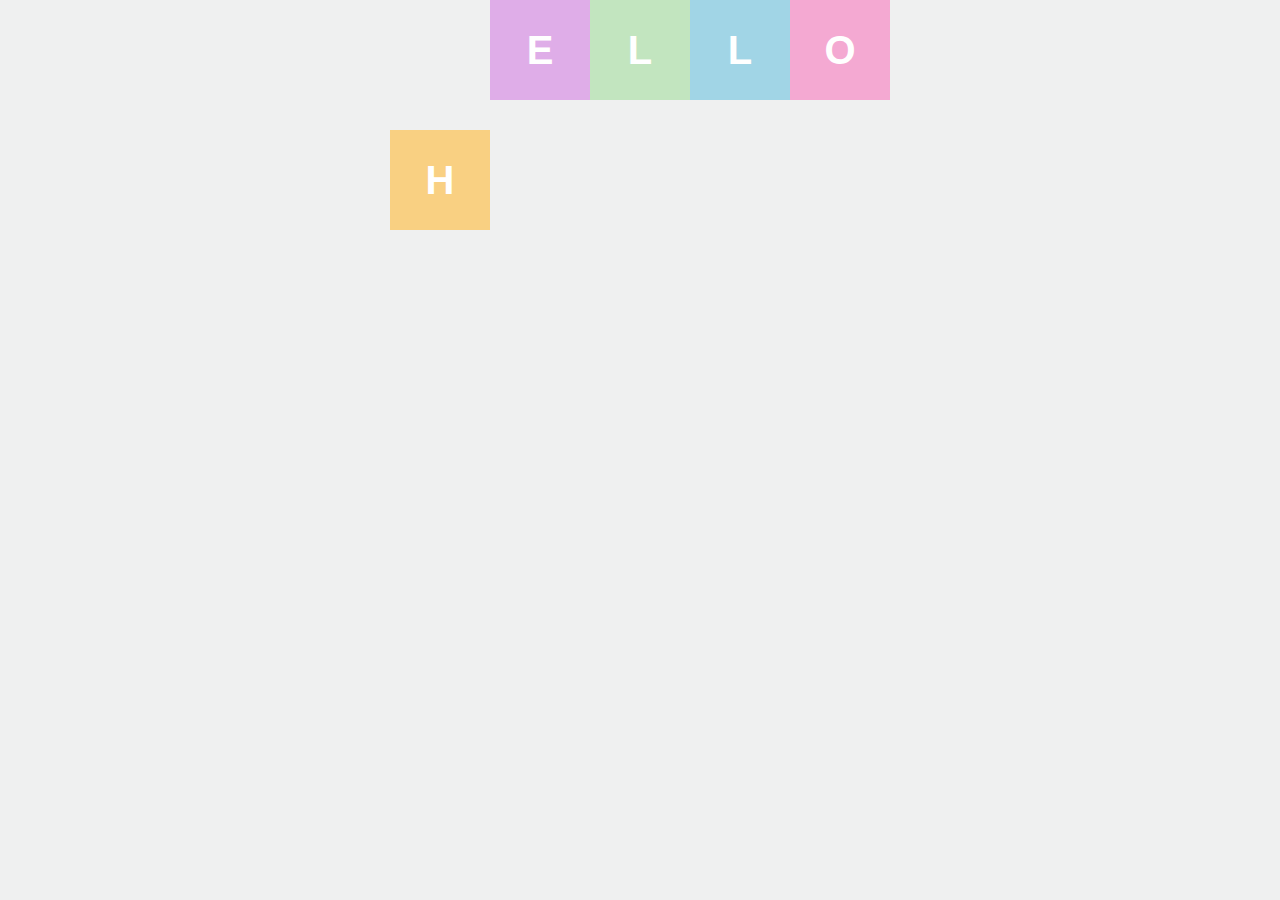
<file: index.html>
<!doctype html>
<html lang="en">
<head>
  <meta charset="UTF-8" />
  <meta name="viewport" content="width=device-width, initial-scale=1.0, user-scalable=no" /><!--禁止缩放-->
  <meta name="apple-mobile-web-app-capable" content="yes" />
  <meta name="apple-mobile-web-app-status-bar-style" content="black" />
  <title>Ym-homepage</title>
  <link rel="shortcut icon" href="images/favicon.ico" />
  <link type="text/css" href="css/reset.css?v20140317" rel="stylesheet" />
  <link type="text/css" href="css/page.css?v20140317" rel="stylesheet" />
  <!-- html5.js for IE less than 9 -->
  <!--[if lt IE 9]>
    <script src="js/html5.js"></script>
  <![endif]-->
  <!--IE9以下不支持媒体查询-->
  <!--[if lt IE 9]>  
      <script src="js/css3-mediaqueries.js"></script> 
  <![endif]-->  
</head>
<body style="height:100%;">
  <div class="loading">
    <p>我在努力加载ing╮(╯▽╰)╭ <img src="images/loading.gif" alt="加载符" height="31" width="31" /></p>
  </div>
  <div class="returnBtn dn"></div><!--返回顶部按钮-->
  
  <!--动画模块-->
  <article class="container dn">
    <span class="animElem1">H</span> <!--动画元素-->
    <span class="animElem2">E</span>
    <span class="animElem3">L</span>
    <span class="animElem4">L</span>
    <span class="animElem5">O</span>

    <section class="hello"> <!--hello 模块-->
      <ul class="clearfix">
        <!--
        <li class="item1">H</li>
        <li class="item2">E</li>
        <li class="item3">L</li>
        <li class="item4">L</li>
        <li class="item5">O</li>-->
      </ul>
      <h3 class="dn">My name is</h3>
      <p class="clearfix"><strong class="hcy dn">岳蒙</strong></p>
      <div class="nextBtn dn"><a href="../about">next</a></div>
    </section>
  </article>

  <footer class="footer dn">
    <p>谢谢浏览~</p>
  </footer>

  <script type="text/javascript" src="js/jquery.js"></script>
  <script type="text/javascript" src="js/index.js?v20140317"></script>   
</body>
</html>
</file>
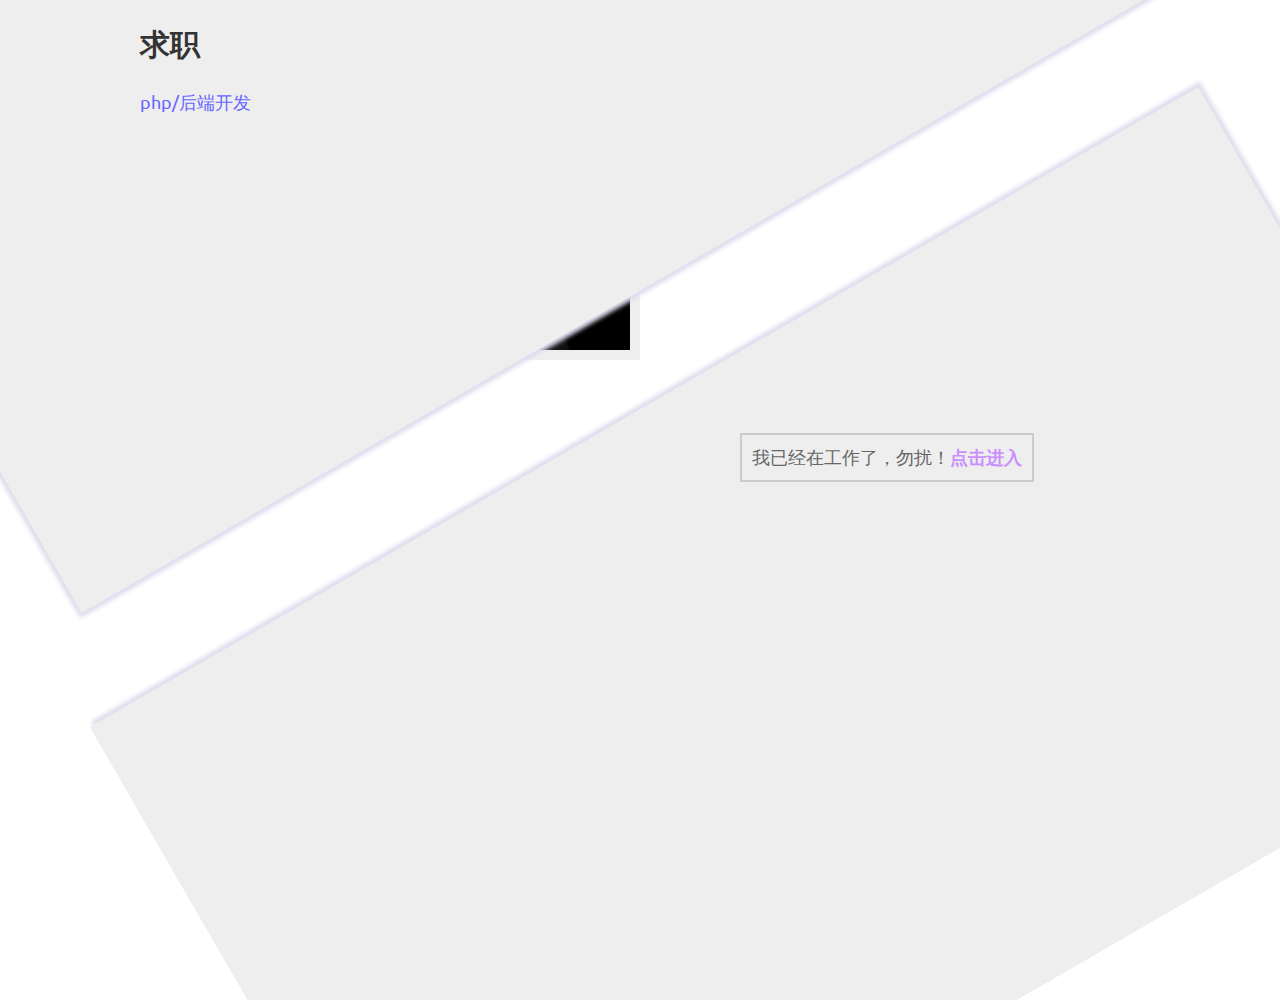
<file: about/index.html>
<!doctype html>
<html lang="en">
<head>
	<meta charset="UTF-8">
	<title>岳蒙的个人简历</title>
	<link href='http://fonts.googleapis.com/css?family=Ubuntu' rel='stylesheet' type='text/css'>
	<link rel="stylesheet" href="./css/main.css">
</head>
<body>
	<nav>
		<ul>
			<li><a href="#home" class="current">H<span>ome</span></a></li>
			<li><a href="#skill">S<span>kill</span></a></li>
			<li><a href="#about">A<span>bout</span></a></li>
			<li><a href="#contact">C<span>ontact</span></a></li>
		</ul>
	</nav>
	<section id="cover">
		<div class="mask" id="mask1"></div>
		<div class="mask" id="mask2"></div>
		<div class="content">
			<h2>求职</h2>
			<p>php/后端开发</p>
			<p id="open">我已经在工作了，勿扰！<b>点击进入</b></p>
		</div>
	</section>
	<section id="home">
		<div class="content">
			<img id="avatar" src="./img/avatar.png" alt="" width="200" height="200">
			<div id="info1">
				<p>来自 江西·南昌</p>
				<p>年龄 25岁（89 年）</p>
				<p>广东科学技术学院 10 级[<b>已毕业</b>]</p>
				<p>工作年限[<b>4年</b>]</p>
				<h2>我开源的项目：</h2>
				<hr>
				<p>微信主动推送消息项目[<b>https://github.com/ym1623/node_wx</b>]</p>
				<p>php自动生成文档项目 [<b>https://github.com/ym1623/codeigniter_apidoc</b>]</p>
			</div>
			<div class="float-clear"></div>
			<div id="info2" class="bg-icon">岳蒙</div>
			<div id="info3">
				<p>软件工程专业</p>
				<p>爱好 Coding、Game、Basketball</p>
				<p>微博 <a href="http://weibo.com/u/2202165957" target="_blank">新浪</a></p>
			</div>
		</div>
	</section>
	<section id="skill">
		<div class="content">
			<p class="page-title">&lt;skill&gt;</p>
			<div class="cols">
				<div class="col1">
					<h2>技能</h2>
				</div>
				<div class="col2">
					<table>
						<tr>
							<th>&nbsp;</th>
							<th>了解</th>
							<th>熟悉</th>
							<th>精通</th>
							<th>神级</th>
						</tr>
						<tr>
							<td>PHP</td>
							<td colspan="4"><div><span style="width:200px; background-color: #666798;"></span></div></td>
						</tr>
						<tr>
							<td>nodejs</td>
							<td colspan="4"><div><span style="width:180px; background-color: #71B75C;"></span></div></td>
						</tr>
						<tr>
							<td>jQuery</td>
							<td colspan="4"><div><span style="width:134px; background-color: #77D0F5;"></span></div></td>
						</tr>
						<tr>
							<td>HTML</td>
							<td colspan="4"><div><span style="width:184px; background-color: #00BBFE;"></span></div></td>
						</tr>
						<tr>
							<td>CSS</td>
							<td colspan="4"><div><span style="width:200px; background-color: #00BD00;"></span></div></td>
						</tr>
						<tr>
							<td>JavaScript</td>
							<td colspan="4"><div><span style="width:114px; background-color: #AAA;"></span></div></td>
						</tr>
						<tr>
							<td>手写代码</td>
							<td colspan="4"><div><span style="width:200px; background-color: #00A9FF;"></span></div></td>
						</tr>
						<tr>
							<td>Linux</td>
							<td colspan="4"><div><span style="width:95px; background-color: #87D03E;"></span></div></td>
						</tr>
					</table>
					<table>
						<tr>
							<th>&nbsp;</th>
							<th>了解</th>
							<th>熟悉</th>
							<th>精通</th>
							<th>神级</th>
						</tr>
						<tr>
							<td>MySQL</td>
							<td colspan="4"><div><span style="width:200px; background-color: #00A9FF;"></span></div></td>
						</tr>
						<tr>
							<td>Mongodb</td>
							<td colspan="4"><div><span style="width:90px; background-color: #87D03E;"></span></div></td>
						</tr>
						<tr>
							<td>Redis</td>
							<td colspan="4"><div><span style="width:112px; background-color: #87D03E;"></span></div></td>
						</tr>
						<tr>
							<td>Memcached</td>
							<td colspan="4"><div><span style="width:132px; background-color: #87D03E;"></span></div></td>
						</tr>
						<tr>
							<td>tokyotrant</td>
							<td colspan="4"><div><span style="width:58px; background-color: #87D03E;"></span></div></td>
						</tr>
					</table>
				</div>
				<div class="col3">
					<section>
						<h3>php后端开发</h3>
						<p>精通PHP基于RestFul API开发</p>
						<p>精通PHP OOP、MV*开发</p>
						<p>有二次开发codeigniter, Shopex, ecmall, drupal经验</p>
						<p>熟悉PHP加速 xcache、eaccelerator、APC </p>
						<p>熟悉memcached、tokyotyrant、varnish等缓存</p>
						<p>熟悉 pyrocms, smarty及相关类库开发</p>
						<p>熟悉  nodejs+Backbone.js+undersorce.js+socket.io </p>
						<p>熟悉Linux命令，熟悉Linux环境下编程</p>
						<p>有大数据采集分析经验，熟悉solr搜索引擎，
							在后台开发过大型API接口（手机端和Web端）</p>
					</section>
					<section>
						<h3>前端掌握技能</h3>
						<p>深入了解过 Bootstrap</p>
						<p>100% 手写代码（正在使用 e+SublimeText2+Vim）</p>
						<p>熟悉 Linux 开发环境和基本应用</p>
						<p>熟悉javascript 框架（Backbone, JQuery）Ajax, xajax,javascript(JQuery,extjs),XML</p>
					</section>
<!-- 					<section>
						<h3>近期目标</h3>
						<p>学习分布式部署及应用</p>
						<p>深入学习python, shell</p>
						<p>学习Larveal</p>
					</section> -->
				</div>
				<div class="float-clear"></div>
			</div>
			<p class="page-title">&lt;skill/&gt;</p>
		</div>
	</section>
	<section id="about">
		<div class="content">
			<p class="page-title">&lt;about&gt;</p>
			<div class="rows">
				<div class="row1">
					<h2>个人</h2>
					<section>
						<h3>经历</h3>
						<p>历任：</p>
						<p>软件工程师</p>
						<p>进行相关高尔夫运营管理软件，练习场系统，餐饮系统及各类网站的开发，数据挖掘，基于restful api标准的接口开发,solr搜索引擎部署，电子商务（B2C,O2O,C2C）二次开发</p>
						<p>出差去过辽宁（沈阳，大连，营口），北京，广西桂林进行培训工作</p>
						<p>带领过3人小团队进行协作开发</p>
					</section>
					<section>
						<h3>经验</h3>
						<p>亿威集团珠海赢众有限公司[<b>2010-07-28 至 2011-01-10</b>]</p>
						<p>进行相关高尔夫运营管理软件，练习场系统，餐饮系统及各类网站的开发</p>
						<p>珠海易研科技有限公司[<b>2011-04-01 至 2013-04-01</b>]</p>
						<p>负责后台api开发及采集程序开发.
采集：（视频，新闻，报刊，杂志，论坛，博客，Facebook, 微博，海外中文媒体及其他专题采集等等）
</p>
						<p>后台API: Nodejs+express+oauth2 RestFul Api</p>
						<p>广东爱婴岛儿童百货有限公司[<b>2013-04-28 至 2014-11-01</b>]</p>
						<p>电子商务O2O(对shopex后台进行二次开发，对商城前台进行改版.) www.baby.com.cn</p>
						<p>电子商务C2C Ecmall二次开发(七彩高原网)  http://www.7cgy.com</p>
						<p>CRM客户关系管理系统 http://crm.7cgy.com</p>
					</section>
					<section>
						<h3>其他开发项目：</h3>
						<p>http://www.dpmacao.org[<b>商議式民意調查</b>]</p>
						<p>http://202.175.189.115/ers_survey/home/public/#survey[<b>ERS调查系统</b>]</p>
						<p>http://apira2012.macaointernetproject.net[<b>亚太地区互联网研究联盟</b>]</p>
						<p>http://ecjob.e-research-solutions.com[<b>Ecjob调查人员考勤系统</b>]</p>
						<p>http://www.e-research-solutions.com[<b>易研方案官网</b>]</p>
						<p>http://kpop.e-research-solutions.com[<b>KPOP信息平台</b>]</p>
						<p>http://www.macaointernetproject.net[<b>澳门互联网计划</b>]</p>
						<p>http://im.e-research-solutions.com[<b>澳门大学图书室</b>]</p>
						<p>http://ecomm.e-research-solutions.com[<b>易研传播平台</b>]</p>
						<p>http://eaccount.e-research-solutions.com[<b>用户管理系统</b>]</p>
					</section>
					<section>
						<h3>自我评价</h3>
						<p>喜欢geek. 对待同事和工作总结的一句话：互动，分享，承担</p>
						<p>爱学习，经常探索新的技术和工具</p>
						<p>喜欢交流和分享（常用名 ym1623)</p>
						<p>github地址: https://github.com/ym1623</p>
						<p>nodejs中文社区 地址：http://cnodejs.org/user/ym1623</p>
					</section>
					<div class="float-clear"></div>
				</div>
				<div class="row2">
					<section>
						<h3>期望公司</h3>
						<p>php后端开发工程师</p>
						<p>php技术/项目经理</p>
					</section>
					<div class="float-clear"></div>
				</div>
			</div>
			<p class="page-title">&lt;about/&gt;</p>
		</div>
	</section>
	<section id="contact">
		<h3>Contact me</h3>
		<ul>
			<li class="bg-icon weibo"><a href="http://weibo.com/ym1623" target="_blank">ym1623</a></li>
			<li class="bg-icon github"><a href="https://github.com/ym1623" target="_blank">ym1623</a></li>
			<li class="bg-icon email">i removed it</li>
			<li class="bg-icon phone">i removed it</li>
		</ul>
	</section>
	<script src="./js/h.js"></script>
	<script src="./js/main.js"></script>
	<script>
	  (function(i,s,o,g,r,a,m){i['GoogleAnalyticsObject']=r;i[r]=i[r]||function(){
	  (i[r].q=i[r].q||[]).push(arguments)},i[r].l=1*new Date();a=s.createElement(o),
	  m=s.getElementsByTagName(o)[0];a.async=1;a.src=g;m.parentNode.insertBefore(a,m)
	  })(window,document,'script','//www.google-analytics.com/analytics.js','ga');

	  ga('create', 'UA-34091460-1', 'ym1623.github.io');
	  ga('send', 'pageview');

	</script>
</body>
</html>
</file>
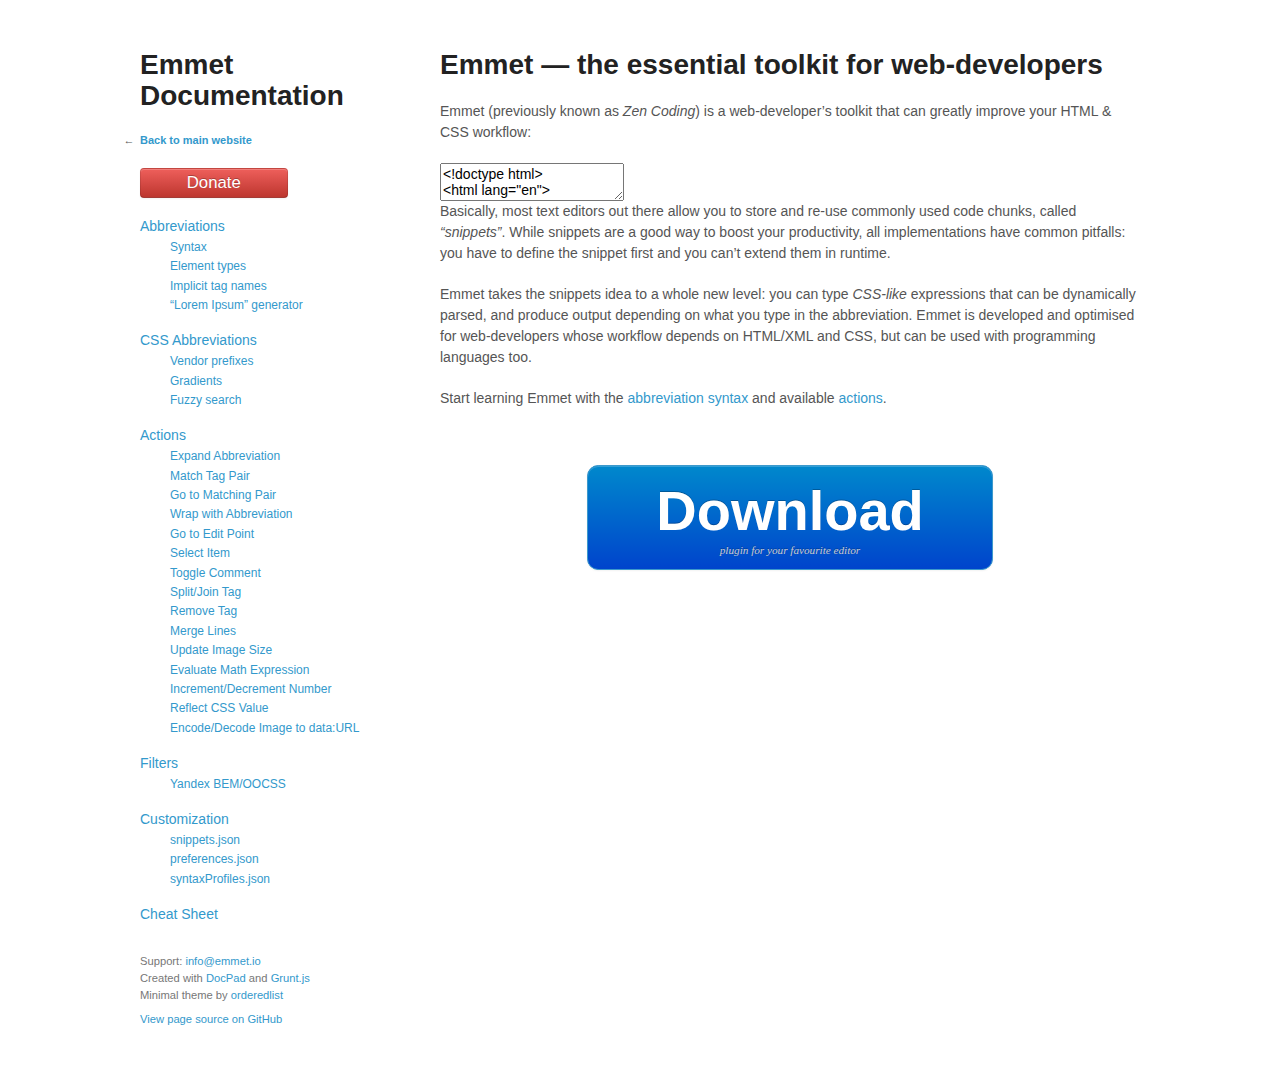
<file: docs.emmet.io/index.html>
<!doctype html>
<!--[if lt IE 7]>      <html class="no-js lt-ie10 lt-ie9 lt-ie8 lt-ie7"> <![endif]-->
<!--[if IE 7]>         <html class="no-js lt-ie10 lt-ie9 lt-ie8"> <![endif]-->
<!--[if IE 8]>         <html class="no-js lt-ie10 lt-ie9"> <![endif]-->
<!--[if IE 9]>         <html class="no-js lt-ie10"> <![endif]-->
<!--[if gt IE 8]><!--> <html class="no-js"> <!--<![endif]-->
<head>
<meta charset="utf-8" />
<meta http-equiv="X-UA-Compatible" content="chrome=1" />
<title>Emmet Documentation</title>
<link rel="shortcut icon" href="favicon.ico" />

<link rel="stylesheet" href="20130511182733/c/main.css" />

<script>document.write('<script src="http://docs.emmet.io/j/'&#32;+&#32;('__proto__'&#32;in&#32;{}&#32;?&#32;'zepto.min'&#32;:&#32;'jquery-1.8.2.min')&#32;+&#32;'.js"><\/script>')</script>

<script src="20130428175712/j/movie.js"></script>

<script src="20130428175712/j/main.js"></script>

<meta name="viewport" content="width=device-width, initial-scale=1, user-scalable=no" />
<!--[if lt IE 9]>
<script src="//html5shiv.googlecode.com/svn/trunk/html5.js"></script>
<![endif]-->
</head>
<body>
	<div class="wrapper">
		<header class="page-header">
			<h1 class="site-title">
			
				Emmet Documentation
			
			</h1>
			<p class="back-to-main"><a href="http://emmet.io">Back to main website</a></p>
			<p class="donate"><a href="http://emmet.io/donate/" class="btn btn-danger">Donate</a></p>
			<nav>
				

<ul class="nav">
	
		<li class="nav__item">
			
				<a href="abbreviations/index.html">Abbreviations</a>
			
			
				
<ul class="nav">
	
		<li class="nav__item">
			
				<a href="abbreviations/syntax/index.html">Syntax</a>
			
			
		</li>
	
		<li class="nav__item">
			
				<a href="abbreviations/types/index.html">Element types</a>
			
			
		</li>
	
		<li class="nav__item">
			
				<a href="abbreviations/implicit-names/index.html">Implicit tag names</a>
			
			
		</li>
	
		<li class="nav__item">
			
				<a href="abbreviations/lorem-ipsum/index.html">“Lorem Ipsum” generator</a>
			
			
		</li>
	
</ul>	

			
		</li>
	
		<li class="nav__item">
			
				<a href="css-abbreviations/index.html">CSS Abbreviations</a>
			
			
				
<ul class="nav">
	
		<li class="nav__item">
			
				<a href="css-abbreviations/vendor-prefixes/index.html">Vendor prefixes</a>
			
			
		</li>
	
		<li class="nav__item">
			
				<a href="css-abbreviations/gradients/index.html">Gradients</a>
			
			
		</li>
	
		<li class="nav__item">
			
				<a href="css-abbreviations/fuzzy-search/index.html">Fuzzy search</a>
			
			
		</li>
	
</ul>	

			
		</li>
	
		<li class="nav__item">
			
				<a href="actions/index.html">Actions</a>
			
			
				
<ul class="nav">
	
		<li class="nav__item">
			
				<a href="actions/expand-abbreviation/index.html">Expand Abbreviation</a>
			
			
		</li>
	
		<li class="nav__item">
			
				<a href="actions/match-pair/index.html">Match Tag Pair</a>
			
			
		</li>
	
		<li class="nav__item">
			
				<a href="actions/go-to-pair/index.html">Go to Matching Pair</a>
			
			
		</li>
	
		<li class="nav__item">
			
				<a href="actions/wrap-with-abbreviation/index.html">Wrap with Abbreviation</a>
			
			
		</li>
	
		<li class="nav__item">
			
				<a href="actions/go-to-edit-point/index.html">Go to Edit Point</a>
			
			
		</li>
	
		<li class="nav__item">
			
				<a href="actions/select-item/index.html">Select Item</a>
			
			
		</li>
	
		<li class="nav__item">
			
				<a href="actions/toggle-comment/index.html">Toggle Comment</a>
			
			
		</li>
	
		<li class="nav__item">
			
				<a href="actions/split-join-tag/index.html">Split/Join Tag</a>
			
			
		</li>
	
		<li class="nav__item">
			
				<a href="actions/remove-tag/index.html">Remove Tag</a>
			
			
		</li>
	
		<li class="nav__item">
			
				<a href="actions/merge-lines/index.html">Merge Lines</a>
			
			
		</li>
	
		<li class="nav__item">
			
				<a href="actions/update-image-size/index.html">Update Image Size</a>
			
			
		</li>
	
		<li class="nav__item">
			
				<a href="actions/evaluate-math/index.html">Evaluate Math Expression</a>
			
			
		</li>
	
		<li class="nav__item">
			
				<a href="actions/inc-dec-number/index.html">Increment/Decrement Number</a>
			
			
		</li>
	
		<li class="nav__item">
			
				<a href="actions/reflect-css-value/index.html">Reflect CSS Value</a>
			
			
		</li>
	
		<li class="nav__item">
			
				<a href="actions/base64/index.html">Encode/Decode Image to data:URL</a>
			
			
		</li>
	
</ul>	

			
		</li>
	
		<li class="nav__item">
			
				<a href="filters/index.html">Filters</a>
			
			
				
<ul class="nav">
	
		<li class="nav__item">
			
				<a href="filters/bem/index.html">Yandex BEM/OOCSS</a>
			
			
		</li>
	
</ul>	

			
		</li>
	
		<li class="nav__item">
			
				<a href="customization/index.html">Customization</a>
			
			
				
<ul class="nav">
	
		<li class="nav__item">
			
				<a href="customization/snippets/index.html">snippets.json</a>
			
			
		</li>
	
		<li class="nav__item">
			
				<a href="customization/preferences/index.html">preferences.json</a>
			
			
		</li>
	
		<li class="nav__item">
			
				<a href="customization/syntax-profiles/index.html">syntaxProfiles.json</a>
			
			
		</li>
	
</ul>	

			
		</li>
	
		<li class="nav__item">
			
				<a href="cheat-sheet/index.html">Cheat Sheet</a>
			
			
		</li>
	
</ul>	

			</nav>
		</header>
		<section class="page-content">
			<h1><a name="emmet--the-essential-toolkit-for-web-developers" href="index.html#emmet--the-essential-toolkit-for-web-developers" class="anchor"></a>Emmet — the essential toolkit for web-developers</h1>
<p>Emmet (previously known as <em>Zen Coding</em>) is a web-developer’s toolkit that can greatly improve your HTML &amp; CSS workflow:</p>
<textarea class="movie-def">
&lt;!doctype html&gt;
&lt;html lang=&quot;en&quot;&gt;
&lt;head&gt;
    &lt;title&gt;Demo&lt;/title&gt;
&lt;/head&gt;
&lt;body&gt;
    |
&lt;/body&gt;
&lt;/html&gt;
~~~
tooltip: Type CSS-like abbreviation
type: ul#nav&gt;li.item$*4&gt;a{Item $}
wait: 1000
tooltip: Run “Expand Abbreviation” action to expand it into HTML ::: “Expand Abbreviation” (Tab key)
wait: 600
run: emmet.expand_abbreviation
wait: 1000
tooltip: Traverse between important code points with “Next/Previous Edit Point” action ::: “Next Edit Point” (Ctrl-Alt-→) <br> “Previous Edit Point” (Ctrl-Alt-←)
wait: 1000
run: {command: &#39;emmet.next_edit_point&#39;, times: 7}
wait: 1000
tooltip: Select tags with “Match Tag Pair” action ::: “Match Pair” (Cmd-D)
run: {command: &#39;emmet.match_pair_outward&#39;, times: 3}
wait: 1000
moveTo: 102
tooltip: Select important parts with “Select Next/Previous Item” action ::: “Select Next Item” (Shift-Cmd-.) <br> “Select Previous Item” (Shift-Cmd-,)
run: {command: &#39;emmet.select_next_item&#39;, times: 7, beforeDelay: 300}
wait: 2000
moveTo: 95
wait: 1000
tooltip: Quickly comment full tag with “Toggle Comment” action ::: “Toggle Comment” (Cmd-/)
run: {command: &#39;emmet.toggle_comment&#39;, times: 2, beforeDelay: 1000}
</textarea>

<p>Basically, most text editors out there allow you to store and re-use commonly used code chunks, called <em>“snippets”</em>. While snippets are a good way to boost your productivity, all implementations have common pitfalls: you have to define the snippet first and you can’t extend them in runtime.</p>
<p>Emmet takes the snippets idea to a whole new level: you can type <em>CSS-like</em> expressions that can be dynamically parsed, and produce output depending on what you type in the abbreviation. Emmet is developed and optimised for web-developers whose workflow depends on HTML/XML and CSS, but can be used with programming languages too. </p>
<p>Start learning Emmet with the <a href="abbreviations/index.html">abbreviation syntax</a> and available <a href="actions/index.html">actions</a>.</p>
<p><a href="http://emmet.io/download/" class="btn btn-primary download-main">Download <span class="download-main__comment">plugin for your favourite editor</span></a></p>

		</section>
		<div class="clear"></div>
		<footer class="page-footer">
			<p class="small-text">Support: <a href="mailto:info@emmet.io">info@emmet.io</a><br />Created with <a href="https://github.com/bevry/docpad">DocPad</a> and <a href="http://gruntjs.com">Grunt.js</a><br />Minimal theme by <a href="https://github.com/orderedlist/minimal">orderedlist</a></p>
			<p class="small-text"><a href="https://github.com/emmetio/emmet-docs/tree/master/src/documents/index.html.md">View page source on GitHub</a></p>
		</footer>
	</div>
	
<script>
  var _gaq = _gaq || [];
  _gaq.push(['_setAccount', 'UA-4523560-5']);
  _gaq.push(['_trackPageview']);

  (function() {
    var ga = document.createElement('script'); ga.type = 'text/javascript'; ga.async = true;
    ga.src = ('https:' == document.location.protocol ? 'https://ssl' : 'http://www') + '.google-analytics.com/ga.js';
    var s = document.getElementsByTagName('script')[0]; s.parentNode.insertBefore(ga, s);
  })();
</script>
</body>
</html>
</file>
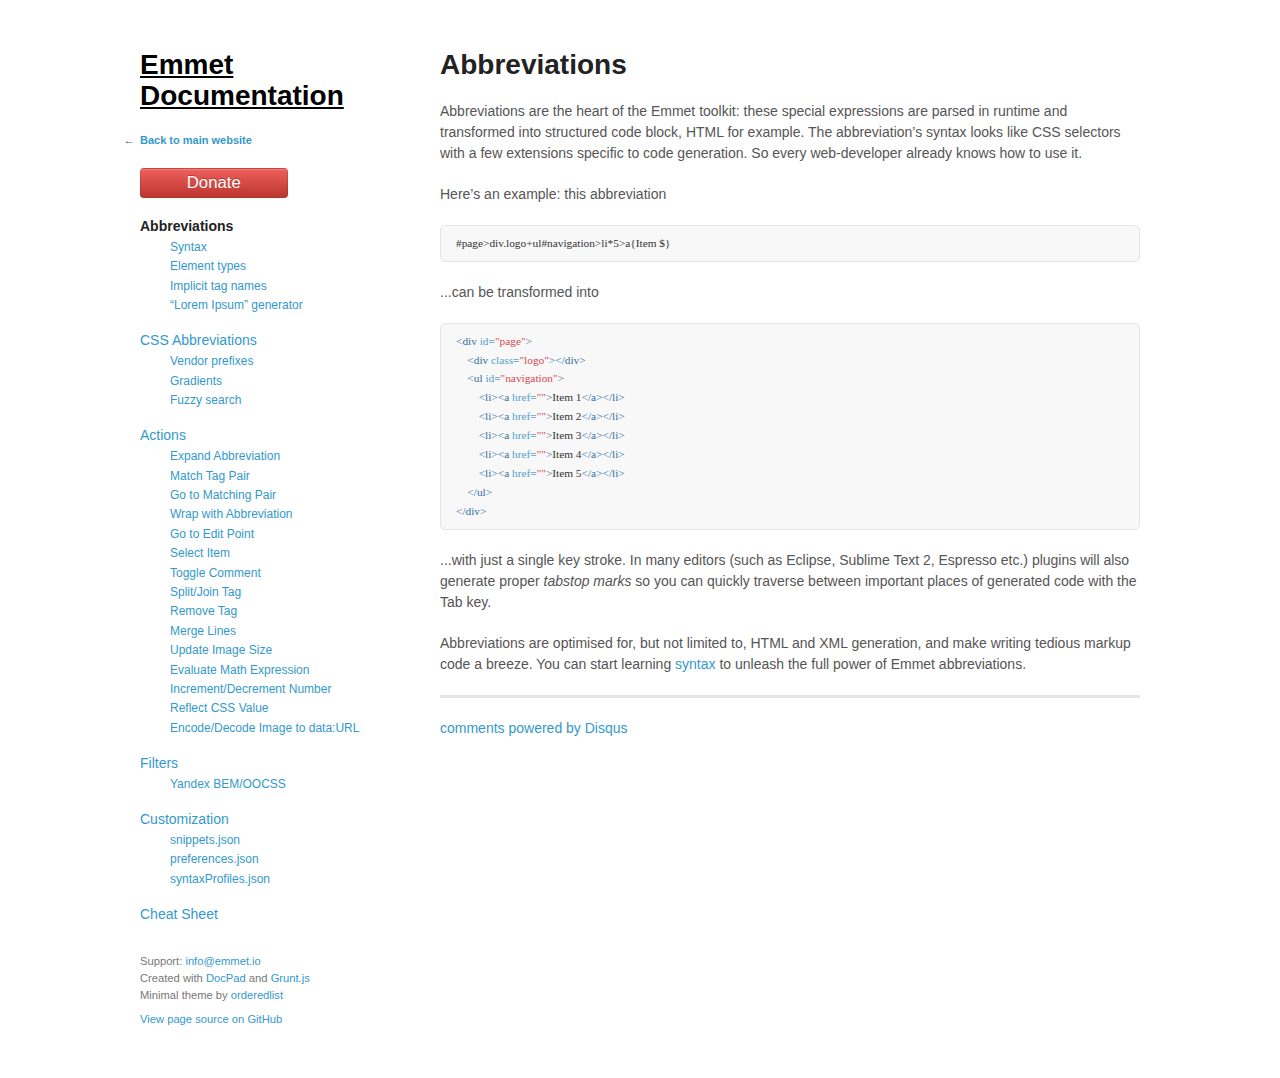
<file: docs.emmet.io/abbreviations/index.html>
<!doctype html>
<!--[if lt IE 7]>      <html class="no-js lt-ie10 lt-ie9 lt-ie8 lt-ie7"> <![endif]-->
<!--[if IE 7]>         <html class="no-js lt-ie10 lt-ie9 lt-ie8"> <![endif]-->
<!--[if IE 8]>         <html class="no-js lt-ie10 lt-ie9"> <![endif]-->
<!--[if IE 9]>         <html class="no-js lt-ie10"> <![endif]-->
<!--[if gt IE 8]><!--> <html class="no-js"> <!--<![endif]-->
<head>
<meta charset="utf-8" />
<meta http-equiv="X-UA-Compatible" content="chrome=1" />
<title>Abbreviations</title>
<link rel="shortcut icon" href="../favicon.ico" />

<link rel="stylesheet" href="../20130511182733/c/main.css" />

<script>document.write('<script src="http://docs.emmet.io/j/'&#32;+&#32;('__proto__'&#32;in&#32;{}&#32;?&#32;'zepto.min'&#32;:&#32;'jquery-1.8.2.min')&#32;+&#32;'.js"><\/script>')</script>

<script src="../20130428175712/j/movie.js"></script>

<script src="../20130428175712/j/main.js"></script>

<meta name="viewport" content="width=device-width, initial-scale=1, user-scalable=no" />
<!--[if lt IE 9]>
<script src="//html5shiv.googlecode.com/svn/trunk/html5.js"></script>
<![endif]-->
</head>
<body>
	<div class="wrapper">
		<header class="page-header">
			<h1 class="site-title">
				
				<a href="../index.html">Emmet Documentation</a>
			
			</h1>
			<p class="back-to-main"><a href="http://emmet.io">Back to main website</a></p>
			<p class="donate"><a href="http://emmet.io/donate/" class="btn btn-danger">Donate</a></p>
			<nav>
				

<ul class="nav">
	
		<li class="nav__item nav__item_selected">
			
				<strong>Abbreviations</strong>
			
			
				
<ul class="nav">
	
		<li class="nav__item">
			
				<a href="syntax/index.html">Syntax</a>
			
			
		</li>
	
		<li class="nav__item">
			
				<a href="types/index.html">Element types</a>
			
			
		</li>
	
		<li class="nav__item">
			
				<a href="implicit-names/index.html">Implicit tag names</a>
			
			
		</li>
	
		<li class="nav__item">
			
				<a href="lorem-ipsum/index.html">“Lorem Ipsum” generator</a>
			
			
		</li>
	
</ul>	

			
		</li>
	
		<li class="nav__item">
			
				<a href="../css-abbreviations/index.html">CSS Abbreviations</a>
			
			
				
<ul class="nav">
	
		<li class="nav__item">
			
				<a href="../css-abbreviations/vendor-prefixes/index.html">Vendor prefixes</a>
			
			
		</li>
	
		<li class="nav__item">
			
				<a href="../css-abbreviations/gradients/index.html">Gradients</a>
			
			
		</li>
	
		<li class="nav__item">
			
				<a href="../css-abbreviations/fuzzy-search/index.html">Fuzzy search</a>
			
			
		</li>
	
</ul>	

			
		</li>
	
		<li class="nav__item">
			
				<a href="../actions/index.html">Actions</a>
			
			
				
<ul class="nav">
	
		<li class="nav__item">
			
				<a href="../actions/expand-abbreviation/index.html">Expand Abbreviation</a>
			
			
		</li>
	
		<li class="nav__item">
			
				<a href="../actions/match-pair/index.html">Match Tag Pair</a>
			
			
		</li>
	
		<li class="nav__item">
			
				<a href="../actions/go-to-pair/index.html">Go to Matching Pair</a>
			
			
		</li>
	
		<li class="nav__item">
			
				<a href="../actions/wrap-with-abbreviation/index.html">Wrap with Abbreviation</a>
			
			
		</li>
	
		<li class="nav__item">
			
				<a href="../actions/go-to-edit-point/index.html">Go to Edit Point</a>
			
			
		</li>
	
		<li class="nav__item">
			
				<a href="../actions/select-item/index.html">Select Item</a>
			
			
		</li>
	
		<li class="nav__item">
			
				<a href="../actions/toggle-comment/index.html">Toggle Comment</a>
			
			
		</li>
	
		<li class="nav__item">
			
				<a href="../actions/split-join-tag/index.html">Split/Join Tag</a>
			
			
		</li>
	
		<li class="nav__item">
			
				<a href="../actions/remove-tag/index.html">Remove Tag</a>
			
			
		</li>
	
		<li class="nav__item">
			
				<a href="../actions/merge-lines/index.html">Merge Lines</a>
			
			
		</li>
	
		<li class="nav__item">
			
				<a href="../actions/update-image-size/index.html">Update Image Size</a>
			
			
		</li>
	
		<li class="nav__item">
			
				<a href="../actions/evaluate-math/index.html">Evaluate Math Expression</a>
			
			
		</li>
	
		<li class="nav__item">
			
				<a href="../actions/inc-dec-number/index.html">Increment/Decrement Number</a>
			
			
		</li>
	
		<li class="nav__item">
			
				<a href="../actions/reflect-css-value/index.html">Reflect CSS Value</a>
			
			
		</li>
	
		<li class="nav__item">
			
				<a href="../actions/base64/index.html">Encode/Decode Image to data:URL</a>
			
			
		</li>
	
</ul>	

			
		</li>
	
		<li class="nav__item">
			
				<a href="../filters/index.html">Filters</a>
			
			
				
<ul class="nav">
	
		<li class="nav__item">
			
				<a href="../filters/bem/index.html">Yandex BEM/OOCSS</a>
			
			
		</li>
	
</ul>	

			
		</li>
	
		<li class="nav__item">
			
				<a href="../customization/index.html">Customization</a>
			
			
				
<ul class="nav">
	
		<li class="nav__item">
			
				<a href="../customization/snippets/index.html">snippets.json</a>
			
			
		</li>
	
		<li class="nav__item">
			
				<a href="../customization/preferences/index.html">preferences.json</a>
			
			
		</li>
	
		<li class="nav__item">
			
				<a href="../customization/syntax-profiles/index.html">syntaxProfiles.json</a>
			
			
		</li>
	
</ul>	

			
		</li>
	
		<li class="nav__item">
			
				<a href="../cheat-sheet/index.html">Cheat Sheet</a>
			
			
		</li>
	
</ul>	

			</nav>
		</header>
		<section class="page-content">
			<h1><a name="abbreviations" href="index.html#abbreviations" class="anchor"></a>Abbreviations</h1>
<p>Abbreviations are the heart of the Emmet toolkit: these special expressions are parsed in runtime and transformed into structured code block, HTML for example. The abbreviation’s syntax looks like CSS selectors with a few extensions specific to code generation. So every web-developer already knows how to use it. </p>
<p>Here’s an example: this abbreviation</p>
<pre><code><span class="smalltalk"><span class="symbol">#page</span>>div.logo+ul<span class="symbol">#navigation</span>>li*<span class="number">5</span>>a{<span class="class">Item</span> <span class="char">$}</span></span></code></pre>
<p>...can be transformed into</p>
<pre><code><span class="xml"><span class="tag">&lt;<span class="title">div</span> <span class="attribute">id</span>=<span class="value">"page"</span>></span>
    <span class="tag">&lt;<span class="title">div</span> <span class="attribute">class</span>=<span class="value">"logo"</span>></span><span class="tag">&lt;/<span class="title">div</span>></span>
    <span class="tag">&lt;<span class="title">ul</span> <span class="attribute">id</span>=<span class="value">"navigation"</span>></span>
        <span class="tag">&lt;<span class="title">li</span>></span><span class="tag">&lt;<span class="title">a</span> <span class="attribute">href</span>=<span class="value">""</span>></span>Item 1<span class="tag">&lt;/<span class="title">a</span>></span><span class="tag">&lt;/<span class="title">li</span>></span>
        <span class="tag">&lt;<span class="title">li</span>></span><span class="tag">&lt;<span class="title">a</span> <span class="attribute">href</span>=<span class="value">""</span>></span>Item 2<span class="tag">&lt;/<span class="title">a</span>></span><span class="tag">&lt;/<span class="title">li</span>></span>
        <span class="tag">&lt;<span class="title">li</span>></span><span class="tag">&lt;<span class="title">a</span> <span class="attribute">href</span>=<span class="value">""</span>></span>Item 3<span class="tag">&lt;/<span class="title">a</span>></span><span class="tag">&lt;/<span class="title">li</span>></span>
        <span class="tag">&lt;<span class="title">li</span>></span><span class="tag">&lt;<span class="title">a</span> <span class="attribute">href</span>=<span class="value">""</span>></span>Item 4<span class="tag">&lt;/<span class="title">a</span>></span><span class="tag">&lt;/<span class="title">li</span>></span>
        <span class="tag">&lt;<span class="title">li</span>></span><span class="tag">&lt;<span class="title">a</span> <span class="attribute">href</span>=<span class="value">""</span>></span>Item 5<span class="tag">&lt;/<span class="title">a</span>></span><span class="tag">&lt;/<span class="title">li</span>></span>
    <span class="tag">&lt;/<span class="title">ul</span>></span>
<span class="tag">&lt;/<span class="title">div</span>></span></span></code></pre>
<p>...with    just a single key stroke. In many editors (such as Eclipse, Sublime Text 2, Espresso etc.) plugins will also generate proper <em>tabstop marks</em> so you can quickly traverse between important places of generated code with the Tab key.</p>
<p>Abbreviations are optimised for, but not limited to, HTML and XML generation, and make writing tedious markup code a breeze. You can start learning <a href="syntax/index.html">syntax</a> to unleash the full power of Emmet abbreviations.</p>

<div id="disqus_thread"></div>
<script>
var disqus_shortname = 'emmetdocs';
(function() {
    var dsq = document.createElement('script'); dsq.type = 'text/javascript'; dsq.async = true;
    dsq.src = 'http://' + disqus_shortname + '.disqus.com/embed.js';
    (document.getElementsByTagName('head')[0] || document.getElementsByTagName('body')[0]).appendChild(dsq);
})();
</script>
<noscript>Please enable JavaScript to view the <a href="http://disqus.com/?ref_noscript">comments powered by Disqus.</a></noscript>
<a href="http://disqus.com" class="dsq-brlink">comments powered by <span class="logo-disqus">Disqus</span></a>
		</section>
		<div class="clear"></div>
		<footer class="page-footer">
			<p class="small-text">Support: <a href="mailto:info@emmet.io">info@emmet.io</a><br />Created with <a href="https://github.com/bevry/docpad">DocPad</a> and <a href="http://gruntjs.com">Grunt.js</a><br />Minimal theme by <a href="https://github.com/orderedlist/minimal">orderedlist</a></p>
			<p class="small-text"><a href="https://github.com/emmetio/emmet-docs/tree/master/src/documents/abbreviations/index.html.md">View page source on GitHub</a></p>
		</footer>
	</div>
	
<script>
  var _gaq = _gaq || [];
  _gaq.push(['_setAccount', 'UA-4523560-5']);
  _gaq.push(['_trackPageview']);

  (function() {
    var ga = document.createElement('script'); ga.type = 'text/javascript'; ga.async = true;
    ga.src = ('https:' == document.location.protocol ? 'https://ssl' : 'http://www') + '.google-analytics.com/ga.js';
    var s = document.getElementsByTagName('script')[0]; s.parentNode.insertBefore(ga, s);
  })();
</script>
</body>
</html>
</file>
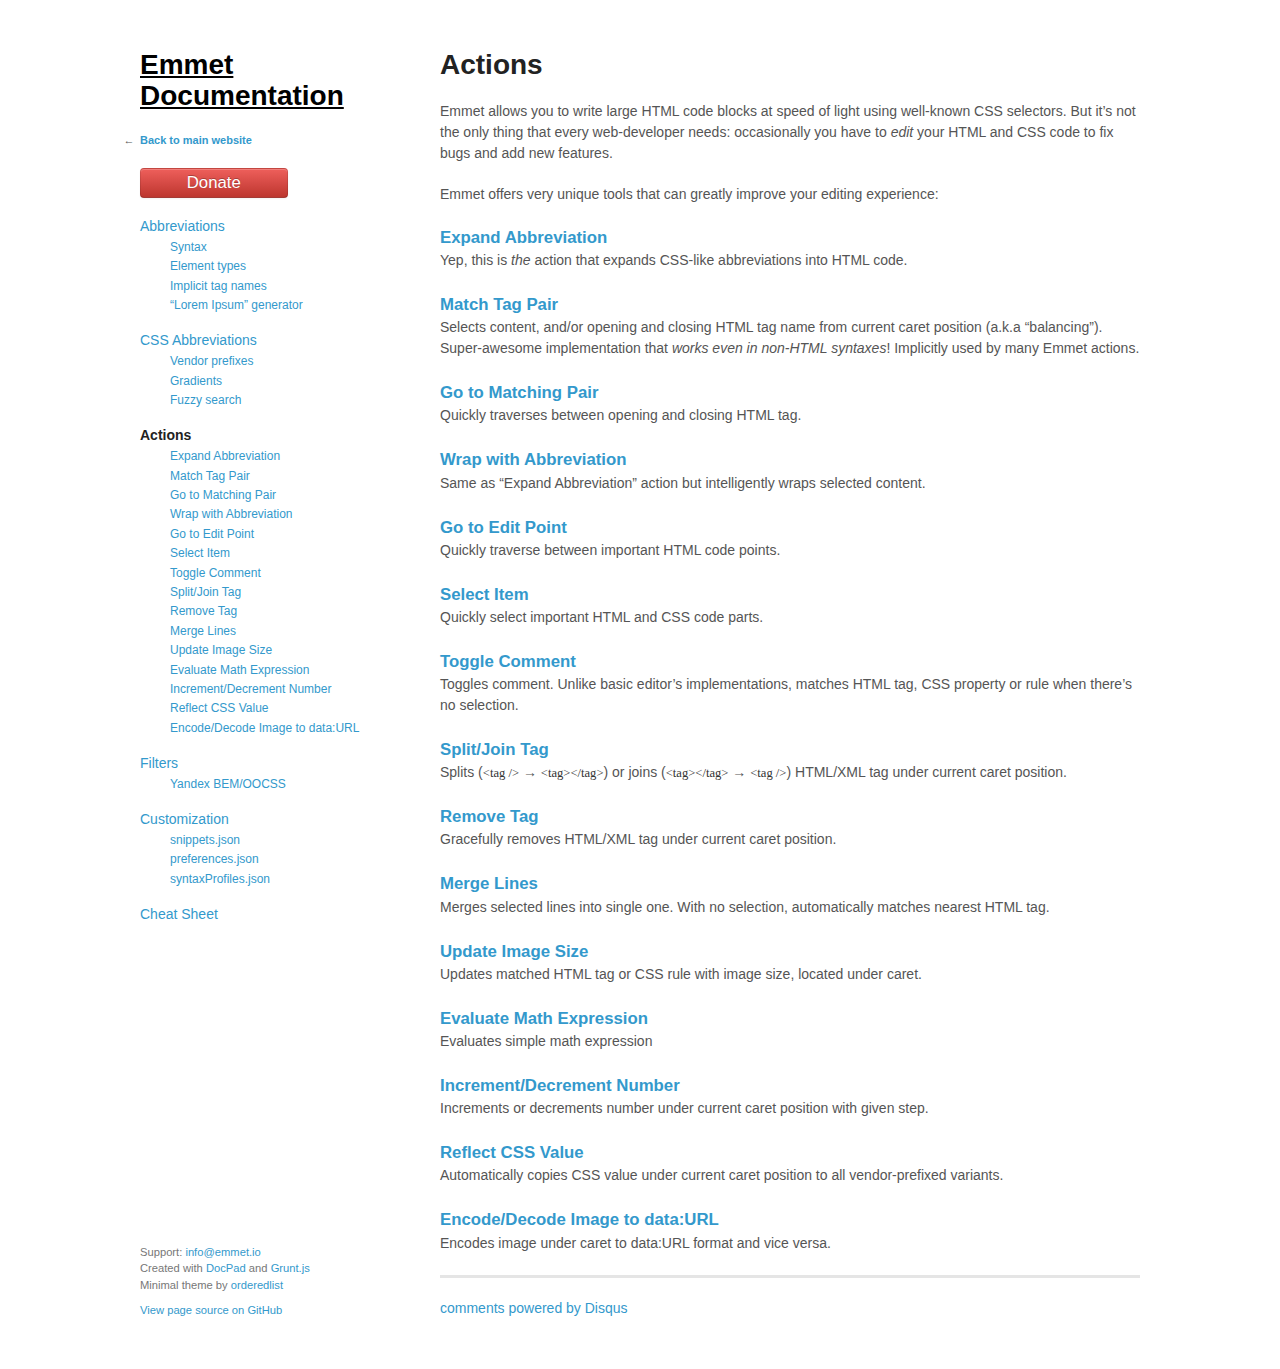
<file: docs.emmet.io/actions/index.html>
<!doctype html>
<!--[if lt IE 7]>      <html class="no-js lt-ie10 lt-ie9 lt-ie8 lt-ie7"> <![endif]-->
<!--[if IE 7]>         <html class="no-js lt-ie10 lt-ie9 lt-ie8"> <![endif]-->
<!--[if IE 8]>         <html class="no-js lt-ie10 lt-ie9"> <![endif]-->
<!--[if IE 9]>         <html class="no-js lt-ie10"> <![endif]-->
<!--[if gt IE 8]><!--> <html class="no-js"> <!--<![endif]-->
<head>
<meta charset="utf-8" />
<meta http-equiv="X-UA-Compatible" content="chrome=1" />
<title>Actions</title>
<link rel="shortcut icon" href="../favicon.ico" />

<link rel="stylesheet" href="../20130511182733/c/main.css" />

<script>document.write('<script src="http://docs.emmet.io/j/'&#32;+&#32;('__proto__'&#32;in&#32;{}&#32;?&#32;'zepto.min'&#32;:&#32;'jquery-1.8.2.min')&#32;+&#32;'.js"><\/script>')</script>

<script src="../20130428175712/j/movie.js"></script>

<script src="../20130428175712/j/main.js"></script>

<meta name="viewport" content="width=device-width, initial-scale=1, user-scalable=no" />
<!--[if lt IE 9]>
<script src="//html5shiv.googlecode.com/svn/trunk/html5.js"></script>
<![endif]-->
</head>
<body>
	<div class="wrapper">
		<header class="page-header">
			<h1 class="site-title">
				
				<a href="../index.html">Emmet Documentation</a>
			
			</h1>
			<p class="back-to-main"><a href="http://emmet.io">Back to main website</a></p>
			<p class="donate"><a href="http://emmet.io/donate/" class="btn btn-danger">Donate</a></p>
			<nav>
				

<ul class="nav">
	
		<li class="nav__item">
			
				<a href="../abbreviations/index.html">Abbreviations</a>
			
			
				
<ul class="nav">
	
		<li class="nav__item">
			
				<a href="../abbreviations/syntax/index.html">Syntax</a>
			
			
		</li>
	
		<li class="nav__item">
			
				<a href="../abbreviations/types/index.html">Element types</a>
			
			
		</li>
	
		<li class="nav__item">
			
				<a href="../abbreviations/implicit-names/index.html">Implicit tag names</a>
			
			
		</li>
	
		<li class="nav__item">
			
				<a href="../abbreviations/lorem-ipsum/index.html">“Lorem Ipsum” generator</a>
			
			
		</li>
	
</ul>	

			
		</li>
	
		<li class="nav__item">
			
				<a href="../css-abbreviations/index.html">CSS Abbreviations</a>
			
			
				
<ul class="nav">
	
		<li class="nav__item">
			
				<a href="../css-abbreviations/vendor-prefixes/index.html">Vendor prefixes</a>
			
			
		</li>
	
		<li class="nav__item">
			
				<a href="../css-abbreviations/gradients/index.html">Gradients</a>
			
			
		</li>
	
		<li class="nav__item">
			
				<a href="../css-abbreviations/fuzzy-search/index.html">Fuzzy search</a>
			
			
		</li>
	
</ul>	

			
		</li>
	
		<li class="nav__item nav__item_selected">
			
				<strong>Actions</strong>
			
			
				
<ul class="nav">
	
		<li class="nav__item">
			
				<a href="expand-abbreviation/index.html">Expand Abbreviation</a>
			
			
		</li>
	
		<li class="nav__item">
			
				<a href="match-pair/index.html">Match Tag Pair</a>
			
			
		</li>
	
		<li class="nav__item">
			
				<a href="go-to-pair/index.html">Go to Matching Pair</a>
			
			
		</li>
	
		<li class="nav__item">
			
				<a href="wrap-with-abbreviation/index.html">Wrap with Abbreviation</a>
			
			
		</li>
	
		<li class="nav__item">
			
				<a href="go-to-edit-point/index.html">Go to Edit Point</a>
			
			
		</li>
	
		<li class="nav__item">
			
				<a href="select-item/index.html">Select Item</a>
			
			
		</li>
	
		<li class="nav__item">
			
				<a href="toggle-comment/index.html">Toggle Comment</a>
			
			
		</li>
	
		<li class="nav__item">
			
				<a href="split-join-tag/index.html">Split/Join Tag</a>
			
			
		</li>
	
		<li class="nav__item">
			
				<a href="remove-tag/index.html">Remove Tag</a>
			
			
		</li>
	
		<li class="nav__item">
			
				<a href="merge-lines/index.html">Merge Lines</a>
			
			
		</li>
	
		<li class="nav__item">
			
				<a href="update-image-size/index.html">Update Image Size</a>
			
			
		</li>
	
		<li class="nav__item">
			
				<a href="evaluate-math/index.html">Evaluate Math Expression</a>
			
			
		</li>
	
		<li class="nav__item">
			
				<a href="inc-dec-number/index.html">Increment/Decrement Number</a>
			
			
		</li>
	
		<li class="nav__item">
			
				<a href="reflect-css-value/index.html">Reflect CSS Value</a>
			
			
		</li>
	
		<li class="nav__item">
			
				<a href="base64/index.html">Encode/Decode Image to data:URL</a>
			
			
		</li>
	
</ul>	

			
		</li>
	
		<li class="nav__item">
			
				<a href="../filters/index.html">Filters</a>
			
			
				
<ul class="nav">
	
		<li class="nav__item">
			
				<a href="../filters/bem/index.html">Yandex BEM/OOCSS</a>
			
			
		</li>
	
</ul>	

			
		</li>
	
		<li class="nav__item">
			
				<a href="../customization/index.html">Customization</a>
			
			
				
<ul class="nav">
	
		<li class="nav__item">
			
				<a href="../customization/snippets/index.html">snippets.json</a>
			
			
		</li>
	
		<li class="nav__item">
			
				<a href="../customization/preferences/index.html">preferences.json</a>
			
			
		</li>
	
		<li class="nav__item">
			
				<a href="../customization/syntax-profiles/index.html">syntaxProfiles.json</a>
			
			
		</li>
	
</ul>	

			
		</li>
	
		<li class="nav__item">
			
				<a href="../cheat-sheet/index.html">Cheat Sheet</a>
			
			
		</li>
	
</ul>	

			</nav>
		</header>
		<section class="page-content">
			<h1><a name="actions" href="index.html#actions" class="anchor"></a>Actions</h1>
<p>Emmet allows you to write large HTML code blocks at speed of light using well-known CSS selectors. But it’s not the only thing that every web-developer needs: occasionally you have to <em>edit</em> your HTML and CSS code to fix bugs and add new features.</p>
<p>Emmet offers very unique tools that can greatly improve your editing experience:</p>
<dl>
<dt><a href="expand-abbreviation/index.html">Expand Abbreviation</a></dt>
<dd>Yep, this is <em>the</em> action that expands CSS-like abbreviations into HTML code.</dd>

<dt><a href="match-pair/index.html">Match Tag Pair</a></dt>
<dd>Selects content, and/or opening and closing HTML tag name from current caret position (a.k.a “balancing”). Super-awesome implementation that <em>works even in non-HTML syntaxes</em>! Implicitly used by many Emmet actions.</dd>

<dt><a href="go-to-pair/index.html">Go to Matching Pair</a></dt>
<dd>Quickly traverses between opening and closing HTML tag.</dd>

<dt><a href="wrap-with-abbreviation/index.html">Wrap with Abbreviation</a></dt>
<dd>Same as “Expand Abbreviation” action but intelligently wraps selected content.</dd>

<dt><a href="go-to-edit-point/index.html">Go to Edit Point</a></dt>
<dd>Quickly traverse between important HTML code points.</dd>

<dt><a href="select-item/index.html">Select Item</a></dt>
<dd>Quickly select important HTML and CSS code parts.</dd>

<dt><a href="toggle-comment/index.html">Toggle Comment</a></dt>
<dd>Toggles comment. Unlike basic editor’s implementations, matches HTML tag, CSS property or rule when there’s no selection.</dd>

<dt><a href="split-join-tag/index.html">Split/Join Tag</a></dt>
<dd>Splits (<code>&lt;tag /&gt;</code> → <code>&lt;tag&gt;&lt;/tag&gt;</code>) or joins (<code>&lt;tag&gt;&lt;/tag&gt;</code> → <code>&lt;tag /&gt;</code>) HTML/XML tag under current caret position.</dd>

<dt><a href="remove-tag/index.html">Remove Tag</a></dt>
<dd>Gracefully removes HTML/XML tag under current caret position.</dd>

<dt><a href="merge-lines/index.html">Merge Lines</a></dt>
<dd>Merges selected lines into single one. With no selection, automatically matches nearest HTML tag.</dd>

<dt><a href="update-image-size/index.html">Update Image Size</a></dt>
<dd>Updates matched HTML tag or CSS rule with image size, located under caret.</dd>

<dt><a href="evaluate-math/index.html">Evaluate Math Expression</a></dt>
<dd>Evaluates simple math expression</dd>

<dt><a href="inc-dec-number/index.html">Increment/Decrement Number</a></dt>
<dd>Increments or decrements number under current caret position with given step.</dd>

<dt><a href="reflect-css-value/index.html">Reflect CSS Value</a></dt>
<dd>Automatically copies CSS value under current caret position to all vendor-prefixed variants.</dd>

<dt><a href="base64/index.html">Encode/Decode Image to data:URL</a></dt>
<dd>Encodes image under caret to data:URL format and vice versa.</dd>

</dl>
<div id="disqus_thread"></div>
<script>
var disqus_shortname = 'emmetdocs';
(function() {
    var dsq = document.createElement('script'); dsq.type = 'text/javascript'; dsq.async = true;
    dsq.src = 'http://' + disqus_shortname + '.disqus.com/embed.js';
    (document.getElementsByTagName('head')[0] || document.getElementsByTagName('body')[0]).appendChild(dsq);
})();
</script>
<noscript>Please enable JavaScript to view the <a href="http://disqus.com/?ref_noscript">comments powered by Disqus.</a></noscript>
<a href="http://disqus.com" class="dsq-brlink">comments powered by <span class="logo-disqus">Disqus</span></a>
		</section>
		<div class="clear"></div>
		<footer class="page-footer">
			<p class="small-text">Support: <a href="mailto:info@emmet.io">info@emmet.io</a><br />Created with <a href="https://github.com/bevry/docpad">DocPad</a> and <a href="http://gruntjs.com">Grunt.js</a><br />Minimal theme by <a href="https://github.com/orderedlist/minimal">orderedlist</a></p>
			<p class="small-text"><a href="https://github.com/emmetio/emmet-docs/tree/master/src/documents/actions/index.html.md">View page source on GitHub</a></p>
		</footer>
	</div>
	
<script>
  var _gaq = _gaq || [];
  _gaq.push(['_setAccount', 'UA-4523560-5']);
  _gaq.push(['_trackPageview']);

  (function() {
    var ga = document.createElement('script'); ga.type = 'text/javascript'; ga.async = true;
    ga.src = ('https:' == document.location.protocol ? 'https://ssl' : 'http://www') + '.google-analytics.com/ga.js';
    var s = document.getElementsByTagName('script')[0]; s.parentNode.insertBefore(ga, s);
  })();
</script>
</body>
</html>
</file>
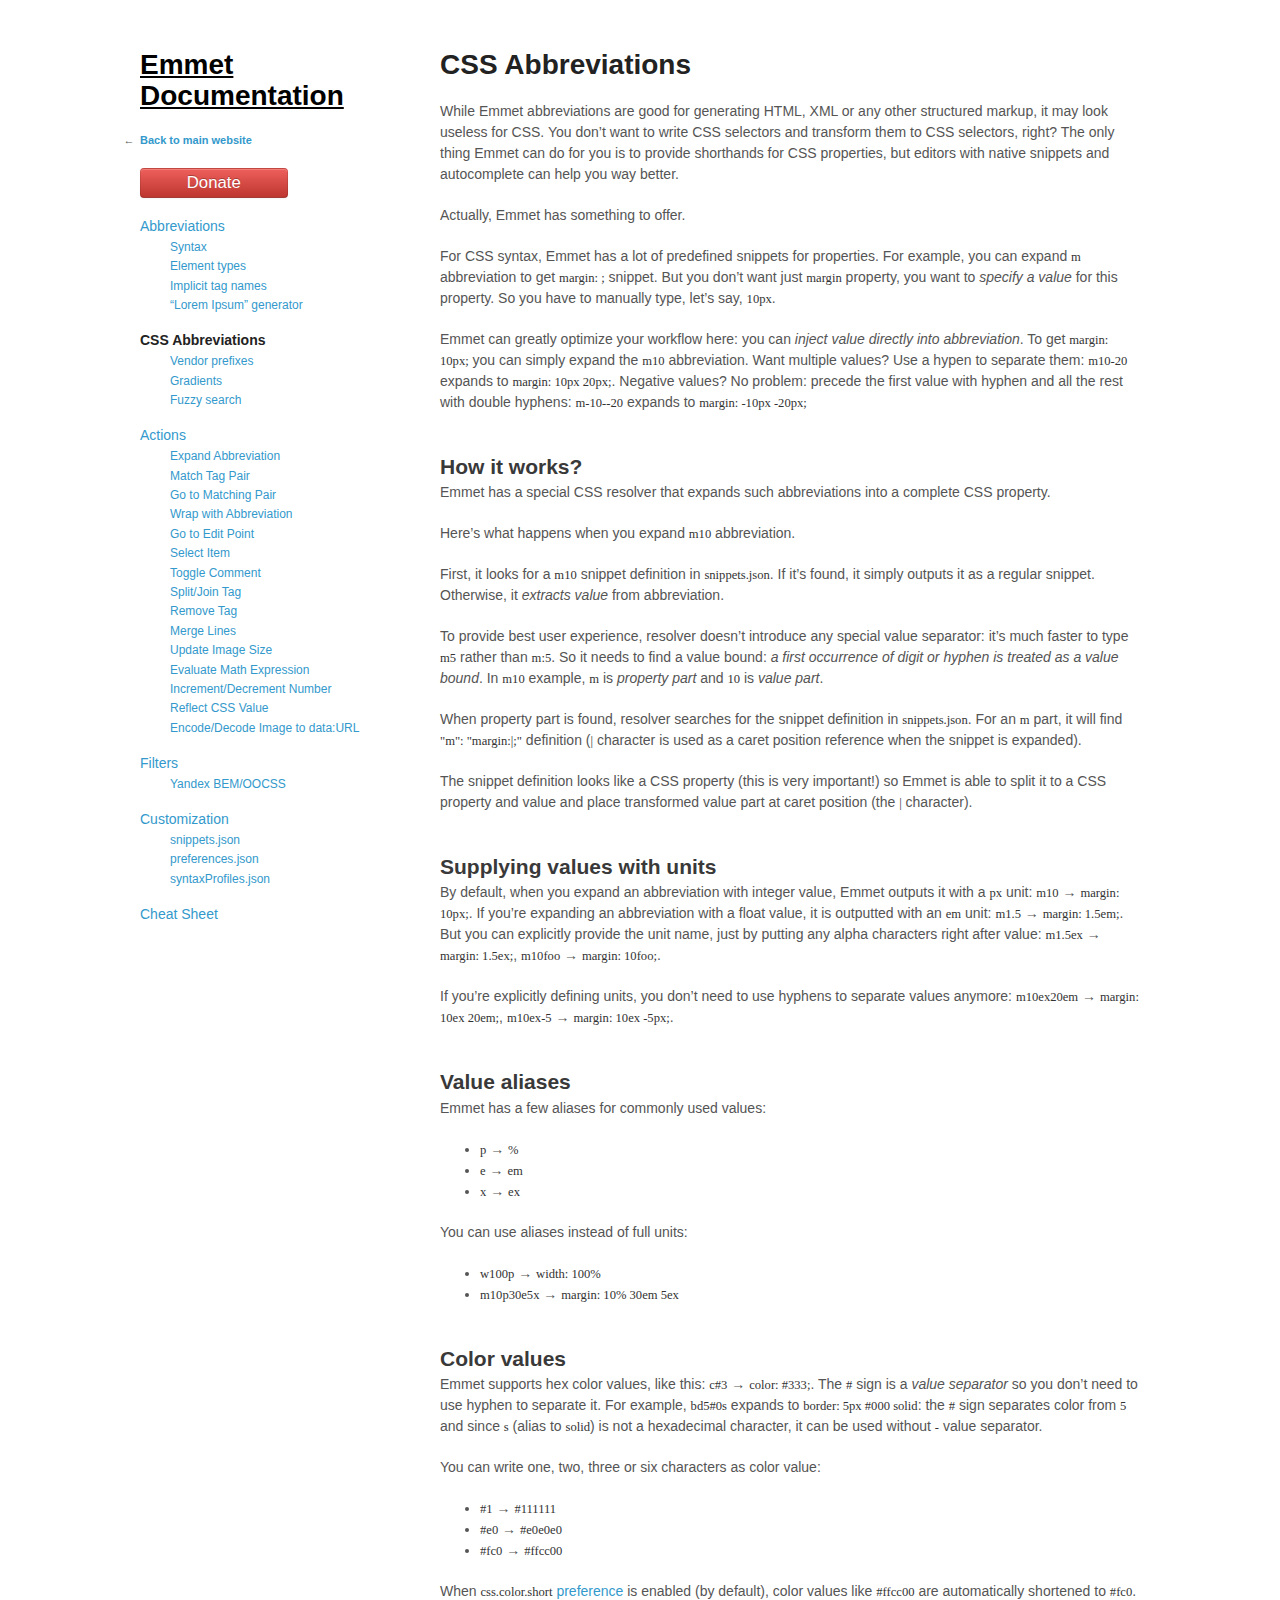
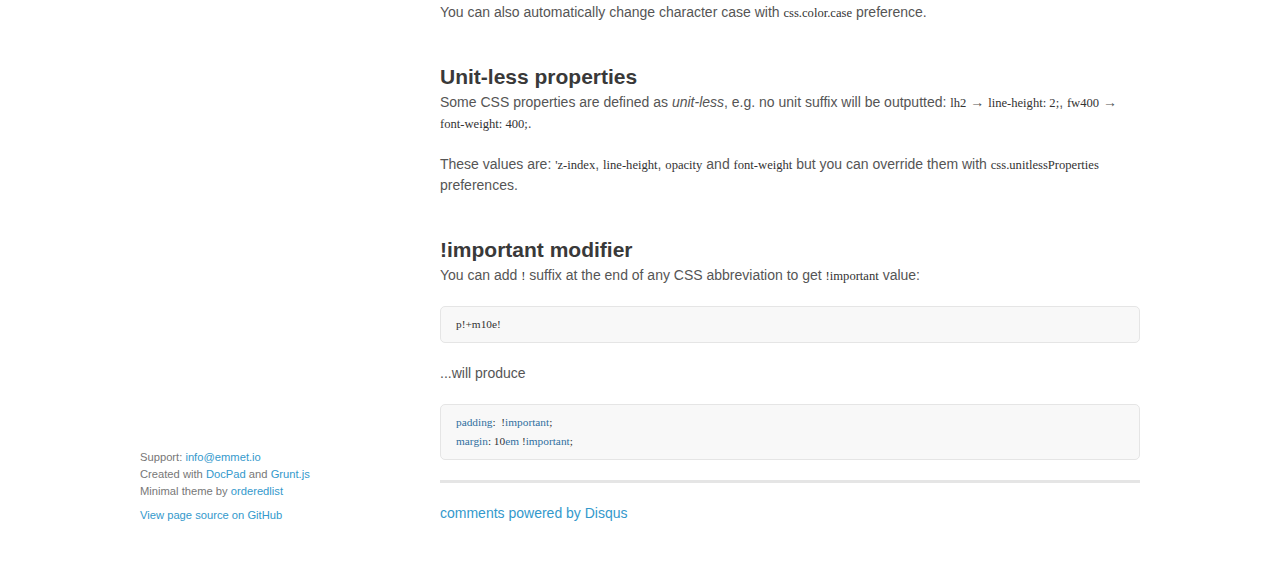
<file: docs.emmet.io/css-abbreviations/index.html>
<!doctype html>
<!--[if lt IE 7]>      <html class="no-js lt-ie10 lt-ie9 lt-ie8 lt-ie7"> <![endif]-->
<!--[if IE 7]>         <html class="no-js lt-ie10 lt-ie9 lt-ie8"> <![endif]-->
<!--[if IE 8]>         <html class="no-js lt-ie10 lt-ie9"> <![endif]-->
<!--[if IE 9]>         <html class="no-js lt-ie10"> <![endif]-->
<!--[if gt IE 8]><!--> <html class="no-js"> <!--<![endif]-->
<head>
<meta charset="utf-8" />
<meta http-equiv="X-UA-Compatible" content="chrome=1" />
<title>CSS Abbreviations</title>
<link rel="shortcut icon" href="../favicon.ico" />

<link rel="stylesheet" href="../20130511182733/c/main.css" />

<script>document.write('<script src="http://docs.emmet.io/j/'&#32;+&#32;('__proto__'&#32;in&#32;{}&#32;?&#32;'zepto.min'&#32;:&#32;'jquery-1.8.2.min')&#32;+&#32;'.js"><\/script>')</script>

<script src="../20130428175712/j/movie.js"></script>

<script src="../20130428175712/j/main.js"></script>

<meta name="viewport" content="width=device-width, initial-scale=1, user-scalable=no" />
<!--[if lt IE 9]>
<script src="//html5shiv.googlecode.com/svn/trunk/html5.js"></script>
<![endif]-->
</head>
<body>
	<div class="wrapper">
		<header class="page-header">
			<h1 class="site-title">
				
				<a href="../index.html">Emmet Documentation</a>
			
			</h1>
			<p class="back-to-main"><a href="http://emmet.io">Back to main website</a></p>
			<p class="donate"><a href="http://emmet.io/donate/" class="btn btn-danger">Donate</a></p>
			<nav>
				

<ul class="nav">
	
		<li class="nav__item">
			
				<a href="../abbreviations/index.html">Abbreviations</a>
			
			
				
<ul class="nav">
	
		<li class="nav__item">
			
				<a href="../abbreviations/syntax/index.html">Syntax</a>
			
			
		</li>
	
		<li class="nav__item">
			
				<a href="../abbreviations/types/index.html">Element types</a>
			
			
		</li>
	
		<li class="nav__item">
			
				<a href="../abbreviations/implicit-names/index.html">Implicit tag names</a>
			
			
		</li>
	
		<li class="nav__item">
			
				<a href="../abbreviations/lorem-ipsum/index.html">“Lorem Ipsum” generator</a>
			
			
		</li>
	
</ul>	

			
		</li>
	
		<li class="nav__item nav__item_selected">
			
				<strong>CSS Abbreviations</strong>
			
			
				
<ul class="nav">
	
		<li class="nav__item">
			
				<a href="vendor-prefixes/index.html">Vendor prefixes</a>
			
			
		</li>
	
		<li class="nav__item">
			
				<a href="gradients/index.html">Gradients</a>
			
			
		</li>
	
		<li class="nav__item">
			
				<a href="fuzzy-search/index.html">Fuzzy search</a>
			
			
		</li>
	
</ul>	

			
		</li>
	
		<li class="nav__item">
			
				<a href="../actions/index.html">Actions</a>
			
			
				
<ul class="nav">
	
		<li class="nav__item">
			
				<a href="../actions/expand-abbreviation/index.html">Expand Abbreviation</a>
			
			
		</li>
	
		<li class="nav__item">
			
				<a href="../actions/match-pair/index.html">Match Tag Pair</a>
			
			
		</li>
	
		<li class="nav__item">
			
				<a href="../actions/go-to-pair/index.html">Go to Matching Pair</a>
			
			
		</li>
	
		<li class="nav__item">
			
				<a href="../actions/wrap-with-abbreviation/index.html">Wrap with Abbreviation</a>
			
			
		</li>
	
		<li class="nav__item">
			
				<a href="../actions/go-to-edit-point/index.html">Go to Edit Point</a>
			
			
		</li>
	
		<li class="nav__item">
			
				<a href="../actions/select-item/index.html">Select Item</a>
			
			
		</li>
	
		<li class="nav__item">
			
				<a href="../actions/toggle-comment/index.html">Toggle Comment</a>
			
			
		</li>
	
		<li class="nav__item">
			
				<a href="../actions/split-join-tag/index.html">Split/Join Tag</a>
			
			
		</li>
	
		<li class="nav__item">
			
				<a href="../actions/remove-tag/index.html">Remove Tag</a>
			
			
		</li>
	
		<li class="nav__item">
			
				<a href="../actions/merge-lines/index.html">Merge Lines</a>
			
			
		</li>
	
		<li class="nav__item">
			
				<a href="../actions/update-image-size/index.html">Update Image Size</a>
			
			
		</li>
	
		<li class="nav__item">
			
				<a href="../actions/evaluate-math/index.html">Evaluate Math Expression</a>
			
			
		</li>
	
		<li class="nav__item">
			
				<a href="../actions/inc-dec-number/index.html">Increment/Decrement Number</a>
			
			
		</li>
	
		<li class="nav__item">
			
				<a href="../actions/reflect-css-value/index.html">Reflect CSS Value</a>
			
			
		</li>
	
		<li class="nav__item">
			
				<a href="../actions/base64/index.html">Encode/Decode Image to data:URL</a>
			
			
		</li>
	
</ul>	

			
		</li>
	
		<li class="nav__item">
			
				<a href="../filters/index.html">Filters</a>
			
			
				
<ul class="nav">
	
		<li class="nav__item">
			
				<a href="../filters/bem/index.html">Yandex BEM/OOCSS</a>
			
			
		</li>
	
</ul>	

			
		</li>
	
		<li class="nav__item">
			
				<a href="../customization/index.html">Customization</a>
			
			
				
<ul class="nav">
	
		<li class="nav__item">
			
				<a href="../customization/snippets/index.html">snippets.json</a>
			
			
		</li>
	
		<li class="nav__item">
			
				<a href="../customization/preferences/index.html">preferences.json</a>
			
			
		</li>
	
		<li class="nav__item">
			
				<a href="../customization/syntax-profiles/index.html">syntaxProfiles.json</a>
			
			
		</li>
	
</ul>	

			
		</li>
	
		<li class="nav__item">
			
				<a href="../cheat-sheet/index.html">Cheat Sheet</a>
			
			
		</li>
	
</ul>	

			</nav>
		</header>
		<section class="page-content">
			<h1><a name="css-abbreviations" href="index.html#css-abbreviations" class="anchor"></a>CSS Abbreviations</h1>
<p>While Emmet abbreviations are good for generating HTML, XML or any other structured markup, it may look useless for CSS. You don’t want to write CSS selectors and transform them to CSS selectors, right? The only thing Emmet can do for you is to provide shorthands for CSS properties, but editors with native snippets and autocomplete can help you way better.</p>
<p>Actually, Emmet has something to offer.</p>
<p>For CSS syntax, Emmet has a lot of predefined snippets for properties. For example, you can expand <code>m</code> abbreviation to get <code>margin: ;</code> snippet. But you don’t want just <code>margin</code> property, you want to <em>specify a value</em> for this property. So you have to manually type, let’s say, <code>10px</code>.</p>
<p>Emmet can greatly optimize your workflow here: you can <em>inject value directly into abbreviation</em>. To get <code>margin: 10px;</code> you can simply expand the <code>m10</code> abbreviation. Want multiple values? Use a hypen to separate them: <code>m10-20</code> expands to <code>margin: 10px 20px;</code>. Negative values? No problem: precede the first value with hyphen and all the rest with double hyphens: <code>m-10--20</code> expands to <code>margin: -10px -20px;</code></p>
<h2><a name="how-it-works" href="index.html#how-it-works" class="anchor"></a>How it works?</h2>
<p>Emmet has a special CSS resolver that expands such abbreviations into a complete CSS property.</p>
<p>Here’s what happens when you expand <code>m10</code> abbreviation.</p>
<p>First, it looks for a <code>m10</code> snippet definition in <code>snippets.json</code>. If it’s found, it simply outputs it as a regular snippet. Otherwise, it <em>extracts value</em> from abbreviation.</p>
<p>To provide best user experience, resolver doesn’t introduce any special value separator: it’s much faster to type <code>m5</code> rather than <code>m:5</code>. So it needs to find a value bound: <em>a first occurrence of digit or hyphen is treated as a value bound</em>. In <code>m10</code> example, <code>m</code> is <em>property part</em> and <code>10</code> is <em>value part</em>. </p>
<p>When property part is found, resolver searches for the snippet definition in <code>snippets.json</code>. For an <code>m</code> part, it will find <code>&quot;m&quot;: &quot;margin:|;&quot;</code> definition (<code>|</code> character is used as a caret position reference when the snippet is expanded).</p>
<p>The snippet definition looks like a CSS property (this is very important!) so Emmet is able to split it to a CSS property and value and place transformed value part at caret position (the <code>|</code> character).</p>
<h2><a name="supplying-values-with-units" href="index.html#supplying-values-with-units" class="anchor"></a>Supplying values with units</h2>
<p>By default, when you expand an abbreviation with integer value, Emmet outputs it with a <code>px</code> unit: <code>m10</code> → <code>margin: 10px;</code>. If you’re expanding an abbreviation with a float value, it is outputted with an <code>em</code> unit: <code>m1.5</code> → <code>margin: 1.5em;</code>. But you can explicitly provide the unit name, just by putting any alpha characters right after value: <code>m1.5ex</code> → <code>margin: 1.5ex;</code>, <code>m10foo</code> → <code>margin: 10foo;</code>.</p>
<p>If you’re explicitly defining units, you don’t need to use hyphens to separate values anymore: <code>m10ex20em</code> → <code>margin: 10ex 20em;</code>, <code>m10ex-5</code> → <code>margin: 10ex -5px;</code>.</p>
<h2><a name="value-aliases" href="index.html#value-aliases" class="anchor"></a>Value aliases</h2>
<p>Emmet has a few aliases for commonly used values:</p>
<ul>
<li><code>p</code> → <code>%</code></li>
<li><code>e</code> → <code>em</code></li>
<li><code>x</code> → <code>ex</code></li>
</ul>
<p>You can use aliases instead of full units:</p>
<ul>
<li><code>w100p</code> → <code>width: 100%</code></li>
<li><code>m10p30e5x</code> → <code>margin: 10% 30em 5ex</code></li>
</ul>
<h2><a name="color-values" href="index.html#color-values" class="anchor"></a>Color values</h2>
<p>Emmet supports hex color values, like this: <code>c#3</code> → <code>color: #333;</code>. The <code>#</code> sign is a <em>value separator</em> so you don’t need to use hyphen to separate it. For example, <code>bd5#0s</code> expands to <code>border: 5px #000 solid</code>: the <code>#</code> sign separates color from <code>5</code> and since <code>s</code> (alias to <code>solid</code>) is not a hexadecimal character, it can be used without <code>-</code> value separator.</p>
<p>You can write one, two, three or six characters as color value:</p>
<ul>
<li><code>#1</code> → <code>#111111</code></li>
<li><code>#e0</code> → <code>#e0e0e0</code></li>
<li><code>#fc0</code> → <code>#ffcc00</code></li>
</ul>
<p>When <code>css.color.short</code> <a href="../customization/preferences/index.html">preference</a> is enabled (by default), color values like <code>#ffcc00</code> are automatically shortened to <code>#fc0</code>. You can also automatically change character case with <code>css.color.case</code> preference.</p>
<h2><a name="unit-less-properties" href="index.html#unit-less-properties" class="anchor"></a>Unit-less properties</h2>
<p>Some CSS properties are defined as <em>unit-less</em>, e.g. no unit suffix will be outputted: <code>lh2</code> → <code>line-height: 2;</code>, <code>fw400</code> → <code>font-weight: 400;</code>.</p>
<p>These values are: <code>&#39;z-index</code>, <code>line-height</code>, <code>opacity</code> and <code>font-weight</code> but you can override them with <code>css.unitlessProperties</code> preferences.</p>
<h2><a name="important-modifier" href="index.html#important-modifier" class="anchor"></a>!important modifier</h2>
<p>You can add <code>!</code> suffix at the end of any CSS abbreviation to get <code>!important</code> value:</p>
<pre><code><span class="erlang-repl"><span class="function_or_atom">p</span><span class="exclamation_mark">!</span>+<span class="function_or_atom">m10e</span><span class="exclamation_mark">!</span></span></code></pre>
<p>...will produce</p>
<pre><code class="lang-css"><span class="css"><span class="tag">padding</span>:  !<span class="tag">important</span>;
<span class="tag">margin</span>: 10<span class="tag">em</span> !<span class="tag">important</span>;</span></code></pre>

<div id="disqus_thread"></div>
<script>
var disqus_shortname = 'emmetdocs';
(function() {
    var dsq = document.createElement('script'); dsq.type = 'text/javascript'; dsq.async = true;
    dsq.src = 'http://' + disqus_shortname + '.disqus.com/embed.js';
    (document.getElementsByTagName('head')[0] || document.getElementsByTagName('body')[0]).appendChild(dsq);
})();
</script>
<noscript>Please enable JavaScript to view the <a href="http://disqus.com/?ref_noscript">comments powered by Disqus.</a></noscript>
<a href="http://disqus.com" class="dsq-brlink">comments powered by <span class="logo-disqus">Disqus</span></a>
		</section>
		<div class="clear"></div>
		<footer class="page-footer">
			<p class="small-text">Support: <a href="mailto:info@emmet.io">info@emmet.io</a><br />Created with <a href="https://github.com/bevry/docpad">DocPad</a> and <a href="http://gruntjs.com">Grunt.js</a><br />Minimal theme by <a href="https://github.com/orderedlist/minimal">orderedlist</a></p>
			<p class="small-text"><a href="https://github.com/emmetio/emmet-docs/tree/master/src/documents/css-abbreviations/index.html.md">View page source on GitHub</a></p>
		</footer>
	</div>
	
<script>
  var _gaq = _gaq || [];
  _gaq.push(['_setAccount', 'UA-4523560-5']);
  _gaq.push(['_trackPageview']);

  (function() {
    var ga = document.createElement('script'); ga.type = 'text/javascript'; ga.async = true;
    ga.src = ('https:' == document.location.protocol ? 'https://ssl' : 'http://www') + '.google-analytics.com/ga.js';
    var s = document.getElementsByTagName('script')[0]; s.parentNode.insertBefore(ga, s);
  })();
</script>
</body>
</html>
</file>
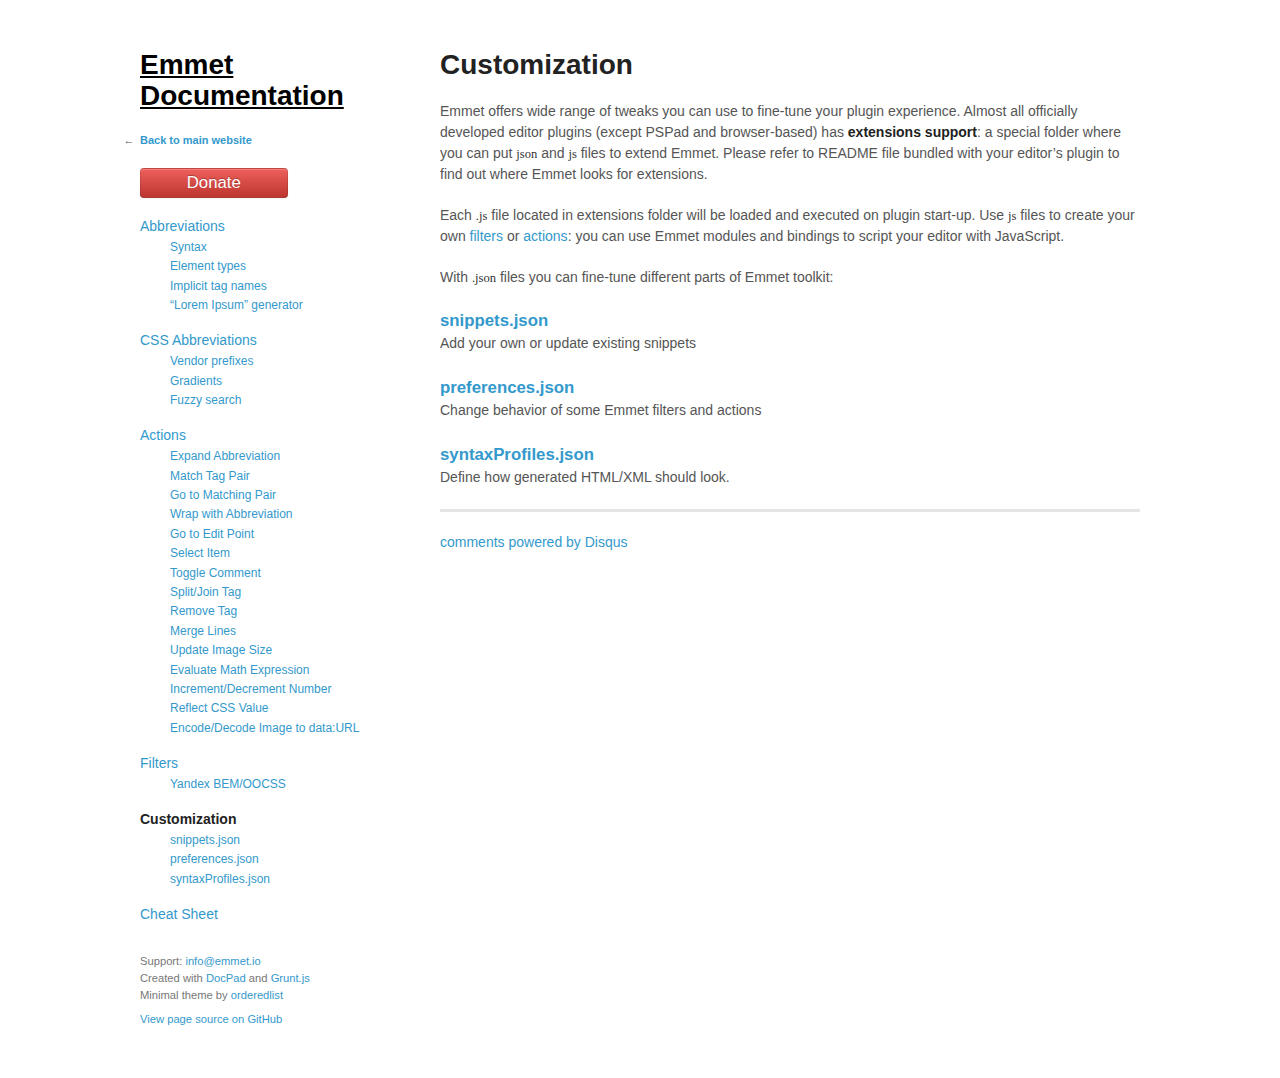
<file: docs.emmet.io/customization/index.html>
<!doctype html>
<!--[if lt IE 7]>      <html class="no-js lt-ie10 lt-ie9 lt-ie8 lt-ie7"> <![endif]-->
<!--[if IE 7]>         <html class="no-js lt-ie10 lt-ie9 lt-ie8"> <![endif]-->
<!--[if IE 8]>         <html class="no-js lt-ie10 lt-ie9"> <![endif]-->
<!--[if IE 9]>         <html class="no-js lt-ie10"> <![endif]-->
<!--[if gt IE 8]><!--> <html class="no-js"> <!--<![endif]-->
<head>
<meta charset="utf-8" />
<meta http-equiv="X-UA-Compatible" content="chrome=1" />
<title>Customization</title>
<link rel="shortcut icon" href="../favicon.ico" />

<link rel="stylesheet" href="../20130511182733/c/main.css" />

<script>document.write('<script src="http://docs.emmet.io/j/'&#32;+&#32;('__proto__'&#32;in&#32;{}&#32;?&#32;'zepto.min'&#32;:&#32;'jquery-1.8.2.min')&#32;+&#32;'.js"><\/script>')</script>

<script src="../20130428175712/j/movie.js"></script>

<script src="../20130428175712/j/main.js"></script>

<meta name="viewport" content="width=device-width, initial-scale=1, user-scalable=no" />
<!--[if lt IE 9]>
<script src="//html5shiv.googlecode.com/svn/trunk/html5.js"></script>
<![endif]-->
</head>
<body>
	<div class="wrapper">
		<header class="page-header">
			<h1 class="site-title">
				
				<a href="../index.html">Emmet Documentation</a>
			
			</h1>
			<p class="back-to-main"><a href="http://emmet.io">Back to main website</a></p>
			<p class="donate"><a href="http://emmet.io/donate/" class="btn btn-danger">Donate</a></p>
			<nav>
				

<ul class="nav">
	
		<li class="nav__item">
			
				<a href="../abbreviations/index.html">Abbreviations</a>
			
			
				
<ul class="nav">
	
		<li class="nav__item">
			
				<a href="../abbreviations/syntax/index.html">Syntax</a>
			
			
		</li>
	
		<li class="nav__item">
			
				<a href="../abbreviations/types/index.html">Element types</a>
			
			
		</li>
	
		<li class="nav__item">
			
				<a href="../abbreviations/implicit-names/index.html">Implicit tag names</a>
			
			
		</li>
	
		<li class="nav__item">
			
				<a href="../abbreviations/lorem-ipsum/index.html">“Lorem Ipsum” generator</a>
			
			
		</li>
	
</ul>	

			
		</li>
	
		<li class="nav__item">
			
				<a href="../css-abbreviations/index.html">CSS Abbreviations</a>
			
			
				
<ul class="nav">
	
		<li class="nav__item">
			
				<a href="../css-abbreviations/vendor-prefixes/index.html">Vendor prefixes</a>
			
			
		</li>
	
		<li class="nav__item">
			
				<a href="../css-abbreviations/gradients/index.html">Gradients</a>
			
			
		</li>
	
		<li class="nav__item">
			
				<a href="../css-abbreviations/fuzzy-search/index.html">Fuzzy search</a>
			
			
		</li>
	
</ul>	

			
		</li>
	
		<li class="nav__item">
			
				<a href="../actions/index.html">Actions</a>
			
			
				
<ul class="nav">
	
		<li class="nav__item">
			
				<a href="../actions/expand-abbreviation/index.html">Expand Abbreviation</a>
			
			
		</li>
	
		<li class="nav__item">
			
				<a href="../actions/match-pair/index.html">Match Tag Pair</a>
			
			
		</li>
	
		<li class="nav__item">
			
				<a href="../actions/go-to-pair/index.html">Go to Matching Pair</a>
			
			
		</li>
	
		<li class="nav__item">
			
				<a href="../actions/wrap-with-abbreviation/index.html">Wrap with Abbreviation</a>
			
			
		</li>
	
		<li class="nav__item">
			
				<a href="../actions/go-to-edit-point/index.html">Go to Edit Point</a>
			
			
		</li>
	
		<li class="nav__item">
			
				<a href="../actions/select-item/index.html">Select Item</a>
			
			
		</li>
	
		<li class="nav__item">
			
				<a href="../actions/toggle-comment/index.html">Toggle Comment</a>
			
			
		</li>
	
		<li class="nav__item">
			
				<a href="../actions/split-join-tag/index.html">Split/Join Tag</a>
			
			
		</li>
	
		<li class="nav__item">
			
				<a href="../actions/remove-tag/index.html">Remove Tag</a>
			
			
		</li>
	
		<li class="nav__item">
			
				<a href="../actions/merge-lines/index.html">Merge Lines</a>
			
			
		</li>
	
		<li class="nav__item">
			
				<a href="../actions/update-image-size/index.html">Update Image Size</a>
			
			
		</li>
	
		<li class="nav__item">
			
				<a href="../actions/evaluate-math/index.html">Evaluate Math Expression</a>
			
			
		</li>
	
		<li class="nav__item">
			
				<a href="../actions/inc-dec-number/index.html">Increment/Decrement Number</a>
			
			
		</li>
	
		<li class="nav__item">
			
				<a href="../actions/reflect-css-value/index.html">Reflect CSS Value</a>
			
			
		</li>
	
		<li class="nav__item">
			
				<a href="../actions/base64/index.html">Encode/Decode Image to data:URL</a>
			
			
		</li>
	
</ul>	

			
		</li>
	
		<li class="nav__item">
			
				<a href="../filters/index.html">Filters</a>
			
			
				
<ul class="nav">
	
		<li class="nav__item">
			
				<a href="../filters/bem/index.html">Yandex BEM/OOCSS</a>
			
			
		</li>
	
</ul>	

			
		</li>
	
		<li class="nav__item nav__item_selected">
			
				<strong>Customization</strong>
			
			
				
<ul class="nav">
	
		<li class="nav__item">
			
				<a href="snippets/index.html">snippets.json</a>
			
			
		</li>
	
		<li class="nav__item">
			
				<a href="preferences/index.html">preferences.json</a>
			
			
		</li>
	
		<li class="nav__item">
			
				<a href="syntax-profiles/index.html">syntaxProfiles.json</a>
			
			
		</li>
	
</ul>	

			
		</li>
	
		<li class="nav__item">
			
				<a href="../cheat-sheet/index.html">Cheat Sheet</a>
			
			
		</li>
	
</ul>	

			</nav>
		</header>
		<section class="page-content">
			<h1><a name="customization" href="index.html#customization" class="anchor"></a>Customization</h1>
<p>Emmet offers wide range of tweaks you can use to fine-tune your plugin experience. Almost all officially developed editor plugins (except PSPad and browser-based) has <strong>extensions support</strong>: a special folder where you can put <code>json</code> and <code>js</code> files to extend Emmet. Please refer to README file bundled with your editor’s plugin to find out where Emmet looks for extensions.</p>
<p>Each <code>.js</code> file located in extensions folder will be loaded and executed on plugin start-up. Use <code>js</code> files to create your own <a href="../filters/index.html">filters</a> or <a href="../actions/index.html">actions</a>: you can use Emmet modules and bindings to script your editor with JavaScript.</p>
<p>With <code>.json</code> files you can fine-tune different parts of Emmet toolkit:</p>
<dl>
    <dt><a href="snippets/index.html">snippets.json</a></dt>
    <dd>Add your own or update existing snippets</dd>
    <dt><a href="preferences/index.html">preferences.json</a></dt>
    <dd>Change behavior of some Emmet filters and actions</dd>
    <dt><a href="syntax-profiles/index.html">syntaxProfiles.json</a></dt>
    <dd>Define how generated HTML/XML should look.</dd>
</dl>
<div id="disqus_thread"></div>
<script>
var disqus_shortname = 'emmetdocs';
(function() {
    var dsq = document.createElement('script'); dsq.type = 'text/javascript'; dsq.async = true;
    dsq.src = 'http://' + disqus_shortname + '.disqus.com/embed.js';
    (document.getElementsByTagName('head')[0] || document.getElementsByTagName('body')[0]).appendChild(dsq);
})();
</script>
<noscript>Please enable JavaScript to view the <a href="http://disqus.com/?ref_noscript">comments powered by Disqus.</a></noscript>
<a href="http://disqus.com" class="dsq-brlink">comments powered by <span class="logo-disqus">Disqus</span></a>
		</section>
		<div class="clear"></div>
		<footer class="page-footer">
			<p class="small-text">Support: <a href="mailto:info@emmet.io">info@emmet.io</a><br />Created with <a href="https://github.com/bevry/docpad">DocPad</a> and <a href="http://gruntjs.com">Grunt.js</a><br />Minimal theme by <a href="https://github.com/orderedlist/minimal">orderedlist</a></p>
			<p class="small-text"><a href="https://github.com/emmetio/emmet-docs/tree/master/src/documents/customization/index.html.md">View page source on GitHub</a></p>
		</footer>
	</div>
	
<script>
  var _gaq = _gaq || [];
  _gaq.push(['_setAccount', 'UA-4523560-5']);
  _gaq.push(['_trackPageview']);

  (function() {
    var ga = document.createElement('script'); ga.type = 'text/javascript'; ga.async = true;
    ga.src = ('https:' == document.location.protocol ? 'https://ssl' : 'http://www') + '.google-analytics.com/ga.js';
    var s = document.getElementsByTagName('script')[0]; s.parentNode.insertBefore(ga, s);
  })();
</script>
</body>
</html>
</file>
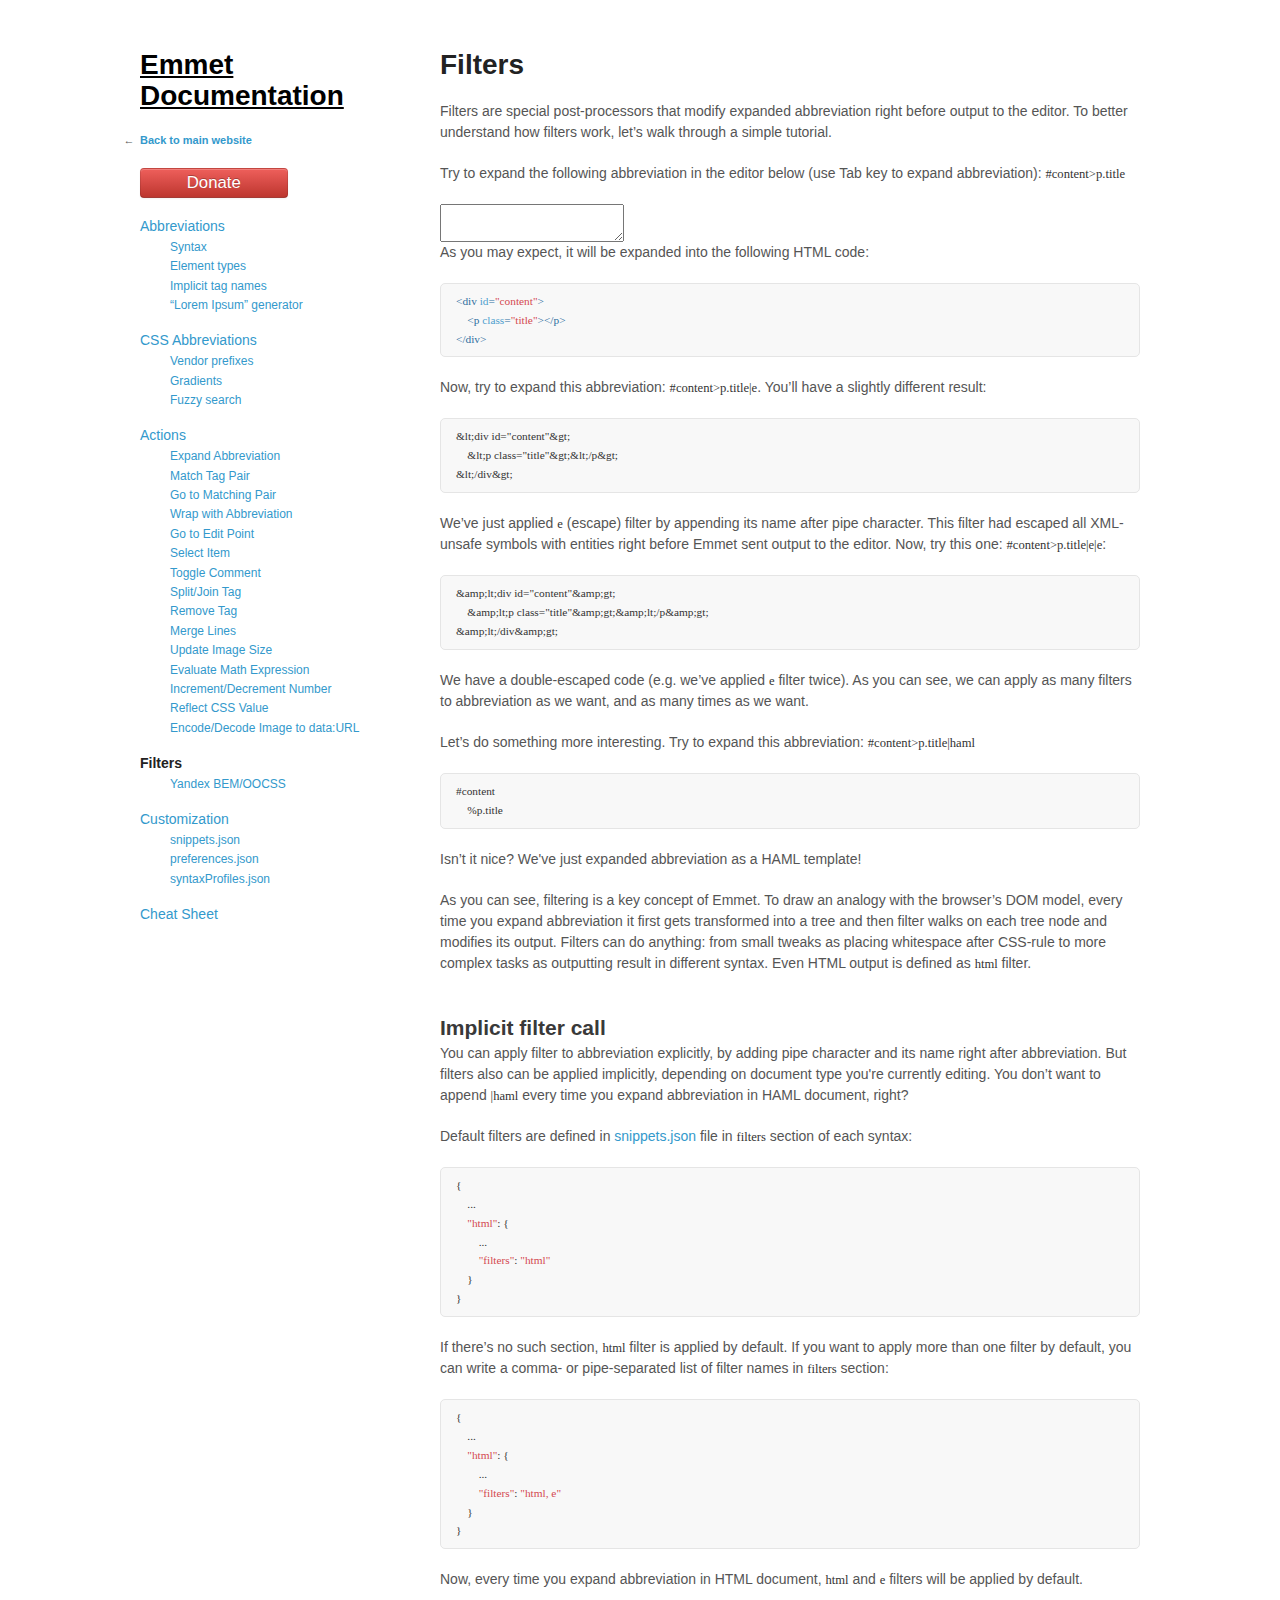
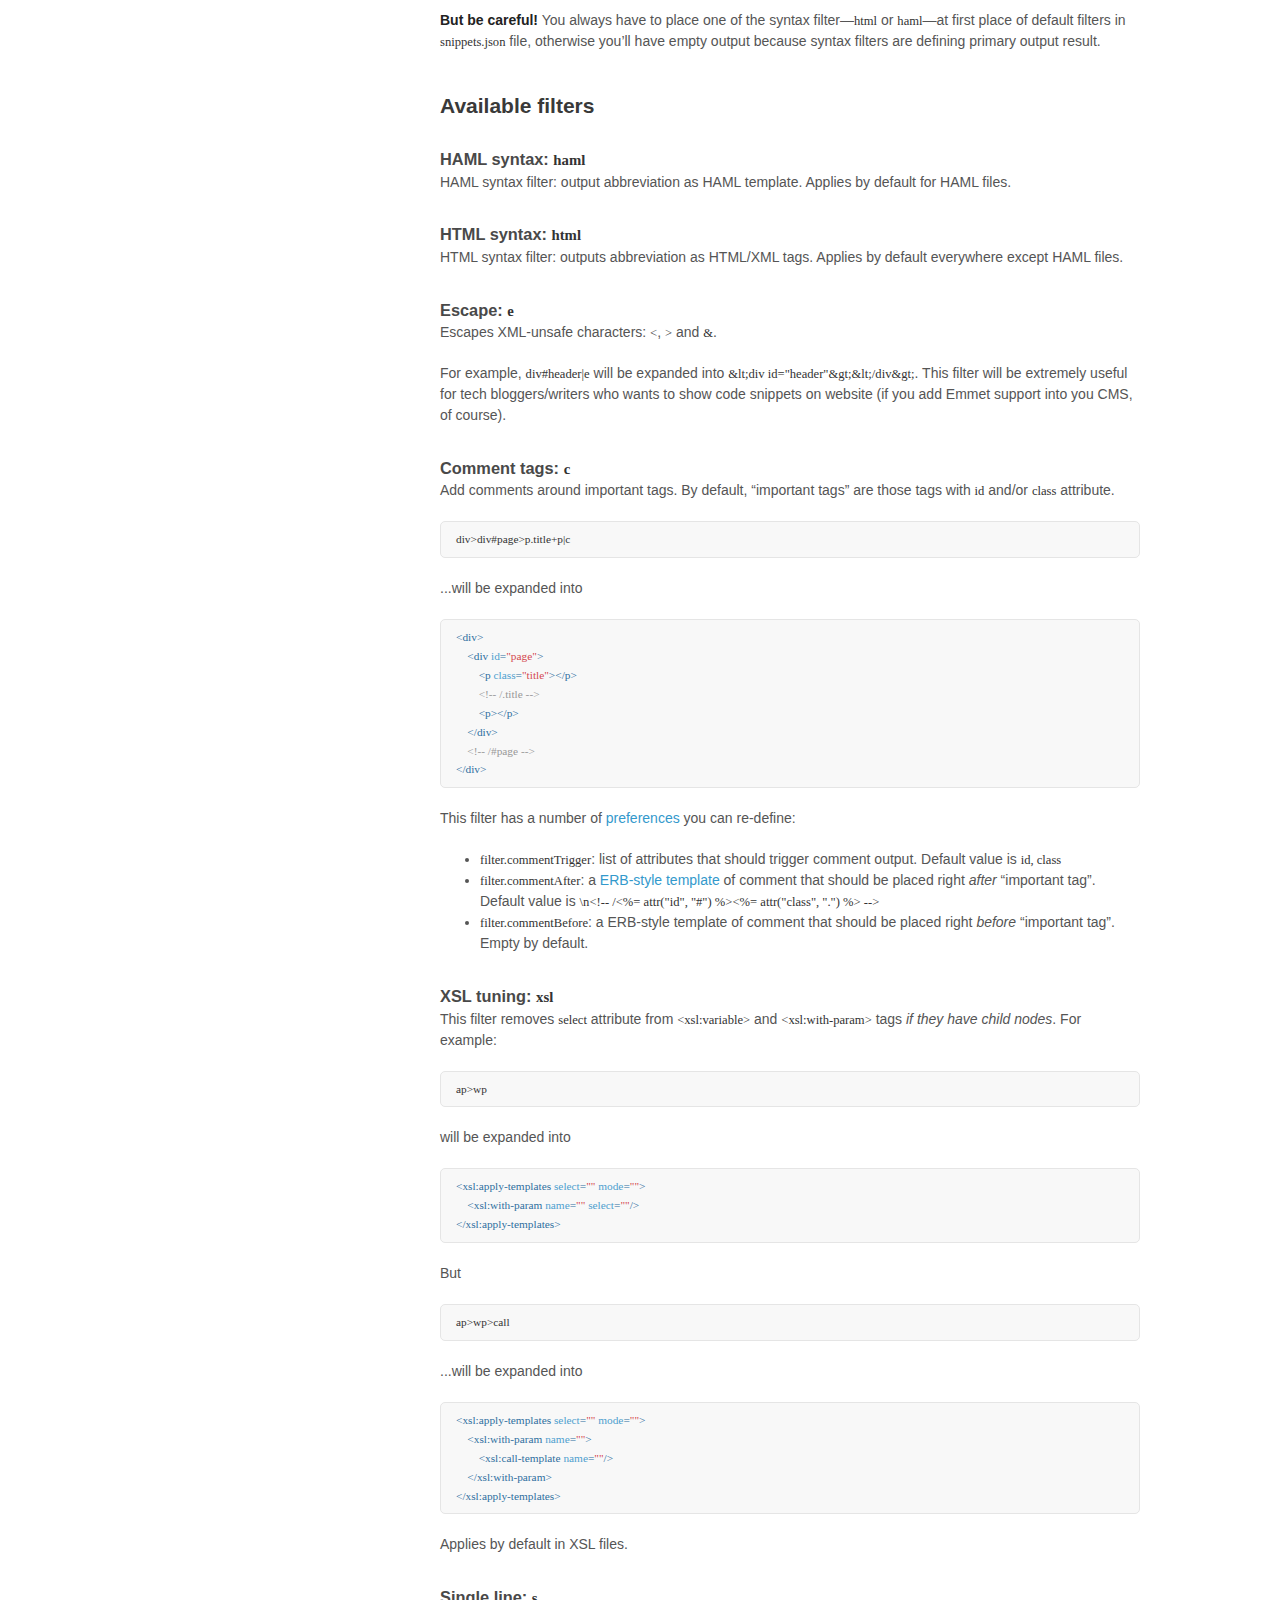
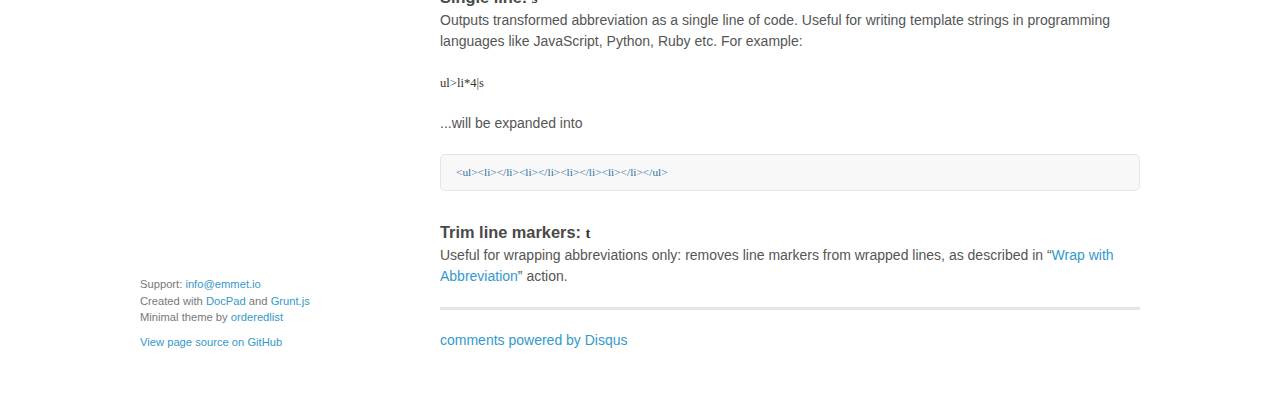
<file: docs.emmet.io/filters/index.html>
<!doctype html>
<!--[if lt IE 7]>      <html class="no-js lt-ie10 lt-ie9 lt-ie8 lt-ie7"> <![endif]-->
<!--[if IE 7]>         <html class="no-js lt-ie10 lt-ie9 lt-ie8"> <![endif]-->
<!--[if IE 8]>         <html class="no-js lt-ie10 lt-ie9"> <![endif]-->
<!--[if IE 9]>         <html class="no-js lt-ie10"> <![endif]-->
<!--[if gt IE 8]><!--> <html class="no-js"> <!--<![endif]-->
<head>
<meta charset="utf-8" />
<meta http-equiv="X-UA-Compatible" content="chrome=1" />
<title>Filters</title>
<link rel="shortcut icon" href="../favicon.ico" />

<link rel="stylesheet" href="../20130511182733/c/main.css" />

<script>document.write('<script src="http://docs.emmet.io/j/'&#32;+&#32;('__proto__'&#32;in&#32;{}&#32;?&#32;'zepto.min'&#32;:&#32;'jquery-1.8.2.min')&#32;+&#32;'.js"><\/script>')</script>

<script src="../20130428175712/j/movie.js"></script>

<script src="../20130428175712/j/main.js"></script>

<meta name="viewport" content="width=device-width, initial-scale=1, user-scalable=no" />
<!--[if lt IE 9]>
<script src="//html5shiv.googlecode.com/svn/trunk/html5.js"></script>
<![endif]-->
</head>
<body>
	<div class="wrapper">
		<header class="page-header">
			<h1 class="site-title">
				
				<a href="../index.html">Emmet Documentation</a>
			
			</h1>
			<p class="back-to-main"><a href="http://emmet.io">Back to main website</a></p>
			<p class="donate"><a href="http://emmet.io/donate/" class="btn btn-danger">Donate</a></p>
			<nav>
				

<ul class="nav">
	
		<li class="nav__item">
			
				<a href="../abbreviations/index.html">Abbreviations</a>
			
			
				
<ul class="nav">
	
		<li class="nav__item">
			
				<a href="../abbreviations/syntax/index.html">Syntax</a>
			
			
		</li>
	
		<li class="nav__item">
			
				<a href="../abbreviations/types/index.html">Element types</a>
			
			
		</li>
	
		<li class="nav__item">
			
				<a href="../abbreviations/implicit-names/index.html">Implicit tag names</a>
			
			
		</li>
	
		<li class="nav__item">
			
				<a href="../abbreviations/lorem-ipsum/index.html">“Lorem Ipsum” generator</a>
			
			
		</li>
	
</ul>	

			
		</li>
	
		<li class="nav__item">
			
				<a href="../css-abbreviations/index.html">CSS Abbreviations</a>
			
			
				
<ul class="nav">
	
		<li class="nav__item">
			
				<a href="../css-abbreviations/vendor-prefixes/index.html">Vendor prefixes</a>
			
			
		</li>
	
		<li class="nav__item">
			
				<a href="../css-abbreviations/gradients/index.html">Gradients</a>
			
			
		</li>
	
		<li class="nav__item">
			
				<a href="../css-abbreviations/fuzzy-search/index.html">Fuzzy search</a>
			
			
		</li>
	
</ul>	

			
		</li>
	
		<li class="nav__item">
			
				<a href="../actions/index.html">Actions</a>
			
			
				
<ul class="nav">
	
		<li class="nav__item">
			
				<a href="../actions/expand-abbreviation/index.html">Expand Abbreviation</a>
			
			
		</li>
	
		<li class="nav__item">
			
				<a href="../actions/match-pair/index.html">Match Tag Pair</a>
			
			
		</li>
	
		<li class="nav__item">
			
				<a href="../actions/go-to-pair/index.html">Go to Matching Pair</a>
			
			
		</li>
	
		<li class="nav__item">
			
				<a href="../actions/wrap-with-abbreviation/index.html">Wrap with Abbreviation</a>
			
			
		</li>
	
		<li class="nav__item">
			
				<a href="../actions/go-to-edit-point/index.html">Go to Edit Point</a>
			
			
		</li>
	
		<li class="nav__item">
			
				<a href="../actions/select-item/index.html">Select Item</a>
			
			
		</li>
	
		<li class="nav__item">
			
				<a href="../actions/toggle-comment/index.html">Toggle Comment</a>
			
			
		</li>
	
		<li class="nav__item">
			
				<a href="../actions/split-join-tag/index.html">Split/Join Tag</a>
			
			
		</li>
	
		<li class="nav__item">
			
				<a href="../actions/remove-tag/index.html">Remove Tag</a>
			
			
		</li>
	
		<li class="nav__item">
			
				<a href="../actions/merge-lines/index.html">Merge Lines</a>
			
			
		</li>
	
		<li class="nav__item">
			
				<a href="../actions/update-image-size/index.html">Update Image Size</a>
			
			
		</li>
	
		<li class="nav__item">
			
				<a href="../actions/evaluate-math/index.html">Evaluate Math Expression</a>
			
			
		</li>
	
		<li class="nav__item">
			
				<a href="../actions/inc-dec-number/index.html">Increment/Decrement Number</a>
			
			
		</li>
	
		<li class="nav__item">
			
				<a href="../actions/reflect-css-value/index.html">Reflect CSS Value</a>
			
			
		</li>
	
		<li class="nav__item">
			
				<a href="../actions/base64/index.html">Encode/Decode Image to data:URL</a>
			
			
		</li>
	
</ul>	

			
		</li>
	
		<li class="nav__item nav__item_selected">
			
				<strong>Filters</strong>
			
			
				
<ul class="nav">
	
		<li class="nav__item">
			
				<a href="bem/index.html">Yandex BEM/OOCSS</a>
			
			
		</li>
	
</ul>	

			
		</li>
	
		<li class="nav__item">
			
				<a href="../customization/index.html">Customization</a>
			
			
				
<ul class="nav">
	
		<li class="nav__item">
			
				<a href="../customization/snippets/index.html">snippets.json</a>
			
			
		</li>
	
		<li class="nav__item">
			
				<a href="../customization/preferences/index.html">preferences.json</a>
			
			
		</li>
	
		<li class="nav__item">
			
				<a href="../customization/syntax-profiles/index.html">syntaxProfiles.json</a>
			
			
		</li>
	
</ul>	

			
		</li>
	
		<li class="nav__item">
			
				<a href="../cheat-sheet/index.html">Cheat Sheet</a>
			
			
		</li>
	
</ul>	

			</nav>
		</header>
		<section class="page-content">
			<h1><a name="filters" href="index.html#filters" class="anchor"></a>Filters</h1>
<p>Filters are special post-processors that modify expanded abbreviation right before output to the editor. To better understand how filters work, let’s walk through a simple tutorial.</p>
<p>Try to expand the following abbreviation in the editor below (use Tab key to expand abbreviation): <code>#content&gt;p.title</code></p>
<textarea class="cm-box" data-height="150"></textarea>

<p>As you may expect, it will be expanded into the following HTML code:</p>
<pre><code><span class="xml"><span class="tag">&lt;<span class="title">div</span> <span class="attribute">id</span>=<span class="value">"content"</span>></span>
    <span class="tag">&lt;<span class="title">p</span> <span class="attribute">class</span>=<span class="value">"title"</span>></span><span class="tag">&lt;/<span class="title">p</span>></span>
<span class="tag">&lt;/<span class="title">div</span>></span></span></code></pre>
<p>Now, try to expand this abbreviation: <code>#content&gt;p.title|e</code>. You’ll have a slightly different result:</p>
<pre><code class="lang-xml"><span class="xml">&amp;lt;div id="content"&amp;gt;
    &amp;lt;p class="title"&amp;gt;&amp;lt;/p&amp;gt;
&amp;lt;/div&amp;gt;</span></code></pre>
<p>We’ve just applied <code>e</code> (escape) filter by appending its name after pipe character. This filter had escaped all XML-unsafe symbols with entities right before Emmet sent output to the editor. Now, try this one:  <code>#content&gt;p.title|e|e</code>:</p>
<pre><code class="lang-xml"><span class="xml">&amp;amp;lt;div id="content"&amp;amp;gt;
    &amp;amp;lt;p class="title"&amp;amp;gt;&amp;amp;lt;/p&amp;amp;gt;
&amp;amp;lt;/div&amp;amp;gt;</span></code></pre>
<p>We have a double-escaped code (e.g. we’ve applied <code>e</code> filter twice). As you can see, we can apply as many filters to abbreviation as we want, and as many times as we want.</p>
<p>Let’s do something more interesting. Try to expand this abbreviation: <code>#content&gt;p.title|haml</code></p>
<pre><code><span class="vala"><span class="preprocessor">#content</span>
    %p.title</span></code></pre>
<p>Isn’t it nice? We&#39;ve just expanded abbreviation as a HAML template!</p>
<p>As you can see, filtering is a key concept of Emmet. To draw an analogy with the browser’s DOM model, every time you expand abbreviation it first gets transformed into a tree and then filter walks on each tree node and modifies its output. Filters can do anything: from small tweaks as placing whitespace after CSS-rule to more complex tasks as outputting result in different syntax. Even HTML output is defined as <code>html</code> filter.</p>
<h2><a name="implicit-filter-call" href="index.html#implicit-filter-call" class="anchor"></a>Implicit filter call</h2>
<p>You can apply filter to abbreviation explicitly, by adding pipe character and its name right after abbreviation. But filters also can be applied implicitly, depending on document type you&#39;re currently editing. You don’t want to append <code>|haml</code> every time you expand abbreviation in HAML document, right?</p>
<p>Default filters are defined in <a href="https://github.com/emmetio/emmet/blob/master/snippets.json">snippets.json</a> file in <code>filters</code> section of each syntax:</p>
<pre><code><span class="r">{
    <span class="keyword">...</span>
    <span class="string">"html"</span>: {
        <span class="keyword">...</span>
        <span class="string">"filters"</span>: <span class="string">"html"</span>
    }
}</span></code></pre>
<p>If there’s no such section, <code>html</code> filter is applied by default. If you want to apply more than one filter by default, you can write a comma- or pipe-separated list of filter names in <code>filters</code> section:</p>
<pre><code><span class="r">{
    <span class="keyword">...</span>
    <span class="string">"html"</span>: {
        <span class="keyword">...</span>
        <span class="string">"filters"</span>: <span class="string">"html, e"</span>
    }
}</span></code></pre>
<p>Now, every time you expand abbreviation in HTML document, <code>html</code> and <code>e</code> filters will be applied by default.</p>
<p><strong>But be careful!</strong> You always have to place one of the syntax filter—<code>html</code> or <code>haml</code>—at first place of default filters in <code>snippets.json</code> file, otherwise you’ll have empty output because syntax filters are defining primary output result.</p>
<h2><a name="available-filters" href="index.html#available-filters" class="anchor"></a>Available filters</h2>
<h3><a name="haml-syntax-haml" href="index.html#haml-syntax-haml" class="anchor"></a>HAML syntax: <code>haml</code></h3>
<p>HAML syntax filter: output abbreviation as HAML template. Applies by default for HAML files.</p>
<h3><a name="html-syntax-html" href="index.html#html-syntax-html" class="anchor"></a>HTML syntax: <code>html</code></h3>
<p>HTML syntax filter: outputs abbreviation as HTML/XML tags. Applies by default everywhere except HAML files.</p>
<h3><a name="escape-e" href="index.html#escape-e" class="anchor"></a>Escape: <code>e</code></h3>
<p>Escapes XML-unsafe characters: <code>&lt;</code>, <code>&gt;</code> and <code>&amp;</code>. </p>
<p>For example, <code>div#header|e</code> will be expanded into <code>&amp;lt;div id=&quot;header&quot;&amp;gt;&amp;lt;/div&amp;gt;</code>. This filter will be extremely useful for tech bloggers/writers who wants to show code snippets on website (if you add Emmet support into you CMS, of course).</p>
<h3><a name="comment-tags-c" href="index.html#comment-tags-c" class="anchor"></a>Comment tags: <code>c</code></h3>
<p>Add comments around important tags. By default, “important tags” are those tags with <code>id</code> and/or <code>class</code> attribute.</p>
<pre><code><span class="axapta"><span class="keyword">div</span>><span class="keyword">div</span><span class="preprocessor">#page>p.title+p|c</span></span></code></pre>
<p>...will be expanded into</p>
<pre><code><span class="xml"><span class="tag">&lt;<span class="title">div</span>></span>
    <span class="tag">&lt;<span class="title">div</span> <span class="attribute">id</span>=<span class="value">"page"</span>></span>
        <span class="tag">&lt;<span class="title">p</span> <span class="attribute">class</span>=<span class="value">"title"</span>></span><span class="tag">&lt;/<span class="title">p</span>></span>
        <span class="comment">&lt;!-- /.title --></span>
        <span class="tag">&lt;<span class="title">p</span>></span><span class="tag">&lt;/<span class="title">p</span>></span>
    <span class="tag">&lt;/<span class="title">div</span>></span>
    <span class="comment">&lt;!-- /#page --></span>
<span class="tag">&lt;/<span class="title">div</span>></span></span></code></pre>
<p>This filter has a number of <a href="../customization/preferences/index.html">preferences</a> you can re-define:</p>
<ul>
<li><code>filter.commentTrigger</code>: list of attributes that should trigger comment output. Default value is <code>id, class</code></li>
<li><code>filter.commentAfter</code>: a <a href="http://underscorejs.org/#template">ERB-style template</a> of comment that should be placed right <em>after</em> “important tag”. Default value is <code>\n&lt;!-- /&lt;%= attr(&quot;id&quot;, &quot;#&quot;) %&gt;&lt;%= attr(&quot;class&quot;, &quot;.&quot;) %&gt; --&gt;</code></li>
<li><code>filter.commentBefore</code>: a ERB-style template of comment that should be placed right <em>before</em> “important tag”. Empty by default.</li>
</ul>
<h3><a name="xsl-tuning-xsl" href="index.html#xsl-tuning-xsl" class="anchor"></a>XSL tuning: <code>xsl</code></h3>
<p>This filter removes <code>select</code> attribute from <code>&lt;xsl:variable&gt;</code> and <code>&lt;xsl:with-param&gt;</code> tags <em>if they have child nodes</em>. For example:</p>
<pre><code><span class="http"><span class="attribute">ap>wp </span></code></pre>
<p>will be expanded into </p>
<pre><code><span class="xml"><span class="tag">&lt;<span class="title">xsl:apply-templates</span> <span class="attribute">select</span>=<span class="value">""</span> <span class="attribute">mode</span>=<span class="value">""</span>></span>
    <span class="tag">&lt;<span class="title">xsl:with-param</span> <span class="attribute">name</span>=<span class="value">""</span> <span class="attribute">select</span>=<span class="value">""</span>/></span>
<span class="tag">&lt;/<span class="title">xsl:apply-templates</span>></span></span></code></pre>
<p>But</p>
<pre><code><span class="http"><span class="attribute">ap>wp>call</span></code></pre>
<p>...will be expanded into</p>
<pre><code><span class="xml"><span class="tag">&lt;<span class="title">xsl:apply-templates</span> <span class="attribute">select</span>=<span class="value">""</span> <span class="attribute">mode</span>=<span class="value">""</span>></span>
    <span class="tag">&lt;<span class="title">xsl:with-param</span> <span class="attribute">name</span>=<span class="value">""</span>></span>
        <span class="tag">&lt;<span class="title">xsl:call-template</span> <span class="attribute">name</span>=<span class="value">""</span>/></span>
    <span class="tag">&lt;/<span class="title">xsl:with-param</span>></span>
<span class="tag">&lt;/<span class="title">xsl:apply-templates</span>></span></span></code></pre>
<p>Applies by default in XSL files.</p>
<h3><a name="single-line-s" href="index.html#single-line-s" class="anchor"></a>Single line: <code>s</code></h3>
<p>Outputs transformed abbreviation as a single line of code. Useful for writing template strings in programming languages like JavaScript, Python, Ruby etc. For example:</p>
<p><code>ul&gt;li*4|s</code></p>
<p>...will be expanded into</p>
<pre><code><span class="xml"><span class="tag">&lt;<span class="title">ul</span>></span><span class="tag">&lt;<span class="title">li</span>></span><span class="tag">&lt;/<span class="title">li</span>></span><span class="tag">&lt;<span class="title">li</span>></span><span class="tag">&lt;/<span class="title">li</span>></span><span class="tag">&lt;<span class="title">li</span>></span><span class="tag">&lt;/<span class="title">li</span>></span><span class="tag">&lt;<span class="title">li</span>></span><span class="tag">&lt;/<span class="title">li</span>></span><span class="tag">&lt;/<span class="title">ul</span>></span></span></code></pre>
<h3><a name="trim-line-markers-t" href="index.html#trim-line-markers-t" class="anchor"></a>Trim line markers: <code>t</code></h3>
<p>Useful for wrapping abbreviations only: removes line markers from wrapped lines, as described in “<a href="../actions/wrap-with-abbreviation/index.html">Wrap with Abbreviation</a>” action.</p>

<div id="disqus_thread"></div>
<script>
var disqus_shortname = 'emmetdocs';
(function() {
    var dsq = document.createElement('script'); dsq.type = 'text/javascript'; dsq.async = true;
    dsq.src = 'http://' + disqus_shortname + '.disqus.com/embed.js';
    (document.getElementsByTagName('head')[0] || document.getElementsByTagName('body')[0]).appendChild(dsq);
})();
</script>
<noscript>Please enable JavaScript to view the <a href="http://disqus.com/?ref_noscript">comments powered by Disqus.</a></noscript>
<a href="http://disqus.com" class="dsq-brlink">comments powered by <span class="logo-disqus">Disqus</span></a>
		</section>
		<div class="clear"></div>
		<footer class="page-footer">
			<p class="small-text">Support: <a href="mailto:info@emmet.io">info@emmet.io</a><br />Created with <a href="https://github.com/bevry/docpad">DocPad</a> and <a href="http://gruntjs.com">Grunt.js</a><br />Minimal theme by <a href="https://github.com/orderedlist/minimal">orderedlist</a></p>
			<p class="small-text"><a href="https://github.com/emmetio/emmet-docs/tree/master/src/documents/filters/index.html.md">View page source on GitHub</a></p>
		</footer>
	</div>
	
<script>
  var _gaq = _gaq || [];
  _gaq.push(['_setAccount', 'UA-4523560-5']);
  _gaq.push(['_trackPageview']);

  (function() {
    var ga = document.createElement('script'); ga.type = 'text/javascript'; ga.async = true;
    ga.src = ('https:' == document.location.protocol ? 'https://ssl' : 'http://www') + '.google-analytics.com/ga.js';
    var s = document.getElementsByTagName('script')[0]; s.parentNode.insertBefore(ga, s);
  })();
</script>
</body>
</html>
</file>
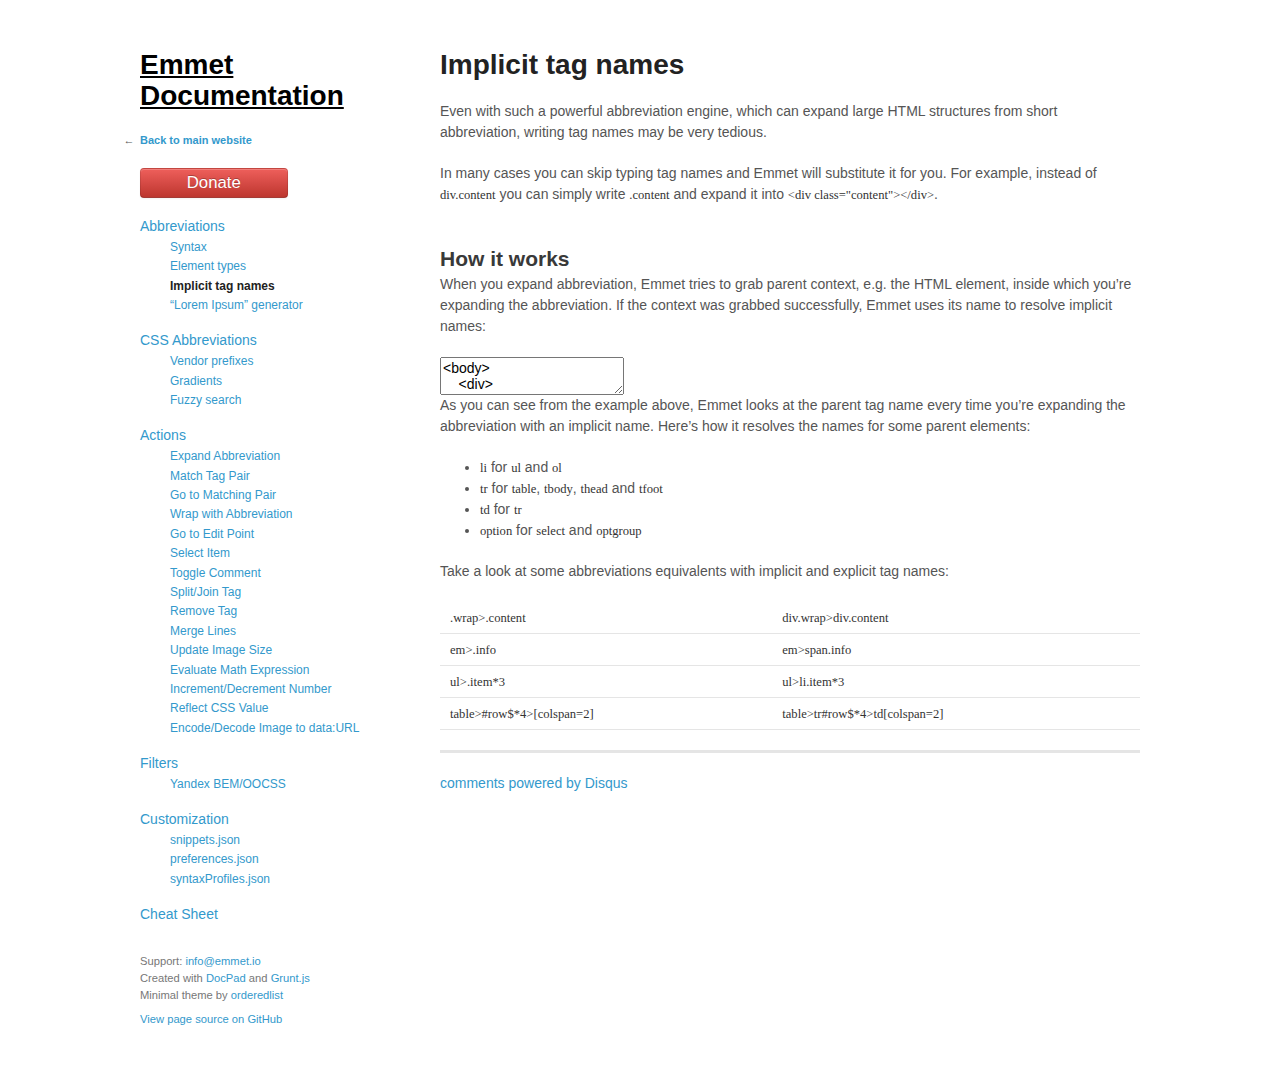
<file: docs.emmet.io/abbreviations/implicit-names/index.html>
<!doctype html>
<!--[if lt IE 7]>      <html class="no-js lt-ie10 lt-ie9 lt-ie8 lt-ie7"> <![endif]-->
<!--[if IE 7]>         <html class="no-js lt-ie10 lt-ie9 lt-ie8"> <![endif]-->
<!--[if IE 8]>         <html class="no-js lt-ie10 lt-ie9"> <![endif]-->
<!--[if IE 9]>         <html class="no-js lt-ie10"> <![endif]-->
<!--[if gt IE 8]><!--> <html class="no-js"> <!--<![endif]-->
<head>
<meta charset="utf-8" />
<meta http-equiv="X-UA-Compatible" content="chrome=1" />
<title>Implicit tag names</title>
<link rel="shortcut icon" href="../../favicon.ico" />

<link rel="stylesheet" href="../../20130511182733/c/main.css" />

<script>document.write('<script src="http://docs.emmet.io/j/'&#32;+&#32;('__proto__'&#32;in&#32;{}&#32;?&#32;'zepto.min'&#32;:&#32;'jquery-1.8.2.min')&#32;+&#32;'.js"><\/script>')</script>

<script src="../../20130428175712/j/movie.js"></script>

<script src="../../20130428175712/j/main.js"></script>

<meta name="viewport" content="width=device-width, initial-scale=1, user-scalable=no" />
<!--[if lt IE 9]>
<script src="//html5shiv.googlecode.com/svn/trunk/html5.js"></script>
<![endif]-->
</head>
<body>
	<div class="wrapper">
		<header class="page-header">
			<h1 class="site-title">
				
				<a href="../../index.html">Emmet Documentation</a>
			
			</h1>
			<p class="back-to-main"><a href="http://emmet.io">Back to main website</a></p>
			<p class="donate"><a href="http://emmet.io/donate/" class="btn btn-danger">Donate</a></p>
			<nav>
				

<ul class="nav">
	
		<li class="nav__item nav__item_selected">
			
				<a href="../index.html">Abbreviations</a>
			
			
				
<ul class="nav">
	
		<li class="nav__item">
			
				<a href="../syntax/index.html">Syntax</a>
			
			
		</li>
	
		<li class="nav__item">
			
				<a href="../types/index.html">Element types</a>
			
			
		</li>
	
		<li class="nav__item nav__item_selected">
			
				<strong>Implicit tag names</strong>
			
			
		</li>
	
		<li class="nav__item">
			
				<a href="../lorem-ipsum/index.html">“Lorem Ipsum” generator</a>
			
			
		</li>
	
</ul>	

			
		</li>
	
		<li class="nav__item">
			
				<a href="../../css-abbreviations/index.html">CSS Abbreviations</a>
			
			
				
<ul class="nav">
	
		<li class="nav__item">
			
				<a href="../../css-abbreviations/vendor-prefixes/index.html">Vendor prefixes</a>
			
			
		</li>
	
		<li class="nav__item">
			
				<a href="../../css-abbreviations/gradients/index.html">Gradients</a>
			
			
		</li>
	
		<li class="nav__item">
			
				<a href="../../css-abbreviations/fuzzy-search/index.html">Fuzzy search</a>
			
			
		</li>
	
</ul>	

			
		</li>
	
		<li class="nav__item">
			
				<a href="../../actions/index.html">Actions</a>
			
			
				
<ul class="nav">
	
		<li class="nav__item">
			
				<a href="../../actions/expand-abbreviation/index.html">Expand Abbreviation</a>
			
			
		</li>
	
		<li class="nav__item">
			
				<a href="../../actions/match-pair/index.html">Match Tag Pair</a>
			
			
		</li>
	
		<li class="nav__item">
			
				<a href="../../actions/go-to-pair/index.html">Go to Matching Pair</a>
			
			
		</li>
	
		<li class="nav__item">
			
				<a href="../../actions/wrap-with-abbreviation/index.html">Wrap with Abbreviation</a>
			
			
		</li>
	
		<li class="nav__item">
			
				<a href="../../actions/go-to-edit-point/index.html">Go to Edit Point</a>
			
			
		</li>
	
		<li class="nav__item">
			
				<a href="../../actions/select-item/index.html">Select Item</a>
			
			
		</li>
	
		<li class="nav__item">
			
				<a href="../../actions/toggle-comment/index.html">Toggle Comment</a>
			
			
		</li>
	
		<li class="nav__item">
			
				<a href="../../actions/split-join-tag/index.html">Split/Join Tag</a>
			
			
		</li>
	
		<li class="nav__item">
			
				<a href="../../actions/remove-tag/index.html">Remove Tag</a>
			
			
		</li>
	
		<li class="nav__item">
			
				<a href="../../actions/merge-lines/index.html">Merge Lines</a>
			
			
		</li>
	
		<li class="nav__item">
			
				<a href="../../actions/update-image-size/index.html">Update Image Size</a>
			
			
		</li>
	
		<li class="nav__item">
			
				<a href="../../actions/evaluate-math/index.html">Evaluate Math Expression</a>
			
			
		</li>
	
		<li class="nav__item">
			
				<a href="../../actions/inc-dec-number/index.html">Increment/Decrement Number</a>
			
			
		</li>
	
		<li class="nav__item">
			
				<a href="../../actions/reflect-css-value/index.html">Reflect CSS Value</a>
			
			
		</li>
	
		<li class="nav__item">
			
				<a href="../../actions/base64/index.html">Encode/Decode Image to data:URL</a>
			
			
		</li>
	
</ul>	

			
		</li>
	
		<li class="nav__item">
			
				<a href="../../filters/index.html">Filters</a>
			
			
				
<ul class="nav">
	
		<li class="nav__item">
			
				<a href="../../filters/bem/index.html">Yandex BEM/OOCSS</a>
			
			
		</li>
	
</ul>	

			
		</li>
	
		<li class="nav__item">
			
				<a href="../../customization/index.html">Customization</a>
			
			
				
<ul class="nav">
	
		<li class="nav__item">
			
				<a href="../../customization/snippets/index.html">snippets.json</a>
			
			
		</li>
	
		<li class="nav__item">
			
				<a href="../../customization/preferences/index.html">preferences.json</a>
			
			
		</li>
	
		<li class="nav__item">
			
				<a href="../../customization/syntax-profiles/index.html">syntaxProfiles.json</a>
			
			
		</li>
	
</ul>	

			
		</li>
	
		<li class="nav__item">
			
				<a href="../../cheat-sheet/index.html">Cheat Sheet</a>
			
			
		</li>
	
</ul>	

			</nav>
		</header>
		<section class="page-content">
			<h1><a name="implicit-tag-names" href="index.html#implicit-tag-names" class="anchor"></a>Implicit tag names</h1>
<p>Even with such a powerful abbreviation engine, which can expand large HTML structures from short abbreviation, writing tag names may be very tedious.</p>
<p>In many cases you can skip typing tag names and Emmet will substitute it for you. For example, instead of <code>div.content</code> you can simply write <code>.content</code> and expand it into <code>&lt;div class=&quot;content&quot;&gt;&lt;/div&gt;</code>.</p>
<h2><a name="how-it-works" href="index.html#how-it-works" class="anchor"></a>How it works</h2>
<p>When you expand abbreviation, Emmet tries to grab parent context, e.g. the HTML element, inside which you’re expanding the abbreviation. If the context was grabbed successfully, Emmet uses its name to resolve implicit names:</p>
<textarea class="movie-def">
&lt;body&gt;
    &lt;div&gt;
        |
    &lt;/div&gt;

    &lt;span&gt;&lt;/span&gt;

    &lt;ul class=&quot;nav&quot;&gt;
        |
    &lt;/ul&gt;

&lt;/body&gt;
~~~
type: .item
wait: 1000
tooltip: Expanding abbreviation inside block element, default tag name is <em>div</em>
run: emmet.expand_abbreviation
wait: 1000
moveTo: 5:10
type: .item
tooltip: Expanding abbreviation inside inline element, default tag name is <em>span</em>
run: emmet.expand_abbreviation
wait: 1000
moveTo: 8:8
type: .item
tooltip: Expanding abbreviation inside list, default tag name is <em>li</em>
run: emmet.expand_abbreviation
</textarea>

<p>As you can see from the example above, Emmet looks at the parent tag name every time you’re expanding the abbreviation with an implicit name. Here’s how it resolves the names for some parent elements:</p>
<ul>
<li><code>li</code> for <code>ul</code> and <code>ol</code></li>
<li><code>tr</code> for <code>table</code>, <code>tbody</code>, <code>thead</code> and <code>tfoot</code></li>
<li><code>td</code> for <code>tr</code></li>
<li><code>option</code> for <code>select</code> and <code>optgroup</code></li>
</ul>
<p>Take a look at some abbreviations equivalents with implicit and explicit tag names:</p>
<table>
    <tr>
        <td><code>.wrap&gt;.content</code></td>
        <td><code>div.wrap&gt;div.content</code></td>
    </tr>
    <tr>
        <td><code>em&gt;.info</code></td>
        <td><code>em&gt;span.info</code></td>
    </tr>
    <tr>
        <td><code>ul&gt;.item*3</code></td>
        <td><code>ul&gt;li.item*3</code></td>
    </tr>
    <tr>
        <td><code>table&gt;#row$*4&gt;[colspan=2]</code></td>
        <td><code>table&gt;tr#row$*4&gt;td[colspan=2]</code></td>
    </tr>
</table>
<div id="disqus_thread"></div>
<script>
var disqus_shortname = 'emmetdocs';
(function() {
    var dsq = document.createElement('script'); dsq.type = 'text/javascript'; dsq.async = true;
    dsq.src = 'http://' + disqus_shortname + '.disqus.com/embed.js';
    (document.getElementsByTagName('head')[0] || document.getElementsByTagName('body')[0]).appendChild(dsq);
})();
</script>
<noscript>Please enable JavaScript to view the <a href="http://disqus.com/?ref_noscript">comments powered by Disqus.</a></noscript>
<a href="http://disqus.com" class="dsq-brlink">comments powered by <span class="logo-disqus">Disqus</span></a>
		</section>
		<div class="clear"></div>
		<footer class="page-footer">
			<p class="small-text">Support: <a href="mailto:info@emmet.io">info@emmet.io</a><br />Created with <a href="https://github.com/bevry/docpad">DocPad</a> and <a href="http://gruntjs.com">Grunt.js</a><br />Minimal theme by <a href="https://github.com/orderedlist/minimal">orderedlist</a></p>
			<p class="small-text"><a href="https://github.com/emmetio/emmet-docs/tree/master/src/documents/abbreviations/implicit-names/index.html.md">View page source on GitHub</a></p>
		</footer>
	</div>
	
<script>
  var _gaq = _gaq || [];
  _gaq.push(['_setAccount', 'UA-4523560-5']);
  _gaq.push(['_trackPageview']);

  (function() {
    var ga = document.createElement('script'); ga.type = 'text/javascript'; ga.async = true;
    ga.src = ('https:' == document.location.protocol ? 'https://ssl' : 'http://www') + '.google-analytics.com/ga.js';
    var s = document.getElementsByTagName('script')[0]; s.parentNode.insertBefore(ga, s);
  })();
</script>
</body>
</html>
</file>
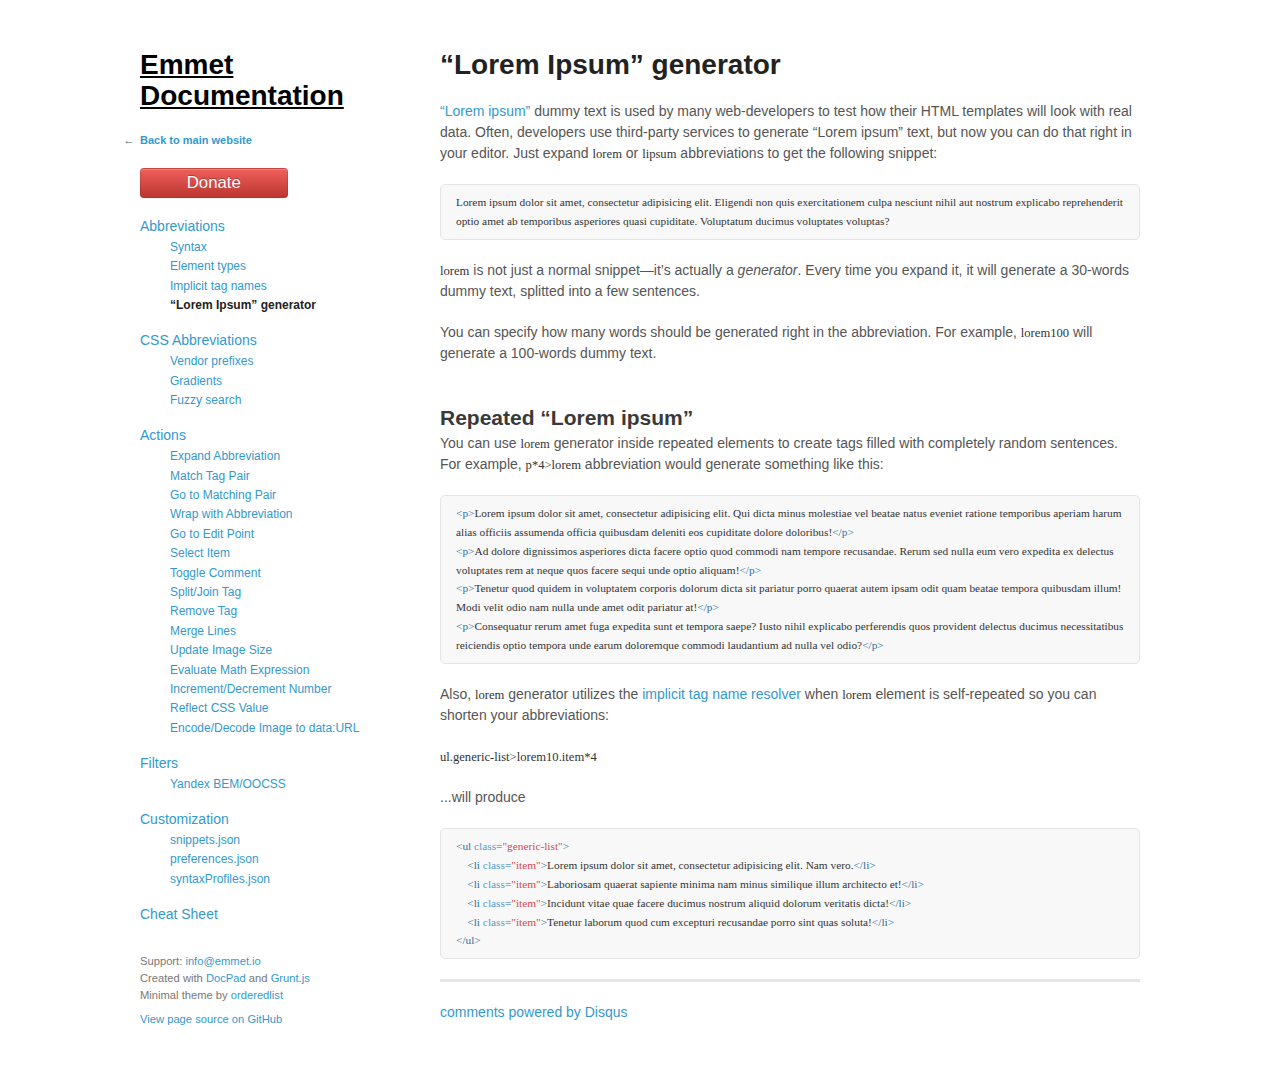
<file: docs.emmet.io/abbreviations/lorem-ipsum/index.html>
<!doctype html>
<!--[if lt IE 7]>      <html class="no-js lt-ie10 lt-ie9 lt-ie8 lt-ie7"> <![endif]-->
<!--[if IE 7]>         <html class="no-js lt-ie10 lt-ie9 lt-ie8"> <![endif]-->
<!--[if IE 8]>         <html class="no-js lt-ie10 lt-ie9"> <![endif]-->
<!--[if IE 9]>         <html class="no-js lt-ie10"> <![endif]-->
<!--[if gt IE 8]><!--> <html class="no-js"> <!--<![endif]-->
<head>
<meta charset="utf-8" />
<meta http-equiv="X-UA-Compatible" content="chrome=1" />
<title>“Lorem Ipsum” generator</title>
<link rel="shortcut icon" href="../../favicon.ico" />

<link rel="stylesheet" href="../../20130511182733/c/main.css" />

<script>document.write('<script src="http://docs.emmet.io/j/'&#32;+&#32;('__proto__'&#32;in&#32;{}&#32;?&#32;'zepto.min'&#32;:&#32;'jquery-1.8.2.min')&#32;+&#32;'.js"><\/script>')</script>

<script src="../../20130428175712/j/movie.js"></script>

<script src="../../20130428175712/j/main.js"></script>

<meta name="viewport" content="width=device-width, initial-scale=1, user-scalable=no" />
<!--[if lt IE 9]>
<script src="//html5shiv.googlecode.com/svn/trunk/html5.js"></script>
<![endif]-->
</head>
<body>
	<div class="wrapper">
		<header class="page-header">
			<h1 class="site-title">
				
				<a href="../../index.html">Emmet Documentation</a>
			
			</h1>
			<p class="back-to-main"><a href="http://emmet.io">Back to main website</a></p>
			<p class="donate"><a href="http://emmet.io/donate/" class="btn btn-danger">Donate</a></p>
			<nav>
				

<ul class="nav">
	
		<li class="nav__item nav__item_selected">
			
				<a href="../index.html">Abbreviations</a>
			
			
				
<ul class="nav">
	
		<li class="nav__item">
			
				<a href="../syntax/index.html">Syntax</a>
			
			
		</li>
	
		<li class="nav__item">
			
				<a href="../types/index.html">Element types</a>
			
			
		</li>
	
		<li class="nav__item">
			
				<a href="../implicit-names/index.html">Implicit tag names</a>
			
			
		</li>
	
		<li class="nav__item nav__item_selected">
			
				<strong>“Lorem Ipsum” generator</strong>
			
			
		</li>
	
</ul>	

			
		</li>
	
		<li class="nav__item">
			
				<a href="../../css-abbreviations/index.html">CSS Abbreviations</a>
			
			
				
<ul class="nav">
	
		<li class="nav__item">
			
				<a href="../../css-abbreviations/vendor-prefixes/index.html">Vendor prefixes</a>
			
			
		</li>
	
		<li class="nav__item">
			
				<a href="../../css-abbreviations/gradients/index.html">Gradients</a>
			
			
		</li>
	
		<li class="nav__item">
			
				<a href="../../css-abbreviations/fuzzy-search/index.html">Fuzzy search</a>
			
			
		</li>
	
</ul>	

			
		</li>
	
		<li class="nav__item">
			
				<a href="../../actions/index.html">Actions</a>
			
			
				
<ul class="nav">
	
		<li class="nav__item">
			
				<a href="../../actions/expand-abbreviation/index.html">Expand Abbreviation</a>
			
			
		</li>
	
		<li class="nav__item">
			
				<a href="../../actions/match-pair/index.html">Match Tag Pair</a>
			
			
		</li>
	
		<li class="nav__item">
			
				<a href="../../actions/go-to-pair/index.html">Go to Matching Pair</a>
			
			
		</li>
	
		<li class="nav__item">
			
				<a href="../../actions/wrap-with-abbreviation/index.html">Wrap with Abbreviation</a>
			
			
		</li>
	
		<li class="nav__item">
			
				<a href="../../actions/go-to-edit-point/index.html">Go to Edit Point</a>
			
			
		</li>
	
		<li class="nav__item">
			
				<a href="../../actions/select-item/index.html">Select Item</a>
			
			
		</li>
	
		<li class="nav__item">
			
				<a href="../../actions/toggle-comment/index.html">Toggle Comment</a>
			
			
		</li>
	
		<li class="nav__item">
			
				<a href="../../actions/split-join-tag/index.html">Split/Join Tag</a>
			
			
		</li>
	
		<li class="nav__item">
			
				<a href="../../actions/remove-tag/index.html">Remove Tag</a>
			
			
		</li>
	
		<li class="nav__item">
			
				<a href="../../actions/merge-lines/index.html">Merge Lines</a>
			
			
		</li>
	
		<li class="nav__item">
			
				<a href="../../actions/update-image-size/index.html">Update Image Size</a>
			
			
		</li>
	
		<li class="nav__item">
			
				<a href="../../actions/evaluate-math/index.html">Evaluate Math Expression</a>
			
			
		</li>
	
		<li class="nav__item">
			
				<a href="../../actions/inc-dec-number/index.html">Increment/Decrement Number</a>
			
			
		</li>
	
		<li class="nav__item">
			
				<a href="../../actions/reflect-css-value/index.html">Reflect CSS Value</a>
			
			
		</li>
	
		<li class="nav__item">
			
				<a href="../../actions/base64/index.html">Encode/Decode Image to data:URL</a>
			
			
		</li>
	
</ul>	

			
		</li>
	
		<li class="nav__item">
			
				<a href="../../filters/index.html">Filters</a>
			
			
				
<ul class="nav">
	
		<li class="nav__item">
			
				<a href="../../filters/bem/index.html">Yandex BEM/OOCSS</a>
			
			
		</li>
	
</ul>	

			
		</li>
	
		<li class="nav__item">
			
				<a href="../../customization/index.html">Customization</a>
			
			
				
<ul class="nav">
	
		<li class="nav__item">
			
				<a href="../../customization/snippets/index.html">snippets.json</a>
			
			
		</li>
	
		<li class="nav__item">
			
				<a href="../../customization/preferences/index.html">preferences.json</a>
			
			
		</li>
	
		<li class="nav__item">
			
				<a href="../../customization/syntax-profiles/index.html">syntaxProfiles.json</a>
			
			
		</li>
	
</ul>	

			
		</li>
	
		<li class="nav__item">
			
				<a href="../../cheat-sheet/index.html">Cheat Sheet</a>
			
			
		</li>
	
</ul>	

			</nav>
		</header>
		<section class="page-content">
			<h1><a name="lorem-ipsum-generator" href="index.html#lorem-ipsum-generator" class="anchor"></a>“Lorem Ipsum” generator</h1>
<p><a href="http://www.lipsum.com">“Lorem ipsum”</a> dummy text is used by many web-developers to test how their HTML templates will look with real data. Often, developers use third-party services to generate “Lorem ipsum” text, but now you can do that right in your editor. Just expand <code>lorem</code> or <code>lipsum</code> abbreviations to get the following snippet:</p>
<pre><code><span class="nginx"><span class="title">Lorem</span> ipsum dolor sit amet, consectetur adipisicing elit. Eligendi non quis exercitationem culpa nesciunt nihil aut nostrum explicabo reprehenderit optio amet ab temporibus asperiores quasi cupiditate. Voluptatum ducimus voluptates voluptas?</span></code></pre>
<p><code>lorem</code> is not just a normal snippet—it’s actually a <em>generator</em>. Every time you expand it, it will generate a 30-words dummy text, splitted into a few sentences.</p>
<p>You can specify how many words should be generated right in the abbreviation. For example, <code>lorem100</code> will generate a 100-words dummy text.</p>
<h2><a name="repeated-lorem-ipsum" href="index.html#repeated-lorem-ipsum" class="anchor"></a>Repeated “Lorem ipsum”</h2>
<p>You can use <code>lorem</code> generator inside repeated elements to create tags filled with completely random sentences. For example, <code>p*4&gt;lorem</code> abbreviation would generate something like this:</p>
<pre><code><span class="xml"><span class="tag">&lt;<span class="title">p</span>></span>Lorem ipsum dolor sit amet, consectetur adipisicing elit. Qui dicta minus molestiae vel beatae natus eveniet ratione temporibus aperiam harum alias officiis assumenda officia quibusdam deleniti eos cupiditate dolore doloribus!<span class="tag">&lt;/<span class="title">p</span>></span>
<span class="tag">&lt;<span class="title">p</span>></span>Ad dolore dignissimos asperiores dicta facere optio quod commodi nam tempore recusandae. Rerum sed nulla eum vero expedita ex delectus voluptates rem at neque quos facere sequi unde optio aliquam!<span class="tag">&lt;/<span class="title">p</span>></span>
<span class="tag">&lt;<span class="title">p</span>></span>Tenetur quod quidem in voluptatem corporis dolorum dicta sit pariatur porro quaerat autem ipsam odit quam beatae tempora quibusdam illum! Modi velit odio nam nulla unde amet odit pariatur at!<span class="tag">&lt;/<span class="title">p</span>></span>
<span class="tag">&lt;<span class="title">p</span>></span>Consequatur rerum amet fuga expedita sunt et tempora saepe? Iusto nihil explicabo perferendis quos provident delectus ducimus necessitatibus reiciendis optio tempora unde earum doloremque commodi laudantium ad nulla vel odio?<span class="tag">&lt;/<span class="title">p</span>></span></span></code></pre>
<p>Also, <code>lorem</code> generator utilizes the <a href="../implicit-names/index.html">implicit tag name resolver</a> when <code>lorem</code> element is self-repeated so you can shorten your abbreviations:</p>
<p><code>ul.generic-list&gt;lorem10.item*4</code></p>
<p>...will produce</p>
<pre><code><span class="xml"><span class="tag">&lt;<span class="title">ul</span> <span class="attribute">class</span>=<span class="value">"generic-list"</span>></span>
    <span class="tag">&lt;<span class="title">li</span> <span class="attribute">class</span>=<span class="value">"item"</span>></span>Lorem ipsum dolor sit amet, consectetur adipisicing elit. Nam vero.<span class="tag">&lt;/<span class="title">li</span>></span>
    <span class="tag">&lt;<span class="title">li</span> <span class="attribute">class</span>=<span class="value">"item"</span>></span>Laboriosam quaerat sapiente minima nam minus similique illum architecto et!<span class="tag">&lt;/<span class="title">li</span>></span>
    <span class="tag">&lt;<span class="title">li</span> <span class="attribute">class</span>=<span class="value">"item"</span>></span>Incidunt vitae quae facere ducimus nostrum aliquid dolorum veritatis dicta!<span class="tag">&lt;/<span class="title">li</span>></span>
    <span class="tag">&lt;<span class="title">li</span> <span class="attribute">class</span>=<span class="value">"item"</span>></span>Tenetur laborum quod cum excepturi recusandae porro sint quas soluta!<span class="tag">&lt;/<span class="title">li</span>></span>
<span class="tag">&lt;/<span class="title">ul</span>></span></span></code></pre>

<div id="disqus_thread"></div>
<script>
var disqus_shortname = 'emmetdocs';
(function() {
    var dsq = document.createElement('script'); dsq.type = 'text/javascript'; dsq.async = true;
    dsq.src = 'http://' + disqus_shortname + '.disqus.com/embed.js';
    (document.getElementsByTagName('head')[0] || document.getElementsByTagName('body')[0]).appendChild(dsq);
})();
</script>
<noscript>Please enable JavaScript to view the <a href="http://disqus.com/?ref_noscript">comments powered by Disqus.</a></noscript>
<a href="http://disqus.com" class="dsq-brlink">comments powered by <span class="logo-disqus">Disqus</span></a>
		</section>
		<div class="clear"></div>
		<footer class="page-footer">
			<p class="small-text">Support: <a href="mailto:info@emmet.io">info@emmet.io</a><br />Created with <a href="https://github.com/bevry/docpad">DocPad</a> and <a href="http://gruntjs.com">Grunt.js</a><br />Minimal theme by <a href="https://github.com/orderedlist/minimal">orderedlist</a></p>
			<p class="small-text"><a href="https://github.com/emmetio/emmet-docs/tree/master/src/documents/abbreviations/lorem-ipsum/index.html.md">View page source on GitHub</a></p>
		</footer>
	</div>
	
<script>
  var _gaq = _gaq || [];
  _gaq.push(['_setAccount', 'UA-4523560-5']);
  _gaq.push(['_trackPageview']);

  (function() {
    var ga = document.createElement('script'); ga.type = 'text/javascript'; ga.async = true;
    ga.src = ('https:' == document.location.protocol ? 'https://ssl' : 'http://www') + '.google-analytics.com/ga.js';
    var s = document.getElementsByTagName('script')[0]; s.parentNode.insertBefore(ga, s);
  })();
</script>
</body>
</html>
</file>
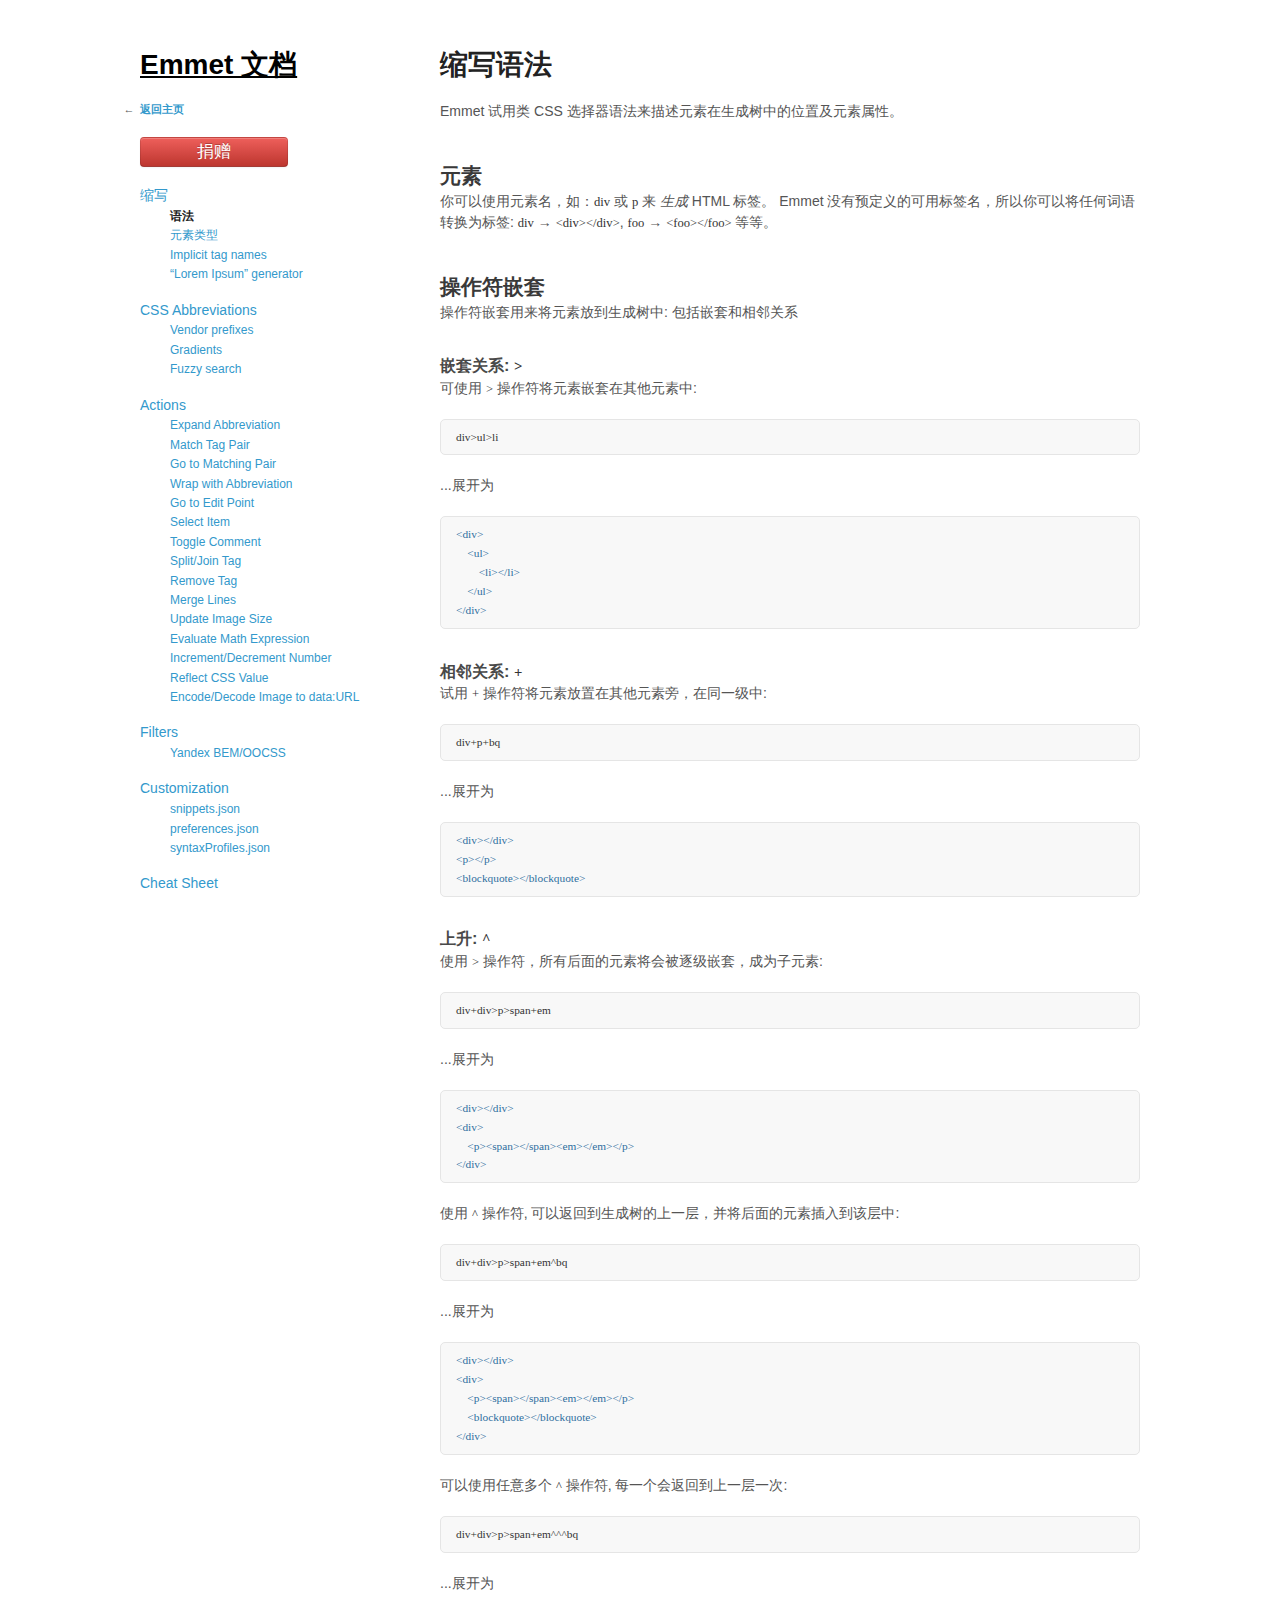
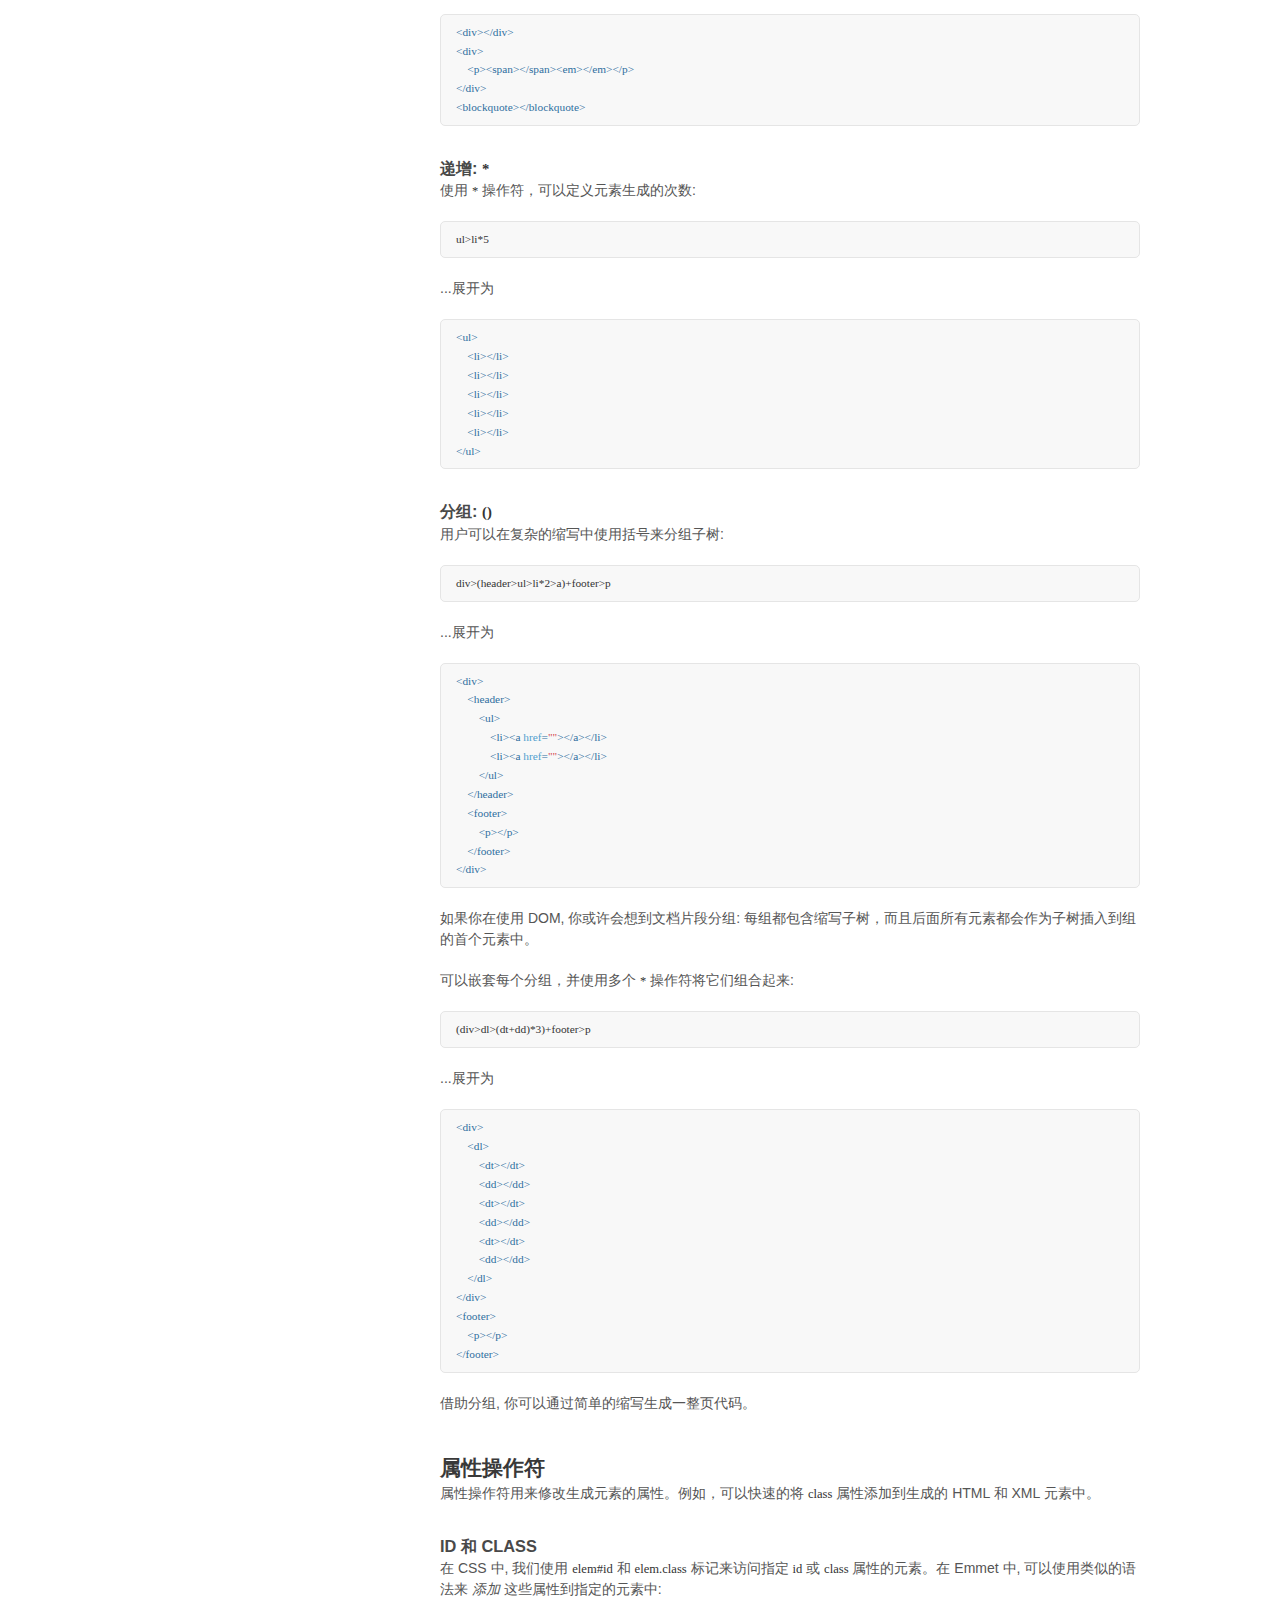
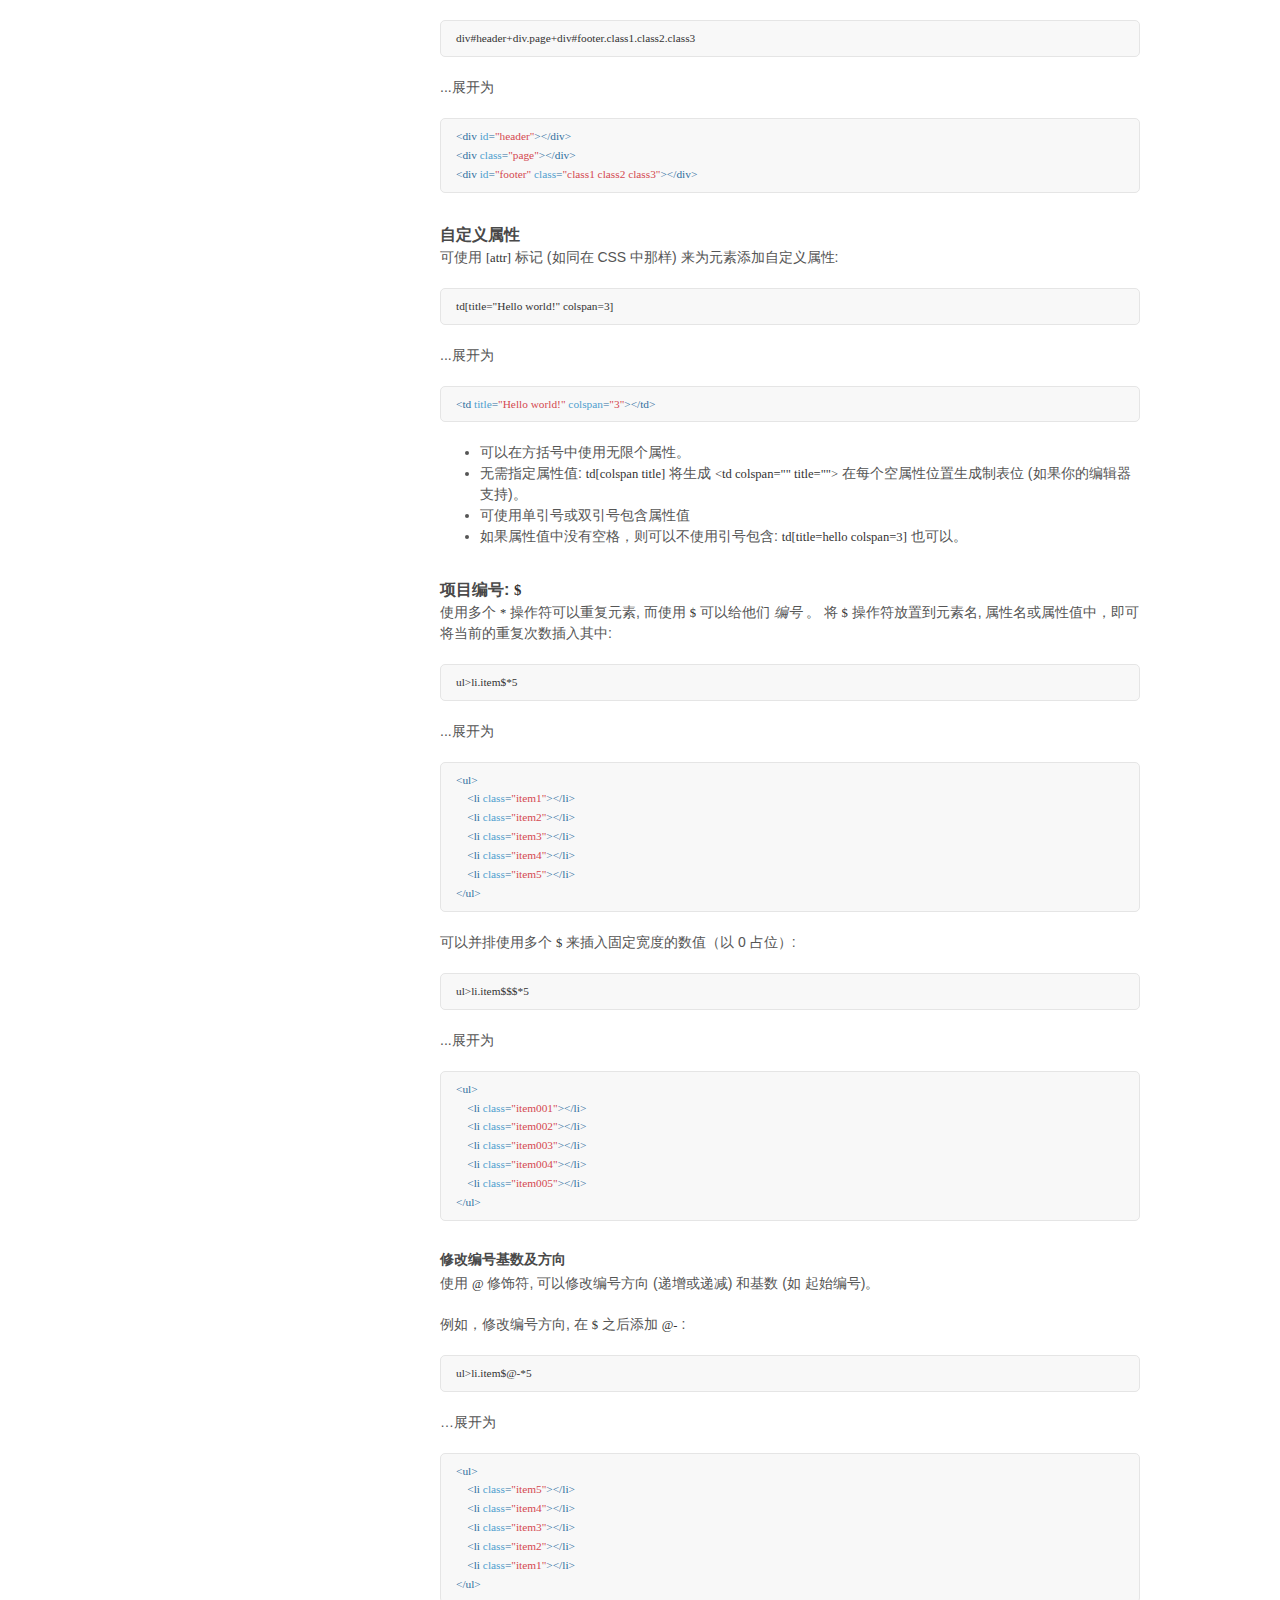
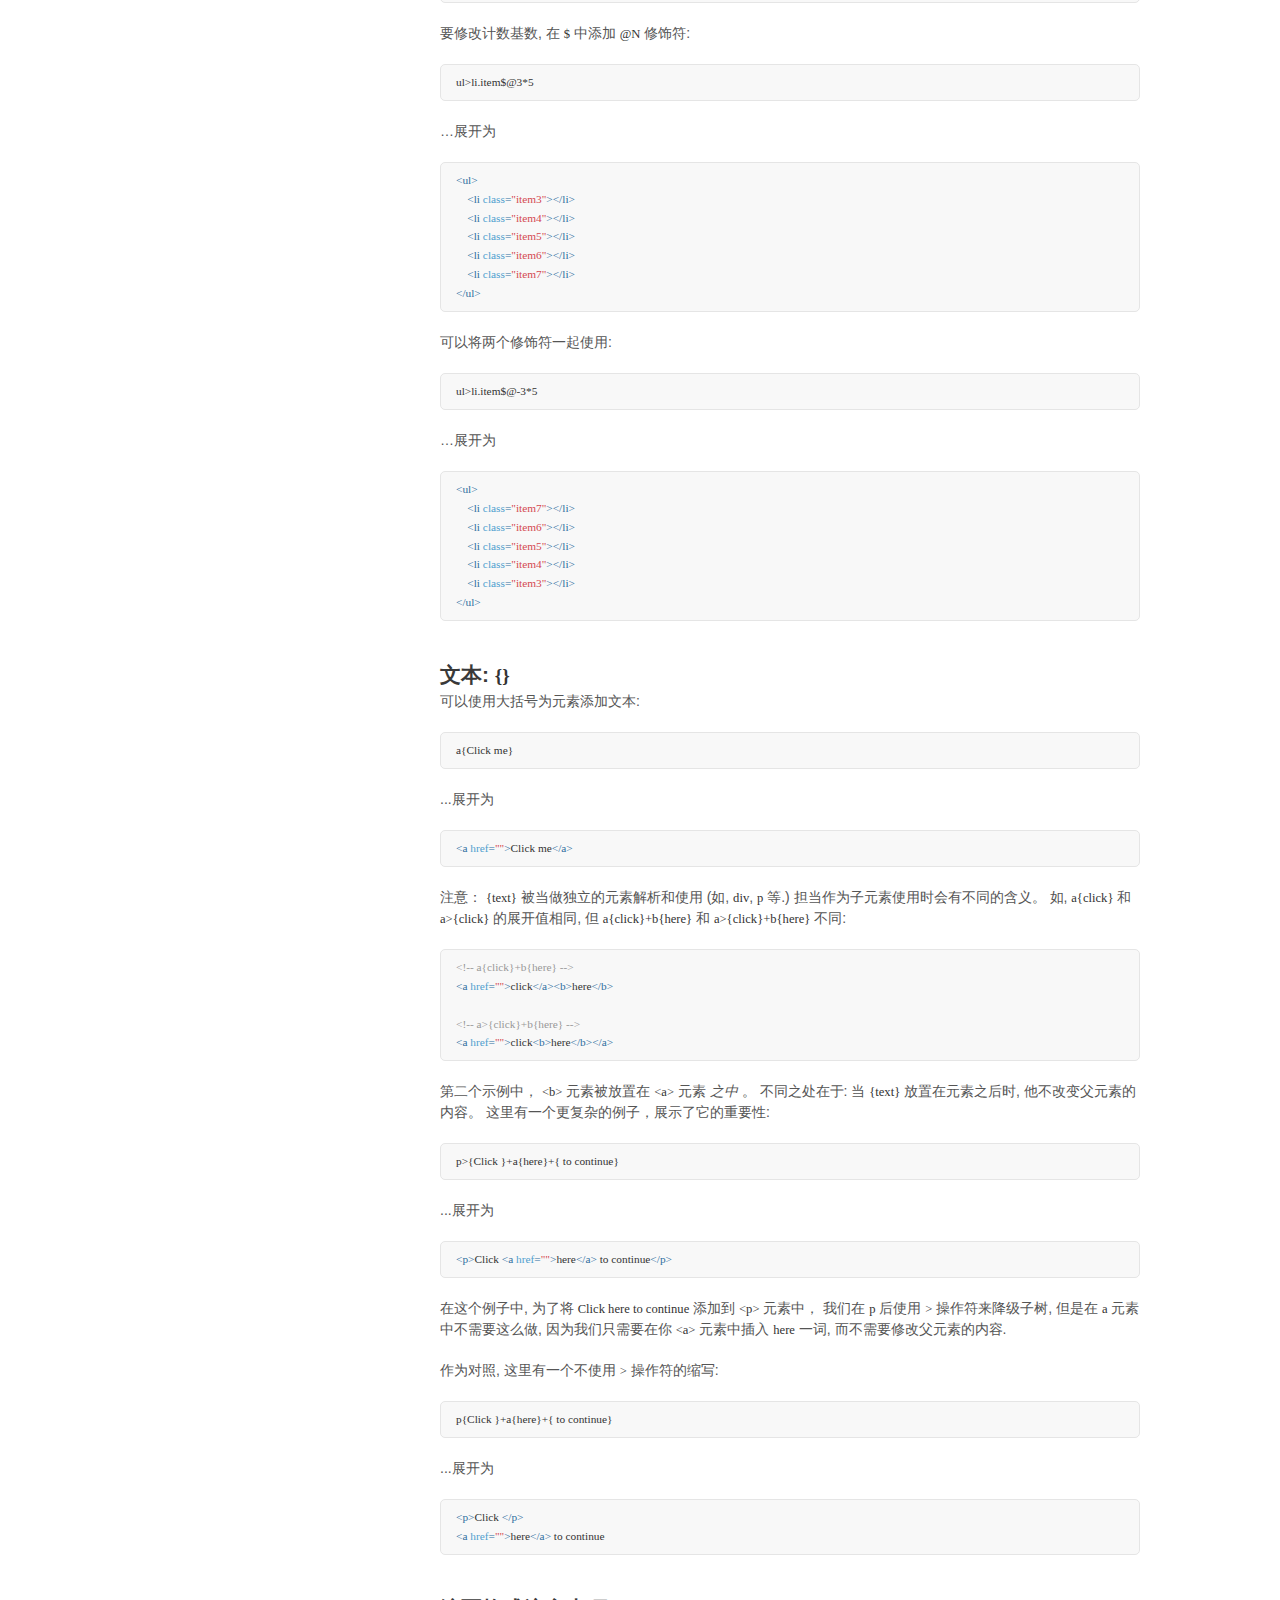
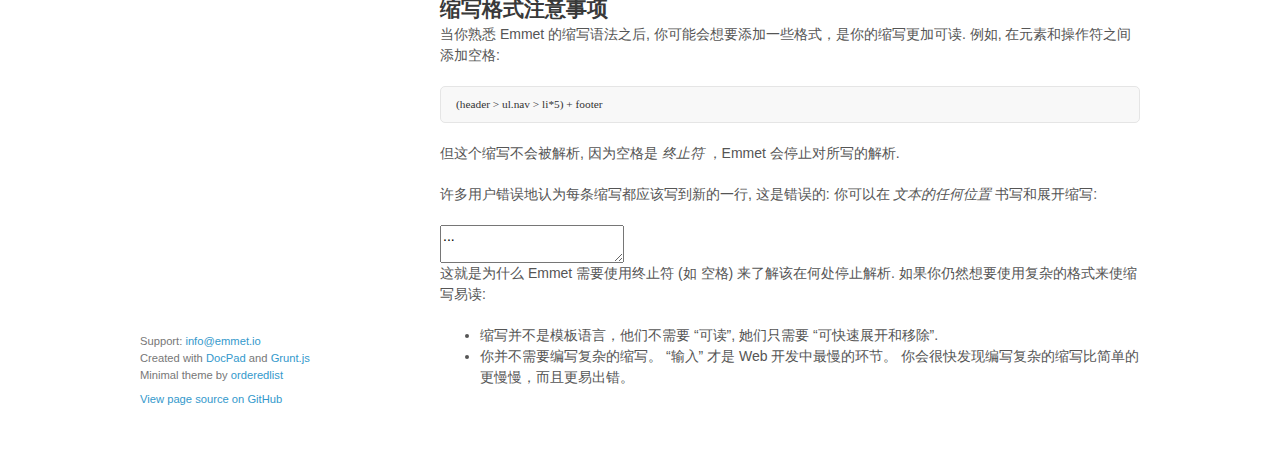
<file: docs.emmet.io/abbreviations/syntax/index.html>
<!doctype html>
<!--[if lt IE 7]>      <html class="no-js lt-ie10 lt-ie9 lt-ie8 lt-ie7"> <![endif]-->
<!--[if IE 7]>         <html class="no-js lt-ie10 lt-ie9 lt-ie8"> <![endif]-->
<!--[if IE 8]>         <html class="no-js lt-ie10 lt-ie9"> <![endif]-->
<!--[if IE 9]>         <html class="no-js lt-ie10"> <![endif]-->
<!--[if gt IE 8]><!--> <html class="no-js"> <!--<![endif]-->
<head>
<meta charset="utf-8" />
<meta http-equiv="X-UA-Compatible" content="chrome=1" />
<title>缩写语法</title>
<link rel="shortcut icon" href="../../favicon.ico" />

<link rel="stylesheet" href="../../20130511182733/c/main.css" />

<script>document.write('<script src="http://docs.emmet.io/j/'&#32;+&#32;('__proto__'&#32;in&#32;{}&#32;?&#32;'zepto.min'&#32;:&#32;'jquery-1.8.2.min')&#32;+&#32;'.js"><\/script>')</script>

<script src="../../20130428175712/j/movie.js"></script>

<script src="../../20130428175712/j/main.js"></script>

<meta name="viewport" content="width=device-width, initial-scale=1, user-scalable=no" />
<!--[if lt IE 9]>
<script src="//html5shiv.googlecode.com/svn/trunk/html5.js"></script>
<![endif]-->
</head>
<body>
	<div class="wrapper">
		<header class="page-header">
			<h1 class="site-title">
				
				<a href="../../index.html">Emmet 文档</a>
			
			</h1>
			<p class="back-to-main"><a href="http://emmet.io">返回主页</a></p>
			<p class="donate"><a href="http://emmet.io/donate/" class="btn btn-danger">捐赠</a></p>
			<nav>
				

<ul class="nav">
	
		<li class="nav__item nav__item_selected">
			
				<a href="../index.html">缩写</a>
			
			
				
<ul class="nav">
	
		<li class="nav__item nav__item_selected">
			
				<strong>语法</strong>
			
			
		</li>
	
		<li class="nav__item">
			
				<a href="../types/index.html">元素类型</a>
			
			
		</li>
	
		<li class="nav__item">
			
				<a href="../implicit-names/index.html">Implicit tag names</a>
			
			
		</li>
	
		<li class="nav__item">
			
				<a href="../lorem-ipsum/index.html">“Lorem Ipsum” generator</a>
			
			
		</li>
	
</ul>	

			
		</li>
	
		<li class="nav__item">
			
				<a href="../../css-abbreviations/index.html">CSS Abbreviations</a>
			
			
				
<ul class="nav">
	
		<li class="nav__item">
			
				<a href="../../css-abbreviations/vendor-prefixes/index.html">Vendor prefixes</a>
			
			
		</li>
	
		<li class="nav__item">
			
				<a href="../../css-abbreviations/gradients/index.html">Gradients</a>
			
			
		</li>
	
		<li class="nav__item">
			
				<a href="../../css-abbreviations/fuzzy-search/index.html">Fuzzy search</a>
			
			
		</li>
	
</ul>	

			
		</li>
	
		<li class="nav__item">
			
				<a href="../../actions/index.html">Actions</a>
			
			
				
<ul class="nav">
	
		<li class="nav__item">
			
				<a href="../../actions/expand-abbreviation/index.html">Expand Abbreviation</a>
			
			
		</li>
	
		<li class="nav__item">
			
				<a href="../../actions/match-pair/index.html">Match Tag Pair</a>
			
			
		</li>
	
		<li class="nav__item">
			
				<a href="../../actions/go-to-pair/index.html">Go to Matching Pair</a>
			
			
		</li>
	
		<li class="nav__item">
			
				<a href="../../actions/wrap-with-abbreviation/index.html">Wrap with Abbreviation</a>
			
			
		</li>
	
		<li class="nav__item">
			
				<a href="../../actions/go-to-edit-point/index.html">Go to Edit Point</a>
			
			
		</li>
	
		<li class="nav__item">
			
				<a href="../../actions/select-item/index.html">Select Item</a>
			
			
		</li>
	
		<li class="nav__item">
			
				<a href="../../actions/toggle-comment/index.html">Toggle Comment</a>
			
			
		</li>
	
		<li class="nav__item">
			
				<a href="../../actions/split-join-tag/index.html">Split/Join Tag</a>
			
			
		</li>
	
		<li class="nav__item">
			
				<a href="../../actions/remove-tag/index.html">Remove Tag</a>
			
			
		</li>
	
		<li class="nav__item">
			
				<a href="../../actions/merge-lines/index.html">Merge Lines</a>
			
			
		</li>
	
		<li class="nav__item">
			
				<a href="../../actions/update-image-size/index.html">Update Image Size</a>
			
			
		</li>
	
		<li class="nav__item">
			
				<a href="../../actions/evaluate-math/index.html">Evaluate Math Expression</a>
			
			
		</li>
	
		<li class="nav__item">
			
				<a href="../../actions/inc-dec-number/index.html">Increment/Decrement Number</a>
			
			
		</li>
	
		<li class="nav__item">
			
				<a href="../../actions/reflect-css-value/index.html">Reflect CSS Value</a>
			
			
		</li>
	
		<li class="nav__item">
			
				<a href="../../actions/base64/index.html">Encode/Decode Image to data:URL</a>
			
			
		</li>
	
</ul>	

			
		</li>
	
		<li class="nav__item">
			
				<a href="../../filters/index.html">Filters</a>
			
			
				
<ul class="nav">
	
		<li class="nav__item">
			
				<a href="../../filters/bem/index.html">Yandex BEM/OOCSS</a>
			
			
		</li>
	
</ul>	

			
		</li>
	
		<li class="nav__item">
			
				<a href="../../customization/index.html">Customization</a>
			
			
				
<ul class="nav">
	
		<li class="nav__item">
			
				<a href="../../customization/snippets/index.html">snippets.json</a>
			
			
		</li>
	
		<li class="nav__item">
			
				<a href="../../customization/preferences/index.html">preferences.json</a>
			
			
		</li>
	
		<li class="nav__item">
			
				<a href="../../customization/syntax-profiles/index.html">syntaxProfiles.json</a>
			
			
		</li>
	
</ul>	

			
		</li>
	
		<li class="nav__item">
			
				<a href="../../cheat-sheet/index.html">Cheat Sheet</a>
			
			
		</li>
	
</ul>	

			</nav>
		</header>
		<section class="page-content">
			<h1><a name="abbreviations-syntax" href="index.html#abbreviations-syntax" class="anchor"></a>缩写语法</h1>
<p>Emmet 试用类 CSS 选择器语法来描述元素在生成树中的位置及元素属性。</p>
<h2><a name="elements" href="index.html#elements" class="anchor"></a>元素</h2>
<p>你可以使用元素名，如：<code>div</code> 或 <code>p</code> 来 <em>生成</em> HTML 标签。 Emmet 没有预定义的可用标签名，所以你可以将任何词语转换为标签: <code>div</code> → <code>&lt;div&gt;&lt;/div&gt;</code>, <code>foo</code> → <code>&lt;foo&gt;&lt;/foo&gt;</code> 等等。</p>
<h2><a name="nesting-operators" href="index.html#nesting-operators" class="anchor"></a>操作符嵌套</h2>
<p>操作符嵌套用来将元素放到生成树中: 包括嵌套和相邻关系</p>
<h3><a name="child-gt" href="index.html#child-gt" class="anchor"></a>嵌套关系: <code>&gt;</code></h3>
<p>可使用 <code>&gt;</code> 操作符将元素嵌套在其他元素中:</p>
<pre><code><span class="erlang"><span class="keyword">div</span>>ul>li</span></code></pre>
<p>...展开为</p>
<pre><code><span class="xml"><span class="tag">&lt;<span class="title">div</span>></span>
    <span class="tag">&lt;<span class="title">ul</span>></span>
        <span class="tag">&lt;<span class="title">li</span>></span><span class="tag">&lt;/<span class="title">li</span>></span>
    <span class="tag">&lt;/<span class="title">ul</span>></span>
<span class="tag">&lt;/<span class="title">div</span>></span></span></code></pre>
<h3><a name="sibling-" href="index.html#sibling-" class="anchor"></a>相邻关系: <code>+</code></h3>
<p>试用 <code>+</code> 操作符将元素放置在其他元素旁，在同一级中:</p>
<pre><code><span class="erlang"><span class="keyword">div</span>+p+bq</span></code></pre>
<p>...展开为</p>
<pre><code><span class="xml"><span class="tag">&lt;<span class="title">div</span>></span><span class="tag">&lt;/<span class="title">div</span>></span>
<span class="tag">&lt;<span class="title">p</span>></span><span class="tag">&lt;/<span class="title">p</span>></span>
<span class="tag">&lt;<span class="title">blockquote</span>></span><span class="tag">&lt;/<span class="title">blockquote</span>></span></span></code></pre>
<h3><a name="climb-up-" href="index.html#climb-up-" class="anchor"></a>上升: <code>^</code></h3>
<p>使用 <code>&gt;</code> 操作符，所有后面的元素将会被逐级嵌套，成为子元素:</p>
<pre><code><span class="erlang"><span class="keyword">div</span>+<span class="keyword">div</span>>p>span+em </span></code></pre>
<p>...展开为 </p>
<pre><code><span class="xml"><span class="tag">&lt;<span class="title">div</span>></span><span class="tag">&lt;/<span class="title">div</span>></span>
<span class="tag">&lt;<span class="title">div</span>></span>
    <span class="tag">&lt;<span class="title">p</span>></span><span class="tag">&lt;<span class="title">span</span>></span><span class="tag">&lt;/<span class="title">span</span>></span><span class="tag">&lt;<span class="title">em</span>></span><span class="tag">&lt;/<span class="title">em</span>></span><span class="tag">&lt;/<span class="title">p</span>></span>
<span class="tag">&lt;/<span class="title">div</span>></span></span></code></pre>
<p>使用 <code>^</code> 操作符, 可以返回到生成树的上一层，并将后面的元素插入到该层中:</p>
<pre><code><span class="erlang"><span class="keyword">div</span>+<span class="keyword">div</span>>p>span+em^bq</span></code></pre>
<p>...展开为</p>
<pre><code><span class="xml"><span class="tag">&lt;<span class="title">div</span>></span><span class="tag">&lt;/<span class="title">div</span>></span>
<span class="tag">&lt;<span class="title">div</span>></span>
    <span class="tag">&lt;<span class="title">p</span>></span><span class="tag">&lt;<span class="title">span</span>></span><span class="tag">&lt;/<span class="title">span</span>></span><span class="tag">&lt;<span class="title">em</span>></span><span class="tag">&lt;/<span class="title">em</span>></span><span class="tag">&lt;/<span class="title">p</span>></span>
    <span class="tag">&lt;<span class="title">blockquote</span>></span><span class="tag">&lt;/<span class="title">blockquote</span>></span>
<span class="tag">&lt;/<span class="title">div</span>></span></span></code></pre>
<p>可以使用任意多个 <code>^</code> 操作符, 每一个会返回到上一层一次:</p>
<pre><code><span class="erlang"><span class="keyword">div</span>+<span class="keyword">div</span>>p>span+em^^^bq</span></code></pre>
<p>...展开为</p>
<pre><code><span class="xml"><span class="tag">&lt;<span class="title">div</span>></span><span class="tag">&lt;/<span class="title">div</span>></span>
<span class="tag">&lt;<span class="title">div</span>></span>
    <span class="tag">&lt;<span class="title">p</span>></span><span class="tag">&lt;<span class="title">span</span>></span><span class="tag">&lt;/<span class="title">span</span>></span><span class="tag">&lt;<span class="title">em</span>></span><span class="tag">&lt;/<span class="title">em</span>></span><span class="tag">&lt;/<span class="title">p</span>></span>
<span class="tag">&lt;/<span class="title">div</span>></span>
<span class="tag">&lt;<span class="title">blockquote</span>></span><span class="tag">&lt;/<span class="title">blockquote</span>></span></span></code></pre>
<h3><a name="multiplication-" href="index.html#multiplication-" class="anchor"></a>递增: <code>*</code></h3>
<p>使用 <code>*</code> 操作符，可以定义元素生成的次数:</p>
<pre><code><span class="http"><span class="attribute">ul>li*5</span></code></pre>
<p>...展开为</p>
<pre><code><span class="xml"><span class="tag">&lt;<span class="title">ul</span>></span>
    <span class="tag">&lt;<span class="title">li</span>></span><span class="tag">&lt;/<span class="title">li</span>></span>
    <span class="tag">&lt;<span class="title">li</span>></span><span class="tag">&lt;/<span class="title">li</span>></span>
    <span class="tag">&lt;<span class="title">li</span>></span><span class="tag">&lt;/<span class="title">li</span>></span>
    <span class="tag">&lt;<span class="title">li</span>></span><span class="tag">&lt;/<span class="title">li</span>></span>
    <span class="tag">&lt;<span class="title">li</span>></span><span class="tag">&lt;/<span class="title">li</span>></span>
<span class="tag">&lt;/<span class="title">ul</span>></span></span></code></pre>
<h3><a name="grouping-" href="index.html#grouping-" class="anchor"></a>分组: <code>()</code></h3>
<p>用户可以在复杂的缩写中使用括号来分组子树:</p>
<pre><code><span class="erlang"><span class="keyword">div</span>>(header>ul>li*<span class="number">2</span>>a)+footer>p</span></code></pre>
<p>...展开为</p>
<pre><code><span class="xml"><span class="tag">&lt;<span class="title">div</span>></span>
    <span class="tag">&lt;<span class="title">header</span>></span>
        <span class="tag">&lt;<span class="title">ul</span>></span>
            <span class="tag">&lt;<span class="title">li</span>></span><span class="tag">&lt;<span class="title">a</span> <span class="attribute">href</span>=<span class="value">""</span>></span><span class="tag">&lt;/<span class="title">a</span>></span><span class="tag">&lt;/<span class="title">li</span>></span>
            <span class="tag">&lt;<span class="title">li</span>></span><span class="tag">&lt;<span class="title">a</span> <span class="attribute">href</span>=<span class="value">""</span>></span><span class="tag">&lt;/<span class="title">a</span>></span><span class="tag">&lt;/<span class="title">li</span>></span>
        <span class="tag">&lt;/<span class="title">ul</span>></span>
    <span class="tag">&lt;/<span class="title">header</span>></span>
    <span class="tag">&lt;<span class="title">footer</span>></span>
        <span class="tag">&lt;<span class="title">p</span>></span><span class="tag">&lt;/<span class="title">p</span>></span>
    <span class="tag">&lt;/<span class="title">footer</span>></span>
<span class="tag">&lt;/<span class="title">div</span>></span></span></code></pre>
<p>如果你在使用 DOM, 你或许会想到文档片段分组: 每组都包含缩写子树，而且后面所有元素都会作为子树插入到组的首个元素中。 </p>
<p>可以嵌套每个分组，并使用多个 <code>*</code> 操作符将它们组合起来:</p>
<pre><code><span class="lisp"><span class="list">(<span class="title">div>dl></span><span class="body"><span class="list">(<span class="title">dt+dd</span><span class="body"></span>)</span><span class="variable">*3)+footer>p</span></code></pre>
<p>...展开为</p>
<pre><code><span class="xml"><span class="tag">&lt;<span class="title">div</span>></span>
    <span class="tag">&lt;<span class="title">dl</span>></span>
        <span class="tag">&lt;<span class="title">dt</span>></span><span class="tag">&lt;/<span class="title">dt</span>></span>
        <span class="tag">&lt;<span class="title">dd</span>></span><span class="tag">&lt;/<span class="title">dd</span>></span>
        <span class="tag">&lt;<span class="title">dt</span>></span><span class="tag">&lt;/<span class="title">dt</span>></span>
        <span class="tag">&lt;<span class="title">dd</span>></span><span class="tag">&lt;/<span class="title">dd</span>></span>
        <span class="tag">&lt;<span class="title">dt</span>></span><span class="tag">&lt;/<span class="title">dt</span>></span>
        <span class="tag">&lt;<span class="title">dd</span>></span><span class="tag">&lt;/<span class="title">dd</span>></span>
    <span class="tag">&lt;/<span class="title">dl</span>></span>
<span class="tag">&lt;/<span class="title">div</span>></span>
<span class="tag">&lt;<span class="title">footer</span>></span>
    <span class="tag">&lt;<span class="title">p</span>></span><span class="tag">&lt;/<span class="title">p</span>></span>
<span class="tag">&lt;/<span class="title">footer</span>></span></span></code></pre>
<p>借助分组, 你可以通过简单的缩写生成一整页代码。</p>
<h2><a name="attribute-operators" href="index.html#attribute-operators" class="anchor"></a>属性操作符</h2>
<p>属性操作符用来修改生成元素的属性。例如，可以快速的将 <code>class</code> 属性添加到生成的 HTML 和 XML 元素中。</p>
<h3><a name="id-and-class" href="index.html#id-and-class" class="anchor"></a>ID 和 CLASS</h3>
<p>在 CSS 中, 我们使用 <code>elem#id</code> 和 <code>elem.class</code> 标记来访问指定 <code>id</code> 或 <code>class</code> 属性的元素。在 Emmet 中, 可以使用类似的语法来 <em>添加</em> 这些属性到指定的元素中:</p>
<pre><code><span class="delphi"><span class="keyword">div</span>#header+<span class="keyword">div</span>.page+<span class="keyword">div</span>#footer.class1.class2.class3</span></code></pre>
<p>...展开为</p>
<pre><code><span class="xml"><span class="tag">&lt;<span class="title">div</span> <span class="attribute">id</span>=<span class="value">"header"</span>></span><span class="tag">&lt;/<span class="title">div</span>></span>
<span class="tag">&lt;<span class="title">div</span> <span class="attribute">class</span>=<span class="value">"page"</span>></span><span class="tag">&lt;/<span class="title">div</span>></span>
<span class="tag">&lt;<span class="title">div</span> <span class="attribute">id</span>=<span class="value">"footer"</span> <span class="attribute">class</span>=<span class="value">"class1 class2 class3"</span>></span><span class="tag">&lt;/<span class="title">div</span>></span></span></code></pre>
<h3><a name="custom-attributes" href="index.html#custom-attributes" class="anchor"></a>自定义属性</h3>
<p>可使用 <code>[attr]</code> 标记 (如同在 CSS 中那样) 来为元素添加自定义属性:</p>
<pre><code><span class="ini"><span class="setting">td[title=<span class="value"><span class="string">"Hello world!"</span> colspan=<span class="number">3</span>]</span></span></span></code></pre>
<p>...展开为</p>
<pre><code><span class="xml"><span class="tag">&lt;<span class="title">td</span> <span class="attribute">title</span>=<span class="value">"Hello world!"</span> <span class="attribute">colspan</span>=<span class="value">"3"</span>></span><span class="tag">&lt;/<span class="title">td</span>></span></span></code></pre>
<ul>
<li>可以在方括号中使用无限个属性。</li>
<li>无需指定属性值: <code>td[colspan title]</code> 将生成 <code>&lt;td colspan=&quot;&quot; title=&quot;&quot;&gt;</code> 在每个空属性位置生成制表位 (如果你的编辑器支持)。</li>
<li>可使用单引号或双引号包含属性值</li>
<li>如果属性值中没有空格，则可以不使用引号包含: <code>td[title=hello colspan=3]</code> 也可以。</li>
</ul>
<h3><a name="item-numbering-" href="index.html#item-numbering-" class="anchor"></a>项目编号: <code>$</code></h3>
<p>使用多个 <code>*</code> 操作符可以重复元素, 而使用 <code>$</code> 可以给他们 <em>编号</em> 。 将 <code>$</code> 操作符放置到元素名, 属性名或属性值中，即可将当前的重复次数插入其中:</p>
<pre><code><span class="ruby">ul>li.item<span class="variable">$*</span><span class="number">5</span></span></code></pre>
<p>...展开为</p>
<pre><code><span class="xml"><span class="tag">&lt;<span class="title">ul</span>></span>
    <span class="tag">&lt;<span class="title">li</span> <span class="attribute">class</span>=<span class="value">"item1"</span>></span><span class="tag">&lt;/<span class="title">li</span>></span>
    <span class="tag">&lt;<span class="title">li</span> <span class="attribute">class</span>=<span class="value">"item2"</span>></span><span class="tag">&lt;/<span class="title">li</span>></span>
    <span class="tag">&lt;<span class="title">li</span> <span class="attribute">class</span>=<span class="value">"item3"</span>></span><span class="tag">&lt;/<span class="title">li</span>></span>
    <span class="tag">&lt;<span class="title">li</span> <span class="attribute">class</span>=<span class="value">"item4"</span>></span><span class="tag">&lt;/<span class="title">li</span>></span>
    <span class="tag">&lt;<span class="title">li</span> <span class="attribute">class</span>=<span class="value">"item5"</span>></span><span class="tag">&lt;/<span class="title">li</span>></span>
<span class="tag">&lt;/<span class="title">ul</span>></span></span></code></pre>
<p>可以并排使用多个 <code>$</code> 来插入固定宽度的数值（以 0 占位）:</p>
<pre><code><span class="ruby">ul>li.item<span class="variable">$$</span><span class="variable">$*</span><span class="number">5</span></span></code></pre>
<p>...展开为</p>
<pre><code><span class="xml"><span class="tag">&lt;<span class="title">ul</span>></span>
    <span class="tag">&lt;<span class="title">li</span> <span class="attribute">class</span>=<span class="value">"item001"</span>></span><span class="tag">&lt;/<span class="title">li</span>></span>
    <span class="tag">&lt;<span class="title">li</span> <span class="attribute">class</span>=<span class="value">"item002"</span>></span><span class="tag">&lt;/<span class="title">li</span>></span>
    <span class="tag">&lt;<span class="title">li</span> <span class="attribute">class</span>=<span class="value">"item003"</span>></span><span class="tag">&lt;/<span class="title">li</span>></span>
    <span class="tag">&lt;<span class="title">li</span> <span class="attribute">class</span>=<span class="value">"item004"</span>></span><span class="tag">&lt;/<span class="title">li</span>></span>
    <span class="tag">&lt;<span class="title">li</span> <span class="attribute">class</span>=<span class="value">"item005"</span>></span><span class="tag">&lt;/<span class="title">li</span>></span>
<span class="tag">&lt;/<span class="title">ul</span>></span></span></code></pre>
<h4><a name="changing-numbering-base-and-direction" href="index.html#changing-numbering-base-and-direction" class="anchor"></a>修改编号基数及方向</h4>
<p>使用 <code>@</code> 修饰符, 可以修改编号方向 (递增或递减) 和基数 (如 起始编号)。</p>
<p>例如，修改编号方向, 在 <code>$</code> 之后添加 <code>@-</code> :</p>
<pre><code><span class="perl">ul>li.item<span class="variable">$@</span>-<span class="variable">*5</span></span></code></pre>
<p>…展开为</p>
<pre><code><span class="xml"><span class="tag">&lt;<span class="title">ul</span>></span>
    <span class="tag">&lt;<span class="title">li</span> <span class="attribute">class</span>=<span class="value">"item5"</span>></span><span class="tag">&lt;/<span class="title">li</span>></span>
    <span class="tag">&lt;<span class="title">li</span> <span class="attribute">class</span>=<span class="value">"item4"</span>></span><span class="tag">&lt;/<span class="title">li</span>></span>
    <span class="tag">&lt;<span class="title">li</span> <span class="attribute">class</span>=<span class="value">"item3"</span>></span><span class="tag">&lt;/<span class="title">li</span>></span>
    <span class="tag">&lt;<span class="title">li</span> <span class="attribute">class</span>=<span class="value">"item2"</span>></span><span class="tag">&lt;/<span class="title">li</span>></span>
    <span class="tag">&lt;<span class="title">li</span> <span class="attribute">class</span>=<span class="value">"item1"</span>></span><span class="tag">&lt;/<span class="title">li</span>></span>
<span class="tag">&lt;/<span class="title">ul</span>></span></span></code></pre>
<p>要修改计数基数, 在 <code>$</code> 中添加 <code>@N</code> 修饰符:</p>
<pre><code><span class="perl">ul>li.item<span class="variable">$@</span><span class="number">3</span><span class="variable">*5</span></span></code></pre>
<p>…展开为</p>
<pre><code><span class="xml"><span class="tag">&lt;<span class="title">ul</span>></span>
    <span class="tag">&lt;<span class="title">li</span> <span class="attribute">class</span>=<span class="value">"item3"</span>></span><span class="tag">&lt;/<span class="title">li</span>></span>
    <span class="tag">&lt;<span class="title">li</span> <span class="attribute">class</span>=<span class="value">"item4"</span>></span><span class="tag">&lt;/<span class="title">li</span>></span>
    <span class="tag">&lt;<span class="title">li</span> <span class="attribute">class</span>=<span class="value">"item5"</span>></span><span class="tag">&lt;/<span class="title">li</span>></span>
    <span class="tag">&lt;<span class="title">li</span> <span class="attribute">class</span>=<span class="value">"item6"</span>></span><span class="tag">&lt;/<span class="title">li</span>></span>
    <span class="tag">&lt;<span class="title">li</span> <span class="attribute">class</span>=<span class="value">"item7"</span>></span><span class="tag">&lt;/<span class="title">li</span>></span>
<span class="tag">&lt;/<span class="title">ul</span>></span></span></code></pre>
<p>可以将两个修饰符一起使用:</p>
<pre><code><span class="perl">ul>li.item<span class="variable">$@</span>-<span class="number">3</span><span class="variable">*5</span></span></code></pre>
<p>…展开为</p>
<pre><code><span class="xml"><span class="tag">&lt;<span class="title">ul</span>></span>
    <span class="tag">&lt;<span class="title">li</span> <span class="attribute">class</span>=<span class="value">"item7"</span>></span><span class="tag">&lt;/<span class="title">li</span>></span>
    <span class="tag">&lt;<span class="title">li</span> <span class="attribute">class</span>=<span class="value">"item6"</span>></span><span class="tag">&lt;/<span class="title">li</span>></span>
    <span class="tag">&lt;<span class="title">li</span> <span class="attribute">class</span>=<span class="value">"item5"</span>></span><span class="tag">&lt;/<span class="title">li</span>></span>
    <span class="tag">&lt;<span class="title">li</span> <span class="attribute">class</span>=<span class="value">"item4"</span>></span><span class="tag">&lt;/<span class="title">li</span>></span>
    <span class="tag">&lt;<span class="title">li</span> <span class="attribute">class</span>=<span class="value">"item3"</span>></span><span class="tag">&lt;/<span class="title">li</span>></span>
<span class="tag">&lt;/<span class="title">ul</span>></span></span></code></pre>
<h2><a name="text-" href="index.html#text-" class="anchor"></a>文本: <code>{}</code></h2>
<p>可以使用大括号为元素添加文本:</p>
<pre><code><span class="http"><span class="attribute">a{Click me}</span></code></pre>
<p>...展开为</p>
<pre><code><span class="xml"><span class="tag">&lt;<span class="title">a</span> <span class="attribute">href</span>=<span class="value">""</span>></span>Click me<span class="tag">&lt;/<span class="title">a</span>></span></span></code></pre>
<p>注意： <code>{text}</code> 被当做独立的元素解析和使用 (如, <code>div</code>, <code>p</code> 等.) 担当作为子元素使用时会有不同的含义。 如, <code>a{click}</code> 和 <code>a&gt;{click}</code> 的展开值相同, 但 <code>a{click}+b{here}</code> 和 <code>a&gt;{click}+b{here}</code> 不同:</p>
<pre><code><span class="xml"><span class="comment">&lt;!-- a{click}+b{here} --></span>
<span class="tag">&lt;<span class="title">a</span> <span class="attribute">href</span>=<span class="value">""</span>></span>click<span class="tag">&lt;/<span class="title">a</span>></span><span class="tag">&lt;<span class="title">b</span>></span>here<span class="tag">&lt;/<span class="title">b</span>></span>

<span class="comment">&lt;!-- a>{click}+b{here} --></span>
<span class="tag">&lt;<span class="title">a</span> <span class="attribute">href</span>=<span class="value">""</span>></span>click<span class="tag">&lt;<span class="title">b</span>></span>here<span class="tag">&lt;/<span class="title">b</span>></span><span class="tag">&lt;/<span class="title">a</span>></span></span></code></pre>
<p>第二个示例中， <code>&lt;b&gt;</code> 元素被放置在 <code>&lt;a&gt;</code> 元素 <em>之中</em> 。 不同之处在于: 当 <code>{text}</code> 放置在元素之后时, 他不改变父元素的内容。 这里有一个更复杂的例子，展示了它的重要性:</p>
<pre><code><span class="bash">p>{Click }+a{here}+{ to <span class="keyword">continue</span>}</span></code></pre>
<p>...展开为</p>
<pre><code><span class="xml"><span class="tag">&lt;<span class="title">p</span>></span>Click <span class="tag">&lt;<span class="title">a</span> <span class="attribute">href</span>=<span class="value">""</span>></span>here<span class="tag">&lt;/<span class="title">a</span>></span> to continue<span class="tag">&lt;/<span class="title">p</span>></span></span></code></pre>
<p>在这个例子中, 为了将 <code>Click here to continue</code> 添加到 <code>&lt;p&gt;</code> 元素中， 我们在 <code>p</code> 后使用 <code>&gt;</code> 操作符来降级子树, 但是在 <code>a</code> 元素中不需要这么做, 因为我们只需要在你 <code>&lt;a&gt;</code> 元素中插入 <code>here</code> 一词, 而不需要修改父元素的内容.</p>
<p>作为对照, 这里有一个不使用 <code>&gt;</code> 操作符的缩写:</p>
<pre><code><span class="bash">p{Click }+a{here}+{ to <span class="keyword">continue</span>}</span></code></pre>
<p>...展开为</p>
<pre><code><span class="xml"><span class="tag">&lt;<span class="title">p</span>></span>Click <span class="tag">&lt;/<span class="title">p</span>></span>
<span class="tag">&lt;<span class="title">a</span> <span class="attribute">href</span>=<span class="value">""</span>></span>here<span class="tag">&lt;/<span class="title">a</span>></span> to continue</span></code></pre>
<h2><a name="notes-on-abbreviation-formatting" href="index.html#notes-on-abbreviation-formatting" class="anchor"></a>缩写格式注意事项</h2>
<p>当你熟悉 Emmet 的缩写语法之后, 你可能会想要添加一些格式，是你的缩写更加可读. 例如, 在元素和操作符之间添加空格:</p>
<pre><code><span class="lisp"><span class="list">(<span class="title">header</span><span class="body"> > ul.nav > li<span class="variable">*5) + footer</span></code></pre>
<p>但这个缩写不会被解析, 因为空格是 <em>终止符</em> ，Emmet 会停止对所写的解析.</p>
<p>许多用户错误地认为每条缩写都应该写到新的一行, 这是错误的: 你可以在 <em>文本的任何位置</em> 书写和展开缩写:</p>
<textarea class="movie-def">...
</textarea>

<p>这就是为什么 Emmet 需要使用终止符 (如 空格) 来了解该在何处停止解析. 如果你仍然想要使用复杂的格式来使缩写易读:</p>
<ul>
<li>缩写并不是模板语言，他们不需要 “可读”, 她们只需要 “可快速展开和移除”.</li>
<li>你并不需要编写复杂的缩写。 “输入” 才是 Web 开发中最慢的环节。 你会很快发现编写复杂的缩写比简单的更慢慢，而且更易出错。</li>
</ul>



		</section>
		<div class="clear"></div>
		<footer class="page-footer">
			<p class="small-text">Support: <a href="mailto:info@emmet.io">info@emmet.io</a><br />Created with <a href="https://github.com/bevry/docpad">DocPad</a> and <a href="http://gruntjs.com">Grunt.js</a><br />Minimal theme by <a href="https://github.com/orderedlist/minimal">orderedlist</a></p>
			<p class="small-text"><a href="https://github.com/emmetio/emmet-docs/tree/master/src/documents/abbreviations/syntax/index.html.md">View page source on GitHub</a></p>
		</footer>
	</div>
	
<script>
  var _gaq = _gaq || [];
  _gaq.push(['_setAccount', 'UA-4523560-5']);
  _gaq.push(['_trackPageview']);

  (function() {
    var ga = document.createElement('script'); ga.type = 'text/javascript'; ga.async = true;
    ga.src = ('https:' == document.location.protocol ? 'https://ssl' : 'http://www') + '.google-analytics.com/ga.js';
    var s = document.getElementsByTagName('script')[0]; s.parentNode.insertBefore(ga, s);
  })();
</script>
</body>
</html>
</file>
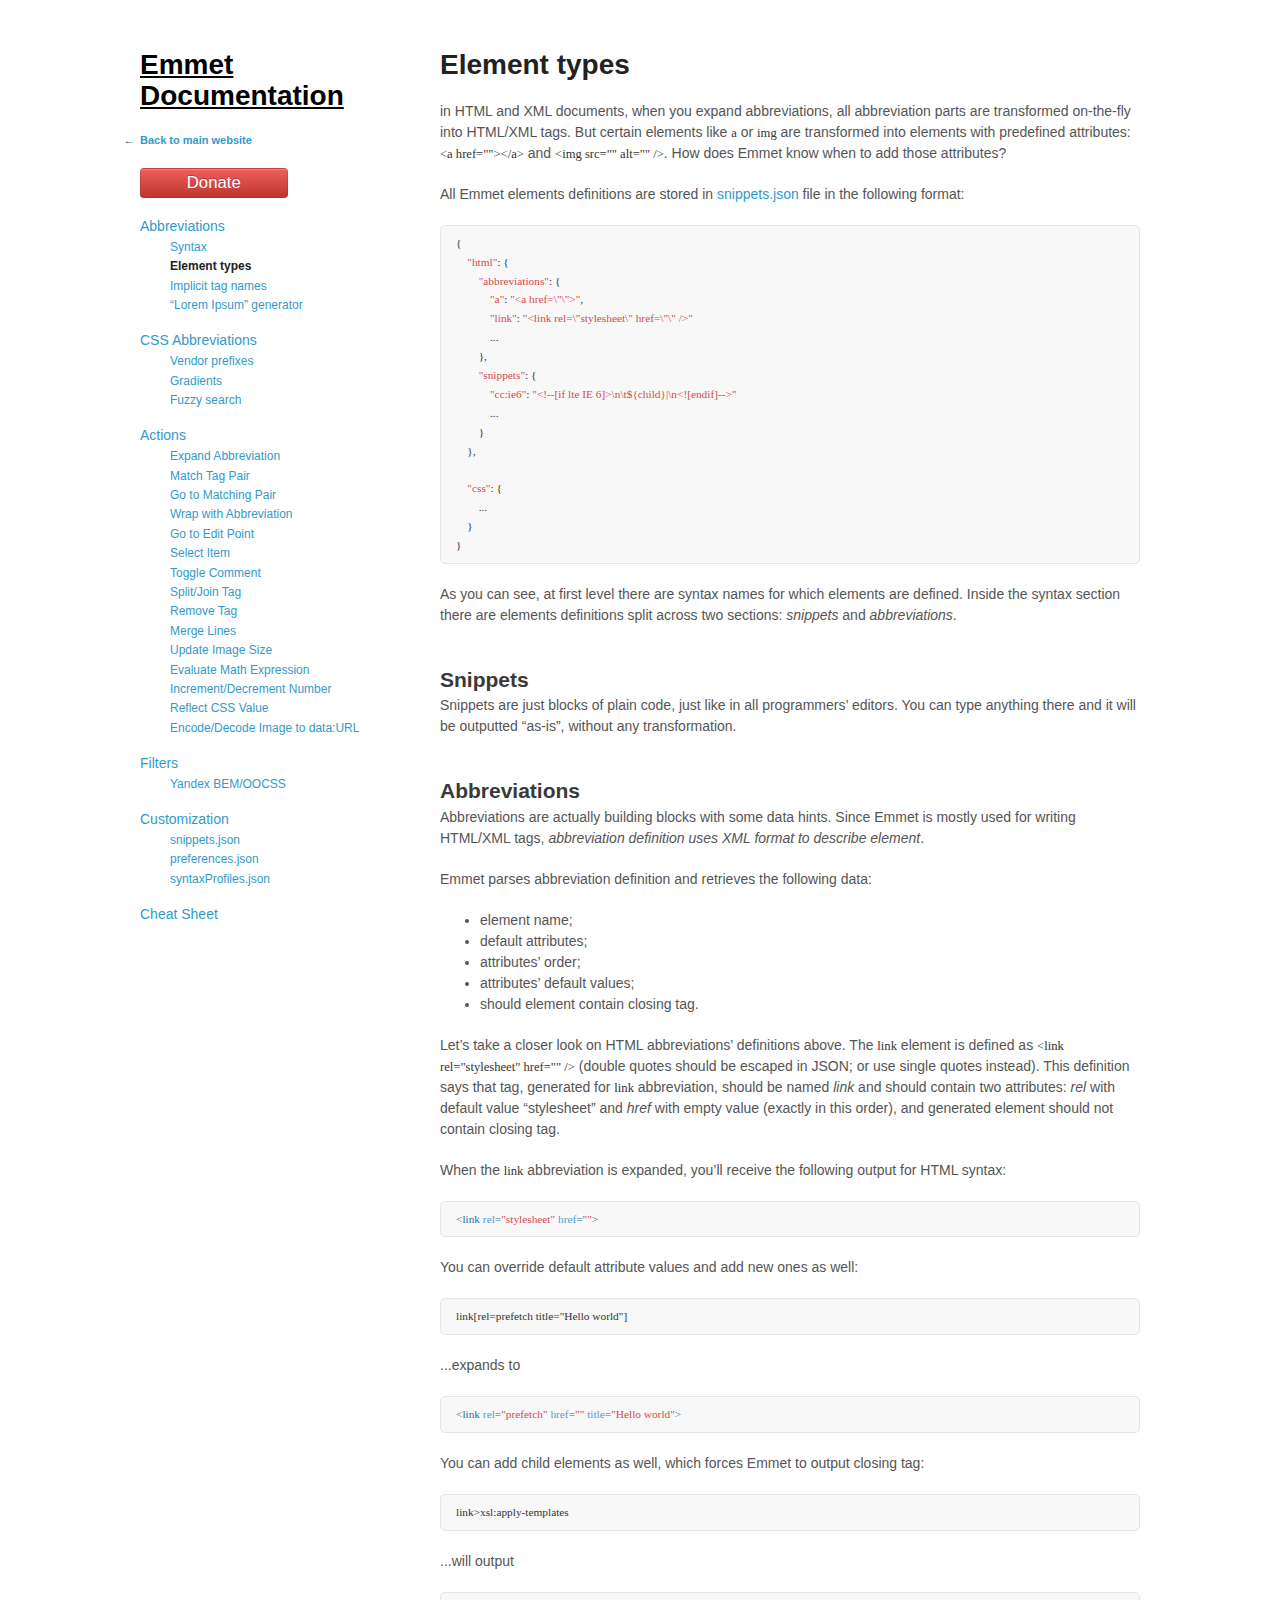
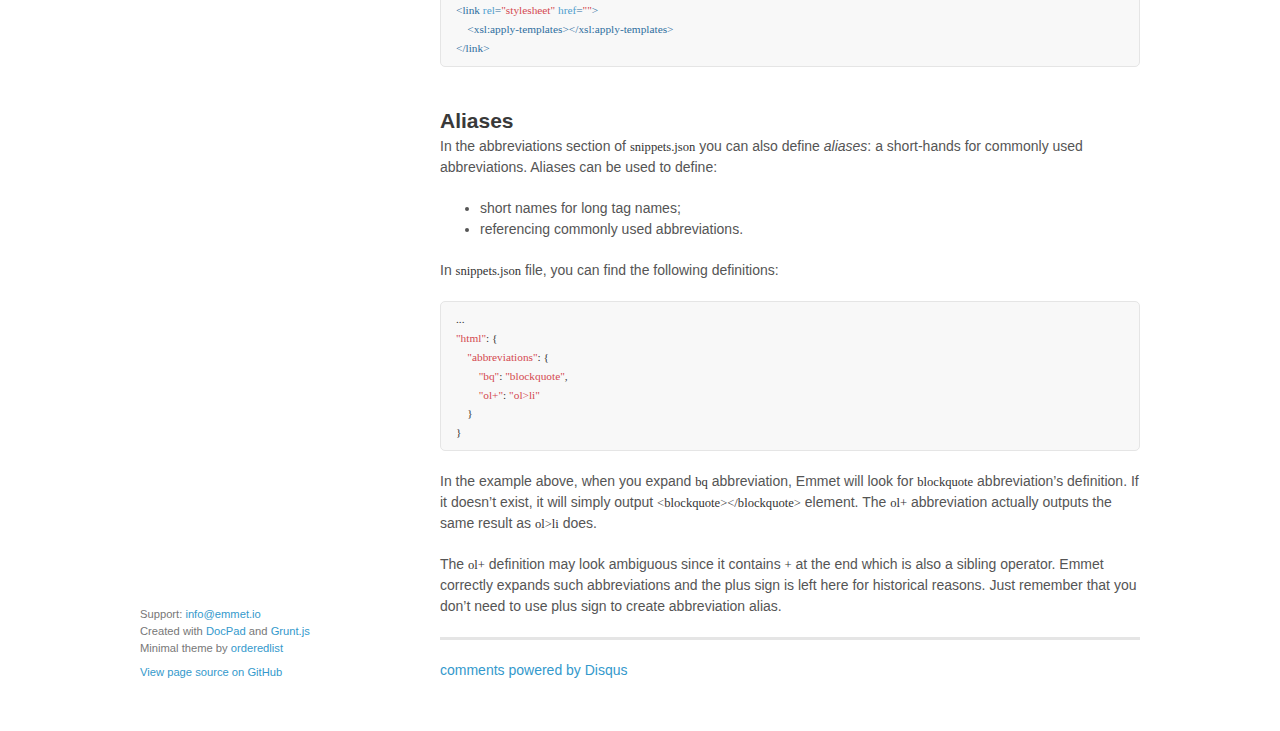
<file: docs.emmet.io/abbreviations/types/index.html>
<!doctype html>
<!--[if lt IE 7]>      <html class="no-js lt-ie10 lt-ie9 lt-ie8 lt-ie7"> <![endif]-->
<!--[if IE 7]>         <html class="no-js lt-ie10 lt-ie9 lt-ie8"> <![endif]-->
<!--[if IE 8]>         <html class="no-js lt-ie10 lt-ie9"> <![endif]-->
<!--[if IE 9]>         <html class="no-js lt-ie10"> <![endif]-->
<!--[if gt IE 8]><!--> <html class="no-js"> <!--<![endif]-->
<head>
<meta charset="utf-8" />
<meta http-equiv="X-UA-Compatible" content="chrome=1" />
<title>Element types</title>
<link rel="shortcut icon" href="../../favicon.ico" />

<link rel="stylesheet" href="../../20130511182733/c/main.css" />

<script>document.write('<script src="http://docs.emmet.io/j/'&#32;+&#32;('__proto__'&#32;in&#32;{}&#32;?&#32;'zepto.min'&#32;:&#32;'jquery-1.8.2.min')&#32;+&#32;'.js"><\/script>')</script>

<script src="../../20130428175712/j/movie.js"></script>

<script src="../../20130428175712/j/main.js"></script>

<meta name="viewport" content="width=device-width, initial-scale=1, user-scalable=no" />
<!--[if lt IE 9]>
<script src="//html5shiv.googlecode.com/svn/trunk/html5.js"></script>
<![endif]-->
</head>
<body>
	<div class="wrapper">
		<header class="page-header">
			<h1 class="site-title">
				
				<a href="../../index.html">Emmet Documentation</a>
			
			</h1>
			<p class="back-to-main"><a href="http://emmet.io">Back to main website</a></p>
			<p class="donate"><a href="http://emmet.io/donate/" class="btn btn-danger">Donate</a></p>
			<nav>
				

<ul class="nav">
	
		<li class="nav__item nav__item_selected">
			
				<a href="../index.html">Abbreviations</a>
			
			
				
<ul class="nav">
	
		<li class="nav__item">
			
				<a href="../syntax/index.html">Syntax</a>
			
			
		</li>
	
		<li class="nav__item nav__item_selected">
			
				<strong>Element types</strong>
			
			
		</li>
	
		<li class="nav__item">
			
				<a href="../implicit-names/index.html">Implicit tag names</a>
			
			
		</li>
	
		<li class="nav__item">
			
				<a href="../lorem-ipsum/index.html">“Lorem Ipsum” generator</a>
			
			
		</li>
	
</ul>	

			
		</li>
	
		<li class="nav__item">
			
				<a href="../../css-abbreviations/index.html">CSS Abbreviations</a>
			
			
				
<ul class="nav">
	
		<li class="nav__item">
			
				<a href="../../css-abbreviations/vendor-prefixes/index.html">Vendor prefixes</a>
			
			
		</li>
	
		<li class="nav__item">
			
				<a href="../../css-abbreviations/gradients/index.html">Gradients</a>
			
			
		</li>
	
		<li class="nav__item">
			
				<a href="../../css-abbreviations/fuzzy-search/index.html">Fuzzy search</a>
			
			
		</li>
	
</ul>	

			
		</li>
	
		<li class="nav__item">
			
				<a href="../../actions/index.html">Actions</a>
			
			
				
<ul class="nav">
	
		<li class="nav__item">
			
				<a href="../../actions/expand-abbreviation/index.html">Expand Abbreviation</a>
			
			
		</li>
	
		<li class="nav__item">
			
				<a href="../../actions/match-pair/index.html">Match Tag Pair</a>
			
			
		</li>
	
		<li class="nav__item">
			
				<a href="../../actions/go-to-pair/index.html">Go to Matching Pair</a>
			
			
		</li>
	
		<li class="nav__item">
			
				<a href="../../actions/wrap-with-abbreviation/index.html">Wrap with Abbreviation</a>
			
			
		</li>
	
		<li class="nav__item">
			
				<a href="../../actions/go-to-edit-point/index.html">Go to Edit Point</a>
			
			
		</li>
	
		<li class="nav__item">
			
				<a href="../../actions/select-item/index.html">Select Item</a>
			
			
		</li>
	
		<li class="nav__item">
			
				<a href="../../actions/toggle-comment/index.html">Toggle Comment</a>
			
			
		</li>
	
		<li class="nav__item">
			
				<a href="../../actions/split-join-tag/index.html">Split/Join Tag</a>
			
			
		</li>
	
		<li class="nav__item">
			
				<a href="../../actions/remove-tag/index.html">Remove Tag</a>
			
			
		</li>
	
		<li class="nav__item">
			
				<a href="../../actions/merge-lines/index.html">Merge Lines</a>
			
			
		</li>
	
		<li class="nav__item">
			
				<a href="../../actions/update-image-size/index.html">Update Image Size</a>
			
			
		</li>
	
		<li class="nav__item">
			
				<a href="../../actions/evaluate-math/index.html">Evaluate Math Expression</a>
			
			
		</li>
	
		<li class="nav__item">
			
				<a href="../../actions/inc-dec-number/index.html">Increment/Decrement Number</a>
			
			
		</li>
	
		<li class="nav__item">
			
				<a href="../../actions/reflect-css-value/index.html">Reflect CSS Value</a>
			
			
		</li>
	
		<li class="nav__item">
			
				<a href="../../actions/base64/index.html">Encode/Decode Image to data:URL</a>
			
			
		</li>
	
</ul>	

			
		</li>
	
		<li class="nav__item">
			
				<a href="../../filters/index.html">Filters</a>
			
			
				
<ul class="nav">
	
		<li class="nav__item">
			
				<a href="../../filters/bem/index.html">Yandex BEM/OOCSS</a>
			
			
		</li>
	
</ul>	

			
		</li>
	
		<li class="nav__item">
			
				<a href="../../customization/index.html">Customization</a>
			
			
				
<ul class="nav">
	
		<li class="nav__item">
			
				<a href="../../customization/snippets/index.html">snippets.json</a>
			
			
		</li>
	
		<li class="nav__item">
			
				<a href="../../customization/preferences/index.html">preferences.json</a>
			
			
		</li>
	
		<li class="nav__item">
			
				<a href="../../customization/syntax-profiles/index.html">syntaxProfiles.json</a>
			
			
		</li>
	
</ul>	

			
		</li>
	
		<li class="nav__item">
			
				<a href="../../cheat-sheet/index.html">Cheat Sheet</a>
			
			
		</li>
	
</ul>	

			</nav>
		</header>
		<section class="page-content">
			<h1><a name="element-types" href="index.html#element-types" class="anchor"></a>Element types</h1>
<p>in HTML and XML documents, when you expand abbreviations, all abbreviation parts are transformed on-the-fly into HTML/XML tags. But certain elements like <code>a</code> or <code>img</code> are transformed into elements with predefined attributes: <code>&lt;a href=&quot;&quot;&gt;&lt;/a&gt;</code> and <code>&lt;img src=&quot;&quot; alt=&quot;&quot; /&gt;</code>. How does Emmet know when to add those attributes?</p>
<p>All Emmet elements definitions are stored in <a href="https://github.com/emmetio/emmet/blob/master/snippets.json">snippets.json</a> file in the following format:</p>
<pre><code><span class="r">{
    <span class="string">"html"</span>: {
        <span class="string">"abbreviations"</span>: {
            <span class="string">"a"</span>: <span class="string">"&lt;a href=\"\">"</span>,
            <span class="string">"link"</span>: <span class="string">"&lt;link rel=\"stylesheet\" href=\"\" />"</span>
            <span class="keyword">...</span>
        },
        <span class="string">"snippets"</span>: {
            <span class="string">"cc:ie6"</span>: <span class="string">"&lt;!--[if lte IE 6]>\n\t${child}|\n&lt;![endif]-->"</span>
            <span class="keyword">...</span>
        }
    },

    <span class="string">"css"</span>: {
        <span class="keyword">...</span>
    }
}</span></code></pre>
<p>As you can see, at first level there are syntax names for which elements are defined. Inside the syntax section there are elements definitions split across two sections: <em>snippets</em> and <em>abbreviations</em>.</p>
<h2><a name="snippets" href="index.html#snippets" class="anchor"></a>Snippets</h2>
<p>Snippets are just blocks of plain code, just like in all programmers’ editors. You can type anything there and it will be outputted “as-is”, without any transformation.</p>
<h2><a name="abbreviations" href="index.html#abbreviations" class="anchor"></a>Abbreviations</h2>
<p>Abbreviations are actually building blocks with some data hints. Since Emmet is mostly used for writing HTML/XML tags, <em>abbreviation definition uses XML format to describe element</em>.</p>
<p>Emmet parses abbreviation definition and retrieves the following data:</p>
<ul>
<li>element name;</li>
<li>default attributes;</li>
<li>attributes’ order;</li>
<li>attributes’ default values;</li>
<li>should element contain closing tag.</li>
</ul>
<p>Let’s take a closer look on HTML abbreviations’ definitions above. The <code>link</code> element is defined as <code>&lt;link rel=&quot;stylesheet&quot; href=&quot;&quot; /&gt;</code> (double quotes should be escaped in JSON; or use single quotes instead). This definition says that tag, generated for <code>link</code> abbreviation, should be named <em>link</em> and should contain two attributes: <em>rel</em> with default value “stylesheet” and <em>href</em> with empty value (exactly in this order), and generated element should not contain closing tag.</p>
<p>When the <code>link</code> abbreviation is expanded, you’ll receive the following output for HTML syntax:</p>
<pre><code><span class="xml"><span class="tag">&lt;<span class="title">link</span> <span class="attribute">rel</span>=<span class="value">"stylesheet"</span> <span class="attribute">href</span>=<span class="value">""</span>></span></span></code></pre>
<p>You can override default attribute values and add new ones as well:</p>
<pre><code><span class="ini"><span class="setting">link[rel=<span class="value">prefetch title=<span class="string">"Hello world"</span>]</span></span></span></code></pre>
<p>...expands to</p>
<pre><code><span class="xml"><span class="tag">&lt;<span class="title">link</span> <span class="attribute">rel</span>=<span class="value">"prefetch"</span> <span class="attribute">href</span>=<span class="value">""</span> <span class="attribute">title</span>=<span class="value">"Hello world"</span>></span></span></code></pre>
<p>You can add child elements as well, which forces Emmet to output closing tag:</p>
<pre><code><span class="ruby">link>xsl<span class="symbol">:apply</span>-templates</span></code></pre>
<p>...will output</p>
<pre><code><span class="xml"><span class="tag">&lt;<span class="title">link</span> <span class="attribute">rel</span>=<span class="value">"stylesheet"</span> <span class="attribute">href</span>=<span class="value">""</span>></span>
    <span class="tag">&lt;<span class="title">xsl:apply-templates</span>></span><span class="tag">&lt;/<span class="title">xsl:apply-templates</span>></span>
<span class="tag">&lt;/<span class="title">link</span>></span></span></code></pre>
<h2><a name="aliases" href="index.html#aliases" class="anchor"></a>Aliases</h2>
<p>In the abbreviations section of <code>snippets.json</code> you can also define <em>aliases</em>: a short-hands for commonly used abbreviations. Aliases can be used to define:</p>
<ul>
<li>short names for long tag names;</li>
<li>referencing commonly used abbreviations.</li>
</ul>
<p>In <code>snippets.json</code> file, you can find the following definitions:</p>
<pre><code><span class="r"><span class="keyword">...</span>
<span class="string">"html"</span>: {
    <span class="string">"abbreviations"</span>: {
        <span class="string">"bq"</span>: <span class="string">"blockquote"</span>,
        <span class="string">"ol+"</span>: <span class="string">"ol>li"</span>
    }
}</span></code></pre>
<p>In the example above, when you expand <code>bq</code> abbreviation, Emmet will look for <code>blockquote</code> abbreviation’s definition. If it doesn’t exist, it will simply output <code>&lt;blockquote&gt;&lt;/blockquote&gt;</code> element. The <code>ol+</code> abbreviation actually outputs the same result as <code>ol&gt;li</code> does.</p>
<p>The <code>ol+</code> definition may look ambiguous since it contains <code>+</code> at the end which is also a sibling operator. Emmet correctly expands such abbreviations and the plus sign is left here for historical reasons. Just remember that you don’t need to use plus sign to create abbreviation alias.</p>

<div id="disqus_thread"></div>
<script>
var disqus_shortname = 'emmetdocs';
(function() {
    var dsq = document.createElement('script'); dsq.type = 'text/javascript'; dsq.async = true;
    dsq.src = 'http://' + disqus_shortname + '.disqus.com/embed.js';
    (document.getElementsByTagName('head')[0] || document.getElementsByTagName('body')[0]).appendChild(dsq);
})();
</script>
<noscript>Please enable JavaScript to view the <a href="http://disqus.com/?ref_noscript">comments powered by Disqus.</a></noscript>
<a href="http://disqus.com" class="dsq-brlink">comments powered by <span class="logo-disqus">Disqus</span></a>
		</section>
		<div class="clear"></div>
		<footer class="page-footer">
			<p class="small-text">Support: <a href="mailto:info@emmet.io">info@emmet.io</a><br />Created with <a href="https://github.com/bevry/docpad">DocPad</a> and <a href="http://gruntjs.com">Grunt.js</a><br />Minimal theme by <a href="https://github.com/orderedlist/minimal">orderedlist</a></p>
			<p class="small-text"><a href="https://github.com/emmetio/emmet-docs/tree/master/src/documents/abbreviations/types/index.html.md">View page source on GitHub</a></p>
		</footer>
	</div>
	
<script>
  var _gaq = _gaq || [];
  _gaq.push(['_setAccount', 'UA-4523560-5']);
  _gaq.push(['_trackPageview']);

  (function() {
    var ga = document.createElement('script'); ga.type = 'text/javascript'; ga.async = true;
    ga.src = ('https:' == document.location.protocol ? 'https://ssl' : 'http://www') + '.google-analytics.com/ga.js';
    var s = document.getElementsByTagName('script')[0]; s.parentNode.insertBefore(ga, s);
  })();
</script>
</body>
</html>
</file>
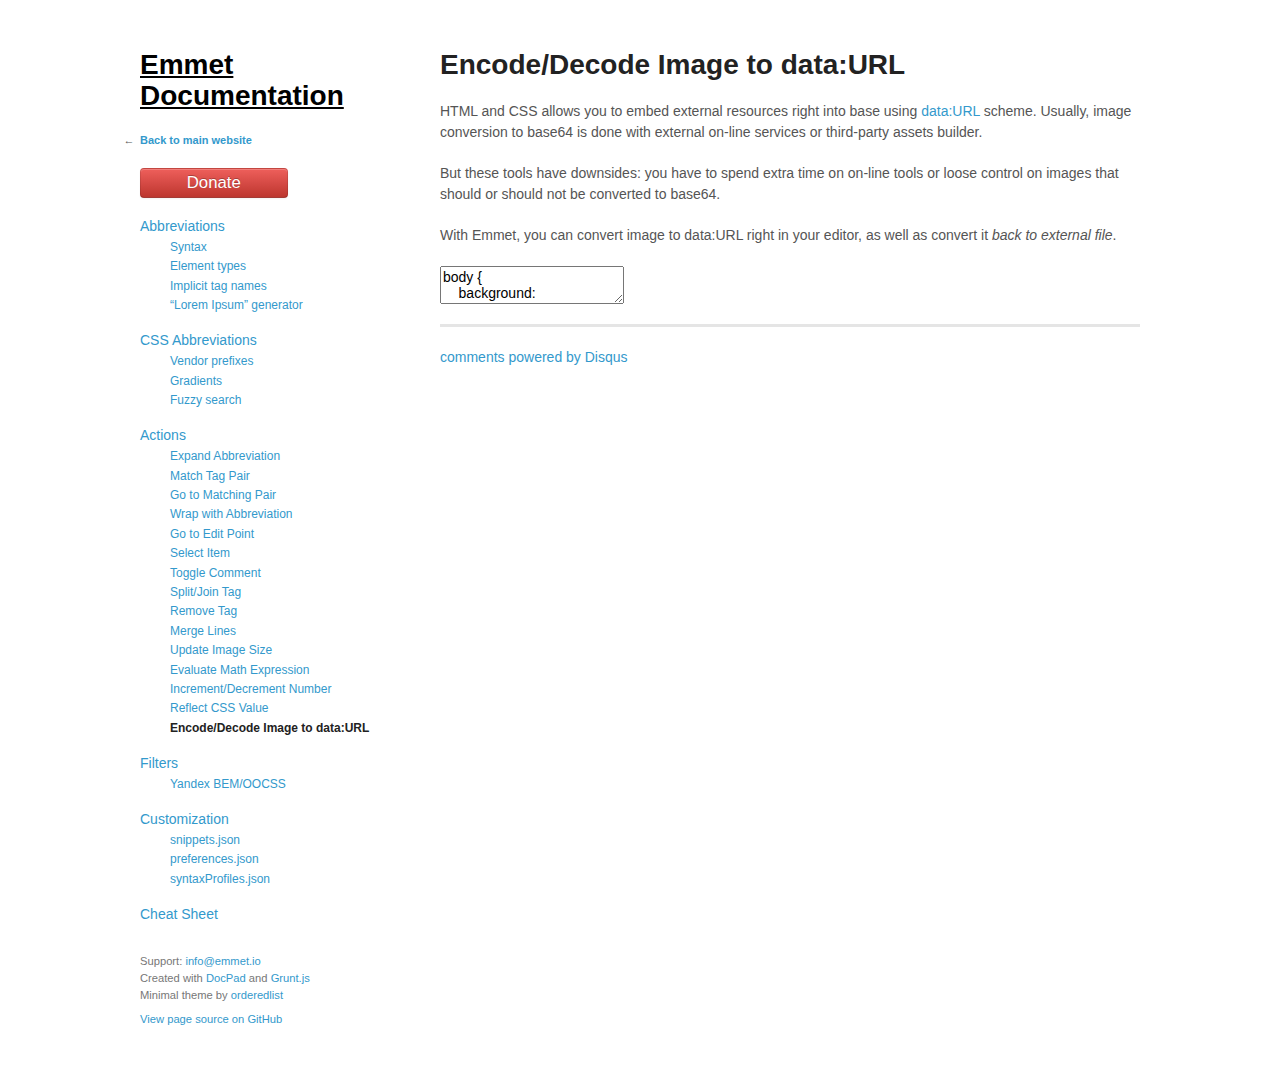
<file: docs.emmet.io/actions/base64/index.html>
<!doctype html>
<!--[if lt IE 7]>      <html class="no-js lt-ie10 lt-ie9 lt-ie8 lt-ie7"> <![endif]-->
<!--[if IE 7]>         <html class="no-js lt-ie10 lt-ie9 lt-ie8"> <![endif]-->
<!--[if IE 8]>         <html class="no-js lt-ie10 lt-ie9"> <![endif]-->
<!--[if IE 9]>         <html class="no-js lt-ie10"> <![endif]-->
<!--[if gt IE 8]><!--> <html class="no-js"> <!--<![endif]-->
<head>
<meta charset="utf-8" />
<meta http-equiv="X-UA-Compatible" content="chrome=1" />
<title>Encode/Decode Image to data:URL</title>
<link rel="shortcut icon" href="../../favicon.ico" />

<link rel="stylesheet" href="../../20130511182733/c/main.css" />

<script>document.write('<script src="http://docs.emmet.io/j/'&#32;+&#32;('__proto__'&#32;in&#32;{}&#32;?&#32;'zepto.min'&#32;:&#32;'jquery-1.8.2.min')&#32;+&#32;'.js"><\/script>')</script>

<script src="../../20130428175712/j/movie.js"></script>

<script src="../../20130428175712/j/main.js"></script>

<meta name="viewport" content="width=device-width, initial-scale=1, user-scalable=no" />
<!--[if lt IE 9]>
<script src="//html5shiv.googlecode.com/svn/trunk/html5.js"></script>
<![endif]-->
</head>
<body>
	<div class="wrapper">
		<header class="page-header">
			<h1 class="site-title">
				
				<a href="../../index.html">Emmet Documentation</a>
			
			</h1>
			<p class="back-to-main"><a href="http://emmet.io">Back to main website</a></p>
			<p class="donate"><a href="http://emmet.io/donate/" class="btn btn-danger">Donate</a></p>
			<nav>
				

<ul class="nav">
	
		<li class="nav__item">
			
				<a href="../../abbreviations/index.html">Abbreviations</a>
			
			
				
<ul class="nav">
	
		<li class="nav__item">
			
				<a href="../../abbreviations/syntax/index.html">Syntax</a>
			
			
		</li>
	
		<li class="nav__item">
			
				<a href="../../abbreviations/types/index.html">Element types</a>
			
			
		</li>
	
		<li class="nav__item">
			
				<a href="../../abbreviations/implicit-names/index.html">Implicit tag names</a>
			
			
		</li>
	
		<li class="nav__item">
			
				<a href="../../abbreviations/lorem-ipsum/index.html">“Lorem Ipsum” generator</a>
			
			
		</li>
	
</ul>	

			
		</li>
	
		<li class="nav__item">
			
				<a href="../../css-abbreviations/index.html">CSS Abbreviations</a>
			
			
				
<ul class="nav">
	
		<li class="nav__item">
			
				<a href="../../css-abbreviations/vendor-prefixes/index.html">Vendor prefixes</a>
			
			
		</li>
	
		<li class="nav__item">
			
				<a href="../../css-abbreviations/gradients/index.html">Gradients</a>
			
			
		</li>
	
		<li class="nav__item">
			
				<a href="../../css-abbreviations/fuzzy-search/index.html">Fuzzy search</a>
			
			
		</li>
	
</ul>	

			
		</li>
	
		<li class="nav__item nav__item_selected">
			
				<a href="../index.html">Actions</a>
			
			
				
<ul class="nav">
	
		<li class="nav__item">
			
				<a href="../expand-abbreviation/index.html">Expand Abbreviation</a>
			
			
		</li>
	
		<li class="nav__item">
			
				<a href="../match-pair/index.html">Match Tag Pair</a>
			
			
		</li>
	
		<li class="nav__item">
			
				<a href="../go-to-pair/index.html">Go to Matching Pair</a>
			
			
		</li>
	
		<li class="nav__item">
			
				<a href="../wrap-with-abbreviation/index.html">Wrap with Abbreviation</a>
			
			
		</li>
	
		<li class="nav__item">
			
				<a href="../go-to-edit-point/index.html">Go to Edit Point</a>
			
			
		</li>
	
		<li class="nav__item">
			
				<a href="../select-item/index.html">Select Item</a>
			
			
		</li>
	
		<li class="nav__item">
			
				<a href="../toggle-comment/index.html">Toggle Comment</a>
			
			
		</li>
	
		<li class="nav__item">
			
				<a href="../split-join-tag/index.html">Split/Join Tag</a>
			
			
		</li>
	
		<li class="nav__item">
			
				<a href="../remove-tag/index.html">Remove Tag</a>
			
			
		</li>
	
		<li class="nav__item">
			
				<a href="../merge-lines/index.html">Merge Lines</a>
			
			
		</li>
	
		<li class="nav__item">
			
				<a href="../update-image-size/index.html">Update Image Size</a>
			
			
		</li>
	
		<li class="nav__item">
			
				<a href="../evaluate-math/index.html">Evaluate Math Expression</a>
			
			
		</li>
	
		<li class="nav__item">
			
				<a href="../inc-dec-number/index.html">Increment/Decrement Number</a>
			
			
		</li>
	
		<li class="nav__item">
			
				<a href="../reflect-css-value/index.html">Reflect CSS Value</a>
			
			
		</li>
	
		<li class="nav__item nav__item_selected">
			
				<strong>Encode/Decode Image to data:URL</strong>
			
			
		</li>
	
</ul>	

			
		</li>
	
		<li class="nav__item">
			
				<a href="../../filters/index.html">Filters</a>
			
			
				
<ul class="nav">
	
		<li class="nav__item">
			
				<a href="../../filters/bem/index.html">Yandex BEM/OOCSS</a>
			
			
		</li>
	
</ul>	

			
		</li>
	
		<li class="nav__item">
			
				<a href="../../customization/index.html">Customization</a>
			
			
				
<ul class="nav">
	
		<li class="nav__item">
			
				<a href="../../customization/snippets/index.html">snippets.json</a>
			
			
		</li>
	
		<li class="nav__item">
			
				<a href="../../customization/preferences/index.html">preferences.json</a>
			
			
		</li>
	
		<li class="nav__item">
			
				<a href="../../customization/syntax-profiles/index.html">syntaxProfiles.json</a>
			
			
		</li>
	
</ul>	

			
		</li>
	
		<li class="nav__item">
			
				<a href="../../cheat-sheet/index.html">Cheat Sheet</a>
			
			
		</li>
	
</ul>	

			</nav>
		</header>
		<section class="page-content">
			<h1><a name="encodedecode-image-to-dataurl" href="index.html#encodedecode-image-to-dataurl" class="anchor"></a>Encode/Decode Image to data:URL</h1>
<p>HTML and CSS allows you to embed external resources right into base using <a href="http://en.wikipedia.org/wiki/Data_URI_scheme">data:URL</a> scheme. Usually, image conversion to base64 is done with external on-line services or third-party assets builder. </p>
<p>But these tools have downsides: you have to spend extra time on on-line tools or loose control on images that should or should not be converted to base64.</p>
<p>With Emmet, you can convert image to data:URL right in your editor, as well as convert it <em>back to external file</em>.</p>
<textarea class="movie-def">
body {
    background: url(demo.png);
}
@@@
tooltip: Move caret inside image path
wait: 1000
moveTo: 1:24
wait: 1000
tooltip: Run “Encode/Decode Image to data:URL” action ::: “Encode/Decode Image to data:URL” (Shift-Cmd-I)
run: emmet.encode_decode_data_url
@@@
mode: text/css
</textarea>
<div id="disqus_thread"></div>
<script>
var disqus_shortname = 'emmetdocs';
(function() {
    var dsq = document.createElement('script'); dsq.type = 'text/javascript'; dsq.async = true;
    dsq.src = 'http://' + disqus_shortname + '.disqus.com/embed.js';
    (document.getElementsByTagName('head')[0] || document.getElementsByTagName('body')[0]).appendChild(dsq);
})();
</script>
<noscript>Please enable JavaScript to view the <a href="http://disqus.com/?ref_noscript">comments powered by Disqus.</a></noscript>
<a href="http://disqus.com" class="dsq-brlink">comments powered by <span class="logo-disqus">Disqus</span></a>
		</section>
		<div class="clear"></div>
		<footer class="page-footer">
			<p class="small-text">Support: <a href="mailto:info@emmet.io">info@emmet.io</a><br />Created with <a href="https://github.com/bevry/docpad">DocPad</a> and <a href="http://gruntjs.com">Grunt.js</a><br />Minimal theme by <a href="https://github.com/orderedlist/minimal">orderedlist</a></p>
			<p class="small-text"><a href="https://github.com/emmetio/emmet-docs/tree/master/src/documents/actions/base64/index.html.md">View page source on GitHub</a></p>
		</footer>
	</div>
	
<script>
  var _gaq = _gaq || [];
  _gaq.push(['_setAccount', 'UA-4523560-5']);
  _gaq.push(['_trackPageview']);

  (function() {
    var ga = document.createElement('script'); ga.type = 'text/javascript'; ga.async = true;
    ga.src = ('https:' == document.location.protocol ? 'https://ssl' : 'http://www') + '.google-analytics.com/ga.js';
    var s = document.getElementsByTagName('script')[0]; s.parentNode.insertBefore(ga, s);
  })();
</script>
</body>
</html>
</file>
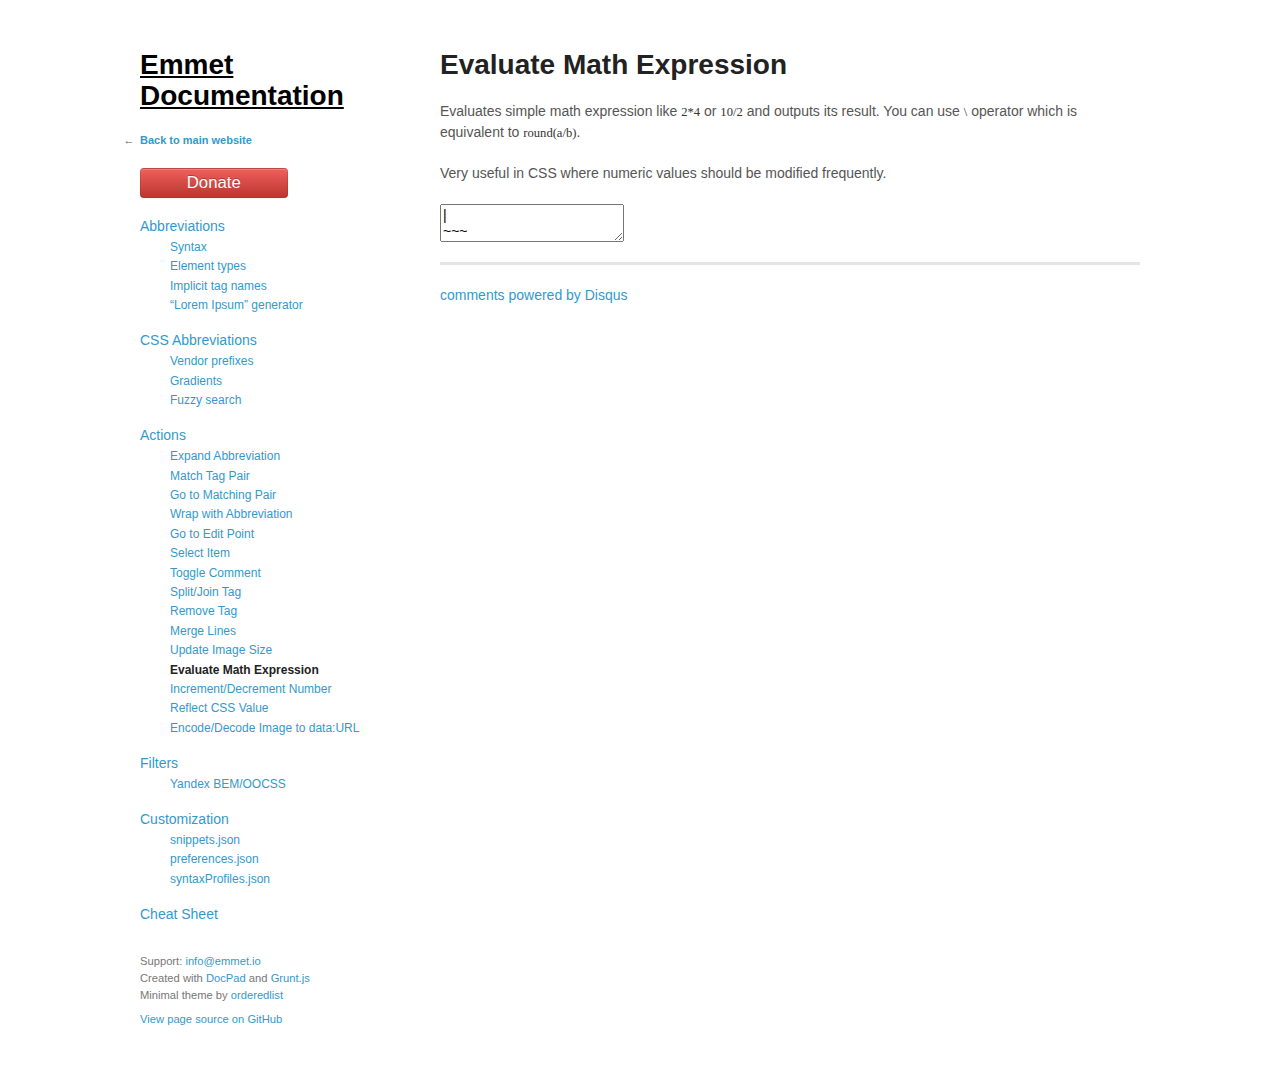
<file: docs.emmet.io/actions/evaluate-math/index.html>
<!doctype html>
<!--[if lt IE 7]>      <html class="no-js lt-ie10 lt-ie9 lt-ie8 lt-ie7"> <![endif]-->
<!--[if IE 7]>         <html class="no-js lt-ie10 lt-ie9 lt-ie8"> <![endif]-->
<!--[if IE 8]>         <html class="no-js lt-ie10 lt-ie9"> <![endif]-->
<!--[if IE 9]>         <html class="no-js lt-ie10"> <![endif]-->
<!--[if gt IE 8]><!--> <html class="no-js"> <!--<![endif]-->
<head>
<meta charset="utf-8" />
<meta http-equiv="X-UA-Compatible" content="chrome=1" />
<title>Evaluate Math Expression</title>
<link rel="shortcut icon" href="../../favicon.ico" />

<link rel="stylesheet" href="../../20130511182733/c/main.css" />

<script>document.write('<script src="http://docs.emmet.io/j/'&#32;+&#32;('__proto__'&#32;in&#32;{}&#32;?&#32;'zepto.min'&#32;:&#32;'jquery-1.8.2.min')&#32;+&#32;'.js"><\/script>')</script>

<script src="../../20130428175712/j/movie.js"></script>

<script src="../../20130428175712/j/main.js"></script>

<meta name="viewport" content="width=device-width, initial-scale=1, user-scalable=no" />
<!--[if lt IE 9]>
<script src="//html5shiv.googlecode.com/svn/trunk/html5.js"></script>
<![endif]-->
</head>
<body>
	<div class="wrapper">
		<header class="page-header">
			<h1 class="site-title">
				
				<a href="../../index.html">Emmet Documentation</a>
			
			</h1>
			<p class="back-to-main"><a href="http://emmet.io">Back to main website</a></p>
			<p class="donate"><a href="http://emmet.io/donate/" class="btn btn-danger">Donate</a></p>
			<nav>
				

<ul class="nav">
	
		<li class="nav__item">
			
				<a href="../../abbreviations/index.html">Abbreviations</a>
			
			
				
<ul class="nav">
	
		<li class="nav__item">
			
				<a href="../../abbreviations/syntax/index.html">Syntax</a>
			
			
		</li>
	
		<li class="nav__item">
			
				<a href="../../abbreviations/types/index.html">Element types</a>
			
			
		</li>
	
		<li class="nav__item">
			
				<a href="../../abbreviations/implicit-names/index.html">Implicit tag names</a>
			
			
		</li>
	
		<li class="nav__item">
			
				<a href="../../abbreviations/lorem-ipsum/index.html">“Lorem Ipsum” generator</a>
			
			
		</li>
	
</ul>	

			
		</li>
	
		<li class="nav__item">
			
				<a href="../../css-abbreviations/index.html">CSS Abbreviations</a>
			
			
				
<ul class="nav">
	
		<li class="nav__item">
			
				<a href="../../css-abbreviations/vendor-prefixes/index.html">Vendor prefixes</a>
			
			
		</li>
	
		<li class="nav__item">
			
				<a href="../../css-abbreviations/gradients/index.html">Gradients</a>
			
			
		</li>
	
		<li class="nav__item">
			
				<a href="../../css-abbreviations/fuzzy-search/index.html">Fuzzy search</a>
			
			
		</li>
	
</ul>	

			
		</li>
	
		<li class="nav__item nav__item_selected">
			
				<a href="../index.html">Actions</a>
			
			
				
<ul class="nav">
	
		<li class="nav__item">
			
				<a href="../expand-abbreviation/index.html">Expand Abbreviation</a>
			
			
		</li>
	
		<li class="nav__item">
			
				<a href="../match-pair/index.html">Match Tag Pair</a>
			
			
		</li>
	
		<li class="nav__item">
			
				<a href="../go-to-pair/index.html">Go to Matching Pair</a>
			
			
		</li>
	
		<li class="nav__item">
			
				<a href="../wrap-with-abbreviation/index.html">Wrap with Abbreviation</a>
			
			
		</li>
	
		<li class="nav__item">
			
				<a href="../go-to-edit-point/index.html">Go to Edit Point</a>
			
			
		</li>
	
		<li class="nav__item">
			
				<a href="../select-item/index.html">Select Item</a>
			
			
		</li>
	
		<li class="nav__item">
			
				<a href="../toggle-comment/index.html">Toggle Comment</a>
			
			
		</li>
	
		<li class="nav__item">
			
				<a href="../split-join-tag/index.html">Split/Join Tag</a>
			
			
		</li>
	
		<li class="nav__item">
			
				<a href="../remove-tag/index.html">Remove Tag</a>
			
			
		</li>
	
		<li class="nav__item">
			
				<a href="../merge-lines/index.html">Merge Lines</a>
			
			
		</li>
	
		<li class="nav__item">
			
				<a href="../update-image-size/index.html">Update Image Size</a>
			
			
		</li>
	
		<li class="nav__item nav__item_selected">
			
				<strong>Evaluate Math Expression</strong>
			
			
		</li>
	
		<li class="nav__item">
			
				<a href="../inc-dec-number/index.html">Increment/Decrement Number</a>
			
			
		</li>
	
		<li class="nav__item">
			
				<a href="../reflect-css-value/index.html">Reflect CSS Value</a>
			
			
		</li>
	
		<li class="nav__item">
			
				<a href="../base64/index.html">Encode/Decode Image to data:URL</a>
			
			
		</li>
	
</ul>	

			
		</li>
	
		<li class="nav__item">
			
				<a href="../../filters/index.html">Filters</a>
			
			
				
<ul class="nav">
	
		<li class="nav__item">
			
				<a href="../../filters/bem/index.html">Yandex BEM/OOCSS</a>
			
			
		</li>
	
</ul>	

			
		</li>
	
		<li class="nav__item">
			
				<a href="../../customization/index.html">Customization</a>
			
			
				
<ul class="nav">
	
		<li class="nav__item">
			
				<a href="../../customization/snippets/index.html">snippets.json</a>
			
			
		</li>
	
		<li class="nav__item">
			
				<a href="../../customization/preferences/index.html">preferences.json</a>
			
			
		</li>
	
		<li class="nav__item">
			
				<a href="../../customization/syntax-profiles/index.html">syntaxProfiles.json</a>
			
			
		</li>
	
</ul>	

			
		</li>
	
		<li class="nav__item">
			
				<a href="../../cheat-sheet/index.html">Cheat Sheet</a>
			
			
		</li>
	
</ul>	

			</nav>
		</header>
		<section class="page-content">
			<h1><a name="evaluate-math-expression" href="index.html#evaluate-math-expression" class="anchor"></a>Evaluate Math Expression</h1>
<p>Evaluates simple math expression like <code>2*4</code> or <code>10/2</code> and outputs its result. You can use <code>\</code> operator which is equivalent to <code>round(a/b)</code>. </p>
<p>Very useful in CSS where numeric values should be modified frequently.</p>
<textarea class="movie-def">
|
~~~
tooltip: Enter simple math expression and run “Evaluate Math Expression” action
type: 2*6
wait: 1000
run: emmet.evaluate_math_expression ::: “Evaluate Math Expression” (Shift-Cmd-Y)
wait: 1000
type: {text: &#39; 10\\3&#39;}
wait: 1000
run: emmet.evaluate_math_expression
wait: 1000
type: {text: &#39; 20*4+10&#39;}
wait: 1000
run: emmet.evaluate_math_expression
</textarea>
<div id="disqus_thread"></div>
<script>
var disqus_shortname = 'emmetdocs';
(function() {
    var dsq = document.createElement('script'); dsq.type = 'text/javascript'; dsq.async = true;
    dsq.src = 'http://' + disqus_shortname + '.disqus.com/embed.js';
    (document.getElementsByTagName('head')[0] || document.getElementsByTagName('body')[0]).appendChild(dsq);
})();
</script>
<noscript>Please enable JavaScript to view the <a href="http://disqus.com/?ref_noscript">comments powered by Disqus.</a></noscript>
<a href="http://disqus.com" class="dsq-brlink">comments powered by <span class="logo-disqus">Disqus</span></a>
		</section>
		<div class="clear"></div>
		<footer class="page-footer">
			<p class="small-text">Support: <a href="mailto:info@emmet.io">info@emmet.io</a><br />Created with <a href="https://github.com/bevry/docpad">DocPad</a> and <a href="http://gruntjs.com">Grunt.js</a><br />Minimal theme by <a href="https://github.com/orderedlist/minimal">orderedlist</a></p>
			<p class="small-text"><a href="https://github.com/emmetio/emmet-docs/tree/master/src/documents/actions/evaluate-math/index.html.md">View page source on GitHub</a></p>
		</footer>
	</div>
	
<script>
  var _gaq = _gaq || [];
  _gaq.push(['_setAccount', 'UA-4523560-5']);
  _gaq.push(['_trackPageview']);

  (function() {
    var ga = document.createElement('script'); ga.type = 'text/javascript'; ga.async = true;
    ga.src = ('https:' == document.location.protocol ? 'https://ssl' : 'http://www') + '.google-analytics.com/ga.js';
    var s = document.getElementsByTagName('script')[0]; s.parentNode.insertBefore(ga, s);
  })();
</script>
</body>
</html>
</file>
<file: css/page.css>
/* update by hcy 2013-10-3 */

a {
	text-decoration: none;
	color: #999;
}
a:hover {
	text-decoration: underline;
}
/*通用样式*/
/*clear float*/
.clearfix:after { 
	content: "."; 
	display: block; 
	height: 0; 
	clear: both; 
	visibility: hidden; 
}

.clearfix {
	_zoom: 1; /*针对IE6*/
}
.dn {
	display: none;
}

body {
	background: #eff0f0;
	font: 14px/1.6 "微软雅黑", Arial,"SimSun",sans-serif;
}
.container {
	position: relative;
	width: 100%;
	height: 100%;
	margin: 0 auto;
}
.hello {
	position: absolute;
	top: 30%;
	left: 50%;
	height: 300px;
	width: 500px;
	/*border: 1px solid #ccc;*/
	margin-left: -250px;
	margin-top: 150px;
}
.hello ul {
	margin-top: 20px;
	height: 100px;
}
.hello li {
	float: left;
	display: inline;
	width: 20%;
	height: 100px;
	text-align: center;
	line-height: 100px;
	font-size: 40px;
	font-weight: bold;
	color: #fff;
}
.animElem1, .animElem2, .animElem3, .animElem4, .animElem5 { /*动画元素*/
	position: absolute;
	top: 0;
	height: 100px;
	width: 100px;
	line-height: 100px;
	text-align: center;
	font-size: 40px;
	font-weight: bold;
	color: #fff;
	z-index: 1;
	cursor: pointer;
}

.rotate10 { /*旋转10度*/
	-webkit-transform: rotate(10deg);
	-moz-transform: rotate(10deg);
	-o-transform: rotate(10deg);
	transform: rotate(10deg);
}
.rotate-10 { /*逆向旋转10度*/
	-webkit-transform: rotate(-10deg);
	-moz-transform: rotate(-10deg);
	-o-transform: rotate(-10deg);
	transform: rotate(-10deg);
}
.animElem1:hover, .animElem2:hover, .animElem3:hover, .animElem4:hover, .animElem5:hover {
	-webkit-transform: scale(1.2);
	-moz-transform: scale(1.2);
	-o-transform: scale(1.2);
	transform: scale(1.2);
	z-index: 10;
}


.hello li.item1, .animElem1 { /*动画元素背景色*/
	background-color: rgba(255, 187, 57, 0.6);
}
.hello li.item2, .animElem2 {
	background-color: rgba(211, 129, 226, 0.6);
}
.hello li.item3, .animElem3 {
	background-color: rgba(164, 222, 158, 0.6);
}
.hello li.item4, .animElem4 {
	background-color: rgba(108, 195, 223, 0.6);
}
.hello li.item5, .animElem5 {
	background-color: rgba(246, 122, 190, 0.6);
}

.hello h3 {
	font-size: 30px;
	color: #8e8e8e;
	text-align: center;
	margin-top: 20px;
}
.hello p strong {
	font-size: 20px;
	float: right;
	color: rgba(71, 146, 255, 0.8);
	margin-right: 110px;
	box-shadow: 1px 1px 2px #8e8e8e;
	text-shadow: 2px 2px 1px #eee;
}
.nextBtn { /*next 按钮*/
	height: 50px;
	width: 50px;
	background-color: rgb(255, 187, 57);
	transition: all 0.18s ease-out;
	color: #FFF;
	line-height: 50px;
	text-align: center;
	border-radius: 5px;
	margin: 30px 0 0 100%;
	cursor: pointer;
	font-size: 20px;
	font-weight: bold;
}
.nextBtn:hover {
	background-color: rgba(255, 187, 57, 0.6);
}

.loading { /*加载*/
	color: #999999;
    font-size: 20px;
    font-weight: bold;
    height: 31px;
    line-height: 31px;
    margin-top: -15px;
    position: fixed;
    text-align: center;
    top: 50%;
    width: 100%;
}

.returnBtn { /*返回顶部按钮*/
	position: fixed;
	right: 50px;
	bottom: 50px;
	width: 50px;
	height: 50px;
	background: url(../images/topButton.png) no-repeat 0 0;
	z-index: 999;
	cursor: pointer;
}

/*关于本人模块*/
.about { 
	position: absolute;
	top: 1000px;
	left: 10%;
	width: 30%;
	height: 800px;
}
.about h3, .contact h3, .experience h3 {
	background-color: #F3F3F3;
    color: #999999;
    font-size: 16px;
    font-weight: bold;
    height: 30px;
    line-height: 30px;
    box-shadow: 2px 2px 5px #ddd;
}
.about p {
	margin-bottom: 20px;
	color: #666;
	font-size: 14px;
}
.about p strong, .about p span {
	float: left;
}
.about p strong {
	color: #333333;
    font-size: 24px;
    margin-right: 5px;
    margin-top: -8px;
}

/*经验模块*/
.experience {
	position: absolute;
	top: 1800px; /*container的高度*/
	left: 20%;
	width: 60%;
	height: 1200px;
}
.experience ul {
	border: 1px solid #ddd;
}
.experience ul li {
	float: left;
	display: inline;
	height: 300px;
	width: 50%;
}
.experience ul li.current {
	background-color: rgba(108, 195, 223, 0.4);
	box-shadow: 1px 1px 2px #ddd;
}
.experience ul li .imgZone {
	height: 200px;
	width: 300px;
	margin: 10px auto;
	border: 1px solid #ccc;
}
.experience ul li .desc {
	text-align: center;
	color: #666;
	font-size: 14px;
}


/*联系模块*/
.contact { 
	position: absolute;
	top: 3000px; /*container的高度*/
	right: 10%;
	width: 45%;
	border: 1px solid #ccc;
}
.contact ol li {
	float: left;
	display: inline;
	width: 50%;
	height: 24px;
	line-height: 24px;
	font-size: 14px;
	color: #aaa;
}
.contact ol li a:hover {
	font-size: 16px;
	transform: scale(1.2);
}

.footer {
	position: fixed;
	bottom: 0;
	left: 0;
	width: 100%;
	height: 50px;
	line-height: 50px;
	text-align: center;
	box-shadow: 1px 1px 2px #ccc;
	background-color: #9ab837;
	color: #FFF;
	font-size: 24px;
}

/*##################################################################*/
/*响应式布局*/
@media screen and (max-width: 480px) {
	.loading { /*加载*/
	    font-size: 16px;
	    height: 50px;
	    line-height: 50px;
	    margin-top: -25px;
	    top: 50%;
	    width: 100%;
	}
	.hello {
		top: 20%;
		left: 50%;
		height: 200px;
		width: 250px;
		margin-left: -125px;
		margin-top: -100px;
	}
	.hello ul {
		margin-top: 10px;
		height: 50px;
	}
	.hello li {
		height: 50px;
		line-height: 50px;
		font-size: 20px;
	}
	.animElem1, .animElem2, .animElem3, .animElem4, .animElem5 { /*动画元素*/
		height: 50px;
		width: 50px;
		line-height: 50px;
		font-size: 20px;
	}
	.hello h3 {
		font-size: 20px;
	}
	.hello p strong {
		font-size: 18px;
		margin-right: 2%;
	}
	.nextBtn { /*next 按钮*/
		height: 30px;
		width: 40px;
		line-height: 30px;
		border-radius: 3px;
		margin: 30px 0 0 96%;
		font-size: 16px;
	}
	.returnBtn { /*返回顶部按钮*/
		position: fixed;
		right: 5px;
		bottom: 20px;
		width: 40px;
		z-index: 9999;
		height: 40px;
		background: url(../images/topButton.png) no-repeat 0 0;
		background-size: 80%;
	}
	.about { 
		left: 5%;
		width: 70%;
	}
	.experience {
		left: 5%;
		width: 90%;
	}
	.experience ul li {
		float: none;
		display: inline-block;
		height: 150px;
		width: 100%;
		margin-bottom: 30px;
	}
	.experience ul li .imgZone {
		width: 50%;
		height: 100px;
		margin: 0 auto;
	}
	.imgZone img {
		width: 150px;
		height: 100px;
	}
	.special {
		margin-left: 90%;
	}
	.contact { 
		position: absolute;
		right: 5%;
		width: 90%;
		border: 1px solid #ccc;
	}
	.contact ol li.percent25 { /*宽度25%*/
		width: 25%;
	}
	.contact ol li.percent75 {/*宽度75%*/
		width: 75%;
	}
	.footer {
		height: 30px;
		line-height: 30px;
		font-size: 18px;
	}
	
}
</file>
<file: about/css/main.css>
body{
	margin: 0;
	background-color: #FFF;
	font-family: 'Ubuntu', sans-serif;
}
b{
	color: #CA8EFE;
}
a{
	-webkit-transition: all 0.5s;
	-moz-transition: all 0.5s;
	-ms-transition: all 0.5s;
	-o-transition: all 0.5s;
	transition: all 0.5s;
}
.float-clear{
	clear: both;
}
.bg-icon{
	background: transparent url("../img/icons.png") scroll no-repeat 0 0;
}
nav{
	position: fixed;
	z-index: 1000;
	left: -100px;
	top: 160px;
	-webkit-transition: all 0.5s 0.8s;
	-moz-transition: all 0.5s 0.8s;
	-ms-transition: all 0.5s 0.8s;
	-o-transition: all 0.5s 0.8s;
	transition: all 0.5s 0.8s;
}
body.open nav{
	left: 0;
}
nav ul{
	list-style: none;
	padding: 0;
	margin: 0;
	opacity: 0.4;
}
nav ul,
nav ul a{
	-webkit-transition: all 0.5s;
	-moz-transition: all 0.5s;
	-ms-transition: all 0.5s;
	-o-transition: all 0.5s;
	transition: all 0.5s;
}
nav ul:hover{
	opacity: 0.8;
}
nav ul a{
	display: inline-block;
	min-width: 20px;
	line-height: 40px;
	text-align: center;
	padding: 0 10px;
	text-decoration: none;
	color: #CCC;
	background-color: #34495E;
}
nav ul a[href="#skill"]{
	background-color: #2980B9;
}
nav ul a[href="#about"]{
	background-color: #C0392B;
}
nav ul a[href="#works"]{
	background-color: #27AE60;
}
nav ul a[href="#contact"]{
	background-color: #2C3E50;
}
nav ul a span{
	display: none;
}
nav ul a:hover{
	color: #FFF;
	padding: 0 20px;
}
nav ul a.current span,
nav ul a:hover span{
	display: inline-block;
}
body > section{
	width: 100%;
	height: 1000px;
	overflow: hidden;
}
body #skill,
body #about,
body #works,
body #contact{
	display: none;
}
#skill,
#works{
	background-color: #EEE;
}
body.open #skill,
body.open #about,
body.open #works,
body.open #contact{
	display: block;
}
section .page-title{
	font-size: 34px;
	line-height: 40px;
	margin: 20px 0;
}
section .page-title:last-child{
	text-align: right;
}
section .content{
	width: 1000px;
	margin: 0px auto;
}
/* page cover */
#cover{
	position: absolute;
	top: 0;
	z-index: 100;
}
.mask{
	width: 100%;
	min-width: 1000px;
	height: 700px;
	position: absolute;
	background-color: #EEE;
	-webkit-transform: rotate(330deg);
	-moz-transform: rotate(330deg);
	-ms-transform: rotate(330deg);
	-o-transform: rotate(330deg);
	transform: rotate(330deg);
}
.mask,
#home,
#cover + #home #info1,
#cover + #home #info2,
#cover + #home #info3,
#avatar{
	-webkit-transition: all 0.5s ease 0.2s;
	-moz-transition: all 0.5s ease 0.2s;
	-ms-transition: all 0.5s ease 0.2s;
	-o-transition: all 0.5s ease 0.2s;
	transition: all 0.5s ease 0.2s;
}
#mask1{
	top: 0;
	margin-top: -360px;
	left: -14%;
	-webkit-box-shadow: -4px 4px 4px #DDE;
	-moz-box-shadow: -4px 4px 4px #DDE;
	box-shadow: -4px 4px 4px #DDE;
}
#mask2{
	top: 0;
	margin-top: 360px;
	left: 14%;
	-webkit-box-shadow: 4px -4px 4px #DDE;
	-moz-box-shadow: 4px -4px 4px #DDE;
	box-shadow: 4px -4px 4px #DDE;
}
#cover .content{
	position: relative;
	height: 700px;
}
#cover .content h2{
	font-size: 30px;
	color: #333;
}
#cover .content p{
	font-size: 18px;
	color: #66F;
}
#cover .content p#open{
	display: inline-block;
	cursor: pointer;
	margin-top: 300px;
	margin-left: 600px;
	padding: 10px;
	border: solid 2px #CCC;
	color: #666;
	text-align: right;
}
#cover .content p#open:hover{
	border-color: #99F;
}
/* cover.open */
body.open #cover #mask1{
	left: -80%;
	-webkit-box-shadow: -4px 4px 4px #222;
	-moz-box-shadow: -4px 4px 4px #222;
	box-shadow: -4px 4px 4px #222;
}
body.open #cover #mask2{
	left: 80%;
	-webkit-box-shadow: 4px -4px 4px #222;
	-moz-box-shadow: 4px -4px 4px #222;
	box-shadow: 4px -4px 4px #222;
}
body.open #cover .content{
	display: none;
}
/* page home */
#home #info1,
#home #info2,
#home #info3{
	opacity: 0;
}
#home{
	background-color: #FFF;
	color: #EEE;
}
body.open #home{
	background-color: #333;
}
body.open #home #info1,
body.open #home #info2,
body.open #home #info3{
	position: relative;
	opacity: 1;
	z-index: 1000;
}
#avatar{
	display: inline-block;
	border: solid 10px #EEE;
	margin-left: 280px;
	margin-top: 140px;
	float: left;
	position: relative;
}
body.open #home #avatar{
	-webkit-box-shadow: 4px 4px 4px #222;
	-moz-box-shadow: 4px 4px 4px #222;
	box-shadow: 4px 4px 4px #222;
}
#info1{
	float: left;
	margin-left: 110px;
	margin-top: 120px;
}
#info2{
	margin-left: 540px;
	margin-top: 40px;
	font-size: 24px;
	font-weight: bold;
	background-position: 84px 5px;
}
#info3{
	margin-left: 150px;
}
a{
	color: #AAF;
}
a:hover{
	color: #008EFE;
}
/* page skill */
#skill,
#works{
	color: #333;
}
.col1,
.col2,
.col3{
	float: left;
}
.col1{
	margin-top: 220px;
}
.col1 h2,
.row1 h2,
.row2 h2{
	width: 30px;
	margin: 0;
	border-right: solid 4px #333;
}
.col2{
	margin-left: 80px;
}
table{
	border-spacing: 0;
}
table tr th{
	min-width: 70px;
	text-align: center;
	color: #008EFE;
}
table tr th,table tr td{
	padding: 3px 0;
	line-height: 20px;
}
table tr td:first-child{
	text-align: right;
	padding-right: 5px;
}
#skill td[colspan="4"] div{
	width: 0;
	overflow: hidden;
	-webkit-transition: all 1s 0.5s;
	-moz-transition: all 1s 0.5s;
	-ms-transition: all 1s 0.5s;
	-o-transition: all 1s 0.5s;
	transition: all 1s 0.5s;
}
#skill td[colspan="4"] div span{
	display: inline-block;
	height: 16px;
	margin-top: 5px;
	background-color: #99F;
}
#skill.open td[colspan="4"] div{
	width: 100%;
}
.col3{
	height: 540px;
	overflow: hidden;
	margin-left: 80px;
}
.cols section h3,
.rows section h3{
	font-size: 18px;
	line-height: 20px;
	margin: 24px 0 14px;
	padding-left: 5px;
	border-left: solid 4px #00A2FF;
}
.col3 section:first-child h3{
	margin-top: 0;
}
.cols section p,
.rows section p{
	font-size: 13px;
	line-height: 16px;
	margin: 10px 0;
}
/* page about */
#about{
	background-color: #333;
	color: #EEE;
}
#about .rows{
	/*height: 540px;*/
	overflow: hidden;
}
.rows h2,
.rows section{
	float: left;
}
.rows section{
	margin-left: 40px;
	min-width: 260px;
}
#about .row1,
#about .row2{
	height: 270px;
}
#about .row1 h2,
#about .row2 h2{
	border-color: #EEE;
}
.row1 h2{
	margin-top: 80px;
}
.row2 h2{
	margin-top: 60px;
}
/* page works */
#works h1{
	text-align: center;
}
#works .link{
	margin-left: 600px;
}
#works .row1 h2,
#works .row2 h2{
	margin-left: 160px;
}
#works .row2 h2{
	margin-top: 100px;
}
/* page contact */
#contact{
	background-color: #333;
	color: #EEE;
}
#contact h3,
#contact ul{
	width: 300px;
	border: solid 4px #6B6B6B;
	line-height: 50px;
}
#contact h3{
	height: 50px;
	margin: 150px auto 15px;
	text-align: center;
}
#contact ul{
	height: 206px;
	margin: 0 auto;
	padding: 0;
}
#contact ul li{
	list-style: none;
	border-top: solid 2px #6B6B6B;
	font-size: 18px;
	padding-left: 50px;
}
#contact ul li.weibo{
	background-position: 10px -35px;
}
#contact ul li.github{
	background-position: 10px -85px;
}
#contact ul li.email{
	background-position: 10px -135px;
}
#contact ul li.phone{
	background-position: 10px -185px;
}
#contact ul li:first-child{
	border: 0;
}
#contact ul li a{
	color: #EEE;
	text-decoration: none;
}
#contact ul li a:hover{
	color: #6B6B6B;
}
</file>
<file: docs.emmet.io/20130511182733/c/main.css>
/*! normalize.css v2.0.1 | MIT License | git.io/normalize */article,aside,details,figcaption,figure,footer,header,hgroup,nav,section,summary{display:block}audio,canvas,video{display:inline-block}audio:not([controls]){display:none;height:0}[hidden]{display:none}html{font-family:sans-serif;-webkit-text-size-adjust:100%;-ms-text-size-adjust:100%}body{margin:0}a:focus{outline:thin dotted}a:active,a:hover{outline:0}h1{font-size:2em}abbr[title]{border-bottom:1px dotted}b,strong{font-weight:700}dfn{font-style:italic}mark{background:#ff0;color:#000}code,kbd,pre,samp{font-family:monospace,serif;font-size:1em}pre{white-space:pre;white-space:pre-wrap;word-wrap:break-word}q{quotes:"\201C" "\201D" "\2018" "\2019"}small{font-size:80%}sub,sup{font-size:75%;line-height:0;position:relative;vertical-align:baseline}sup{top:-.5em}sub{bottom:-.25em}img{border:0}svg:not(:root){overflow:hidden}figure{margin:0}fieldset{border:1px solid silver;margin:0 2px;padding:.35em .625em .75em}legend{border:0;padding:0}button,input,select,textarea{font-family:inherit;font-size:100%;margin:0}button,input{line-height:normal}button,html input[type="button"],input[type="reset"],input[type="submit"]{-webkit-appearance:button;cursor:pointer}button[disabled],input[disabled]{cursor:default}input[type="checkbox"],input[type="radio"]{box-sizing:border-box;padding:0}input[type="search"]{-webkit-appearance:textfield;-moz-box-sizing:content-box;-webkit-box-sizing:content-box;box-sizing:content-box}input[type="search"]::-webkit-search-cancel-button,input[type="search"]::-webkit-search-decoration{-webkit-appearance:none}button::-moz-focus-inner,input::-moz-focus-inner{border:0;padding:0}textarea{overflow:auto;vertical-align:top}table{border-collapse:collapse;border-spacing:0}.xml .tag,.css .tag,.json .attribute{color:#2F6F9F}.xml .tag .attribute{color:#4F9FCF}.xml .tag .value,.json .value,.javascript .string,.r .string{color:#d44950}.xml .comment,.javascript .comment{color:#999}.emmet-preferences table{margin:0}.emmet-preferences td{vertical-align:top}.emmet-preferences__name{font-weight:700}.emmet-preferences__desc{font-size:.85em}.emmet-preferences__value{white-space:pre;text-overflow:ellipsis;overflow:hidden;display:inline-block;max-width:16em;font-size:.85em;cursor:default;padding:0 5px;border:1px solid #eaeaea;background:#f8f8f8;font-family:Monaco,Bitstream Vera Sans Mono,"Lucida Console",Terminal;-webkit-border-radius:5px;-moz-border-radius:5px;border-radius:5px}.emmet-preferences__value_full{white-space:normal}.clearfix{*zoom:1}.clearfix:before,.clearfix:after{display:table;content:"";line-height:0}.clearfix:after{clear:both}.hide-text{font:0/0 a;color:transparent;text-shadow:none;background-color:transparent;border:0}.input-block-level{display:block;width:100%;min-height:30px;-webkit-box-sizing:border-box;-moz-box-sizing:border-box;box-sizing:border-box}.label,.badge{font-size:11.844px;font-weight:700;line-height:14px;color:#fff;vertical-align:baseline;white-space:nowrap;text-shadow:0 -1px 0 rgba(0,0,0,.25);background-color:#999}.label{padding:1px 4px 2px;-webkit-border-radius:3px;-moz-border-radius:3px;border-radius:3px}.badge{padding:1px 9px 2px;-webkit-border-radius:9px;-moz-border-radius:9px;border-radius:9px}a.label:hover,a.badge:hover{color:#fff;text-decoration:none;cursor:pointer}.label-important,.badge-important{background-color:#b94a48}.label-important[href],.badge-important[href]{background-color:#953b39}.label-warning,.badge-warning{background-color:#f89406}.label-warning[href],.badge-warning[href]{background-color:#c67605}.label-success,.badge-success{background-color:#468847}.label-success[href],.badge-success[href]{background-color:#356635}.label-info,.badge-info{background-color:#3a87ad}.label-info[href],.badge-info[href]{background-color:#2d6987}.label-inverse,.badge-inverse{background-color:#333}.label-inverse[href],.badge-inverse[href]{background-color:#1a1a1a}.btn .label,.btn .badge{position:relative;top:-1px}.btn-mini .label,.btn-mini .badge{top:0}.btn{display:inline-block;*display:inline;*zoom:1;padding:4px 14px;margin-bottom:0;font-size:14px;line-height:20px;*line-height:20px;text-align:center;vertical-align:middle;cursor:pointer;color:#333;text-shadow:0 1px 1px rgba(255,255,255,.75);background-color:#f5f5f5;background-image:-moz-linear-gradient(top,#fff,#e6e6e6);background-image:-webkit-gradient(linear,0 0,0 100%,from(#fff),to(#e6e6e6));background-image:-webkit-linear-gradient(top,#fff,#e6e6e6);background-image:-o-linear-gradient(top,#fff,#e6e6e6);background-image:linear-gradient(to bottom,#fff,#e6e6e6);background-repeat:repeat-x;filter:progid:DXImageTransform.Microsoft.gradient(startColorstr='#ffffffff', endColorstr='#ffe6e6e6', GradientType=0);border-color:#e6e6e6 #e6e6e6 #bfbfbf;border-color:rgba(0,0,0,.1)rgba(0,0,0,.1)rgba(0,0,0,.25);*background-color:#e6e6e6;filter:progid:DXImageTransform.Microsoft.gradient(enabled = false);border:1px solid #bbb;*border:0;border-bottom-color:#a2a2a2;-webkit-border-radius:4px;-moz-border-radius:4px;border-radius:4px;*margin-left:.3em;-webkit-box-shadow:inset 0 1px 0 rgba(255,255,255,.2),0 1px 2px rgba(0,0,0,.05);-moz-box-shadow:inset 0 1px 0 rgba(255,255,255,.2),0 1px 2px rgba(0,0,0,.05);box-shadow:inset 0 1px 0 rgba(255,255,255,.2),0 1px 2px rgba(0,0,0,.05)}.btn:hover,.btn:active,.btn.active,.btn.disabled,.btn[disabled]{color:#333;background-color:#e6e6e6;*background-color:#d9d9d9}.btn:active,.btn.active{background-color:#ccc \9}.btn:first-child{*margin-left:0}.btn:hover{color:#333;text-decoration:none;background-color:#e6e6e6;*background-color:#d9d9d9;background-position:0 -15px;-webkit-transition:background-position .1s linear;-moz-transition:background-position .1s linear;-o-transition:background-position .1s linear;transition:background-position .1s linear}.btn:focus{outline:thin dotted #333;outline:5px auto -webkit-focus-ring-color;outline-offset:-2px}.btn.active,.btn:active{background-color:#e6e6e6;background-color:#d9d9d9 \9;background-image:none;outline:0;-webkit-box-shadow:inset 0 2px 4px rgba(0,0,0,.15),0 1px 2px rgba(0,0,0,.05);-moz-box-shadow:inset 0 2px 4px rgba(0,0,0,.15),0 1px 2px rgba(0,0,0,.05);box-shadow:inset 0 2px 4px rgba(0,0,0,.15),0 1px 2px rgba(0,0,0,.05)}.btn.disabled,.btn[disabled]{cursor:default;background-color:#e6e6e6;background-image:none;opacity:.65;filter:alpha(opacity=65);-webkit-box-shadow:none;-moz-box-shadow:none;box-shadow:none}.btn-large{padding:9px 14px;font-size:16px;line-height:normal;-webkit-border-radius:5px;-moz-border-radius:5px;border-radius:5px}.btn-large [class^="icon-"]{margin-top:2px}.btn-small{padding:3px 9px;font-size:12px;line-height:18px}.btn-small [class^="icon-"]{margin-top:0}.btn-mini{padding:2px 6px;font-size:11px;line-height:17px}.btn-block{display:block;width:100%;padding-left:0;padding-right:0;-webkit-box-sizing:border-box;-moz-box-sizing:border-box;box-sizing:border-box}.btn-block+.btn-block{margin-top:5px}input[type="submit"].btn-block,input[type="reset"].btn-block,input[type="button"].btn-block{width:100%}.btn-primary.active,.btn-warning.active,.btn-danger.active,.btn-success.active,.btn-info.active,.btn-inverse.active{color:rgba(255,255,255,.75)}.btn{border-color:#c5c5c5;border-color:rgba(0,0,0,.15)rgba(0,0,0,.15)rgba(0,0,0,.25)}.btn-primary{color:#fff;text-shadow:0 -1px 0 rgba(0,0,0,.25);background-color:#006dcc;background-image:-moz-linear-gradient(top,#08c,#04c);background-image:-webkit-gradient(linear,0 0,0 100%,from(#08c),to(#04c));background-image:-webkit-linear-gradient(top,#08c,#04c);background-image:-o-linear-gradient(top,#08c,#04c);background-image:linear-gradient(to bottom,#08c,#04c);background-repeat:repeat-x;filter:progid:DXImageTransform.Microsoft.gradient(startColorstr='#ff0088cc', endColorstr='#ff0044cc', GradientType=0);border-color:#04c #04c #002a80;border-color:rgba(0,0,0,.1)rgba(0,0,0,.1)rgba(0,0,0,.25);*background-color:#04c;filter:progid:DXImageTransform.Microsoft.gradient(enabled = false)}.btn-primary:hover,.btn-primary:active,.btn-primary.active,.btn-primary.disabled,.btn-primary[disabled]{color:#fff;background-color:#04c;*background-color:#003bb3}.btn-primary:active,.btn-primary.active{background-color:#039 \9}.btn-warning{color:#fff;text-shadow:0 -1px 0 rgba(0,0,0,.25);background-color:#faa732;background-image:-moz-linear-gradient(top,#fbb450,#f89406);background-image:-webkit-gradient(linear,0 0,0 100%,from(#fbb450),to(#f89406));background-image:-webkit-linear-gradient(top,#fbb450,#f89406);background-image:-o-linear-gradient(top,#fbb450,#f89406);background-image:linear-gradient(to bottom,#fbb450,#f89406);background-repeat:repeat-x;filter:progid:DXImageTransform.Microsoft.gradient(startColorstr='#fffbb450', endColorstr='#fff89406', GradientType=0);border-color:#f89406 #f89406 #ad6704;border-color:rgba(0,0,0,.1)rgba(0,0,0,.1)rgba(0,0,0,.25);*background-color:#f89406;filter:progid:DXImageTransform.Microsoft.gradient(enabled = false)}.btn-warning:hover,.btn-warning:active,.btn-warning.active,.btn-warning.disabled,.btn-warning[disabled]{color:#fff;background-color:#f89406;*background-color:#df8505}.btn-warning:active,.btn-warning.active{background-color:#c67605 \9}.btn-danger{color:#fff;text-shadow:0 -1px 0 rgba(0,0,0,.25);background-color:#da4f49;background-image:-moz-linear-gradient(top,#ee5f5b,#bd362f);background-image:-webkit-gradient(linear,0 0,0 100%,from(#ee5f5b),to(#bd362f));background-image:-webkit-linear-gradient(top,#ee5f5b,#bd362f);background-image:-o-linear-gradient(top,#ee5f5b,#bd362f);background-image:linear-gradient(to bottom,#ee5f5b,#bd362f);background-repeat:repeat-x;filter:progid:DXImageTransform.Microsoft.gradient(startColorstr='#ffee5f5b', endColorstr='#ffbd362f', GradientType=0);border-color:#bd362f #bd362f #802420;border-color:rgba(0,0,0,.1)rgba(0,0,0,.1)rgba(0,0,0,.25);*background-color:#bd362f;filter:progid:DXImageTransform.Microsoft.gradient(enabled = false)}.btn-danger:hover,.btn-danger:active,.btn-danger.active,.btn-danger.disabled,.btn-danger[disabled]{color:#fff;background-color:#bd362f;*background-color:#a9302a}.btn-danger:active,.btn-danger.active{background-color:#942a25 \9}.btn-success{color:#fff;text-shadow:0 -1px 0 rgba(0,0,0,.25);background-color:#5bb75b;background-image:-moz-linear-gradient(top,#62c462,#51a351);background-image:-webkit-gradient(linear,0 0,0 100%,from(#62c462),to(#51a351));background-image:-webkit-linear-gradient(top,#62c462,#51a351);background-image:-o-linear-gradient(top,#62c462,#51a351);background-image:linear-gradient(to bottom,#62c462,#51a351);background-repeat:repeat-x;filter:progid:DXImageTransform.Microsoft.gradient(startColorstr='#ff62c462', endColorstr='#ff51a351', GradientType=0);border-color:#51a351 #51a351 #387038;border-color:rgba(0,0,0,.1)rgba(0,0,0,.1)rgba(0,0,0,.25);*background-color:#51a351;filter:progid:DXImageTransform.Microsoft.gradient(enabled = false)}.btn-success:hover,.btn-success:active,.btn-success.active,.btn-success.disabled,.btn-success[disabled]{color:#fff;background-color:#51a351;*background-color:#499249}.btn-success:active,.btn-success.active{background-color:#408140 \9}.btn-info{color:#fff;text-shadow:0 -1px 0 rgba(0,0,0,.25);background-color:#49afcd;background-image:-moz-linear-gradient(top,#5bc0de,#2f96b4);background-image:-webkit-gradient(linear,0 0,0 100%,from(#5bc0de),to(#2f96b4));background-image:-webkit-linear-gradient(top,#5bc0de,#2f96b4);background-image:-o-linear-gradient(top,#5bc0de,#2f96b4);background-image:linear-gradient(to bottom,#5bc0de,#2f96b4);background-repeat:repeat-x;filter:progid:DXImageTransform.Microsoft.gradient(startColorstr='#ff5bc0de', endColorstr='#ff2f96b4', GradientType=0);border-color:#2f96b4 #2f96b4 #1f6377;border-color:rgba(0,0,0,.1)rgba(0,0,0,.1)rgba(0,0,0,.25);*background-color:#2f96b4;filter:progid:DXImageTransform.Microsoft.gradient(enabled = false)}.btn-info:hover,.btn-info:active,.btn-info.active,.btn-info.disabled,.btn-info[disabled]{color:#fff;background-color:#2f96b4;*background-color:#2a85a0}.btn-info:active,.btn-info.active{background-color:#24748c \9}.btn-inverse{color:#fff;text-shadow:0 -1px 0 rgba(0,0,0,.25);background-color:#363636;background-image:-moz-linear-gradient(top,#444,#222);background-image:-webkit-gradient(linear,0 0,0 100%,from(#444),to(#222));background-image:-webkit-linear-gradient(top,#444,#222);background-image:-o-linear-gradient(top,#444,#222);background-image:linear-gradient(to bottom,#444,#222);background-repeat:repeat-x;filter:progid:DXImageTransform.Microsoft.gradient(startColorstr='#ff444444', endColorstr='#ff222222', GradientType=0);border-color:#222 #222 #000;border-color:rgba(0,0,0,.1)rgba(0,0,0,.1)rgba(0,0,0,.25);*background-color:#222;filter:progid:DXImageTransform.Microsoft.gradient(enabled = false)}.btn-inverse:hover,.btn-inverse:active,.btn-inverse.active,.btn-inverse.disabled,.btn-inverse[disabled]{color:#fff;background-color:#222;*background-color:#151515}.btn-inverse:active,.btn-inverse.active{background-color:#080808 \9}button.btn,input[type="submit"].btn{*padding-top:3px;*padding-bottom:3px}button.btn::-moz-focus-inner,input[type="submit"].btn::-moz-focus-inner{padding:0;border:0}button.btn.btn-large,input[type="submit"].btn.btn-large{*padding-top:7px;*padding-bottom:7px}button.btn.btn-small,input[type="submit"].btn.btn-small{*padding-top:3px;*padding-bottom:3px}button.btn.btn-mini,input[type="submit"].btn.btn-mini{*padding-top:1px;*padding-bottom:1px}.btn-link,.btn-link:active,.btn-link[disabled]{background-color:transparent;background-image:none;-webkit-box-shadow:none;-moz-box-shadow:none;box-shadow:none}.btn-link{border-color:transparent;cursor:pointer;color:#08c;-webkit-border-radius:0;-moz-border-radius:0;border-radius:0}.btn-link:hover{color:#005580;text-decoration:underline;background-color:transparent}.btn-link[disabled]:hover{color:#333;text-decoration:none}.btn-group{position:relative;font-size:0;vertical-align:middle;white-space:nowrap;*margin-left:.3em}.btn-group:first-child{*margin-left:0}.btn-group+.btn-group{margin-left:5px}.btn-toolbar{font-size:0;margin-top:10px;margin-bottom:10px}.btn-toolbar .btn-group{display:inline-block;*display:inline;*zoom:1}.btn-toolbar .btn+.btn,.btn-toolbar .btn-group+.btn,.btn-toolbar .btn+.btn-group{margin-left:5px}.btn-group>.btn{position:relative;-webkit-border-radius:0;-moz-border-radius:0;border-radius:0}.btn-group>.btn+.btn{margin-left:-1px}.btn-group>.btn,.btn-group>.dropdown-menu{font-size:14px}.btn-group>.btn-mini{font-size:11px}.btn-group>.btn-small{font-size:12px}.btn-group>.btn-large{font-size:16px}.btn-group>.btn:first-child{margin-left:0;-webkit-border-top-left-radius:4px;-moz-border-radius-topleft:4px;border-top-left-radius:4px;-webkit-border-bottom-left-radius:4px;-moz-border-radius-bottomleft:4px;border-bottom-left-radius:4px}.btn-group>.btn:last-child,.btn-group>.dropdown-toggle{-webkit-border-top-right-radius:4px;-moz-border-radius-topright:4px;border-top-right-radius:4px;-webkit-border-bottom-right-radius:4px;-moz-border-radius-bottomright:4px;border-bottom-right-radius:4px}.btn-group>.btn.large:first-child{margin-left:0;-webkit-border-top-left-radius:6px;-moz-border-radius-topleft:6px;border-top-left-radius:6px;-webkit-border-bottom-left-radius:6px;-moz-border-radius-bottomleft:6px;border-bottom-left-radius:6px}.btn-group>.btn.large:last-child,.btn-group>.large.dropdown-toggle{-webkit-border-top-right-radius:6px;-moz-border-radius-topright:6px;border-top-right-radius:6px;-webkit-border-bottom-right-radius:6px;-moz-border-radius-bottomright:6px;border-bottom-right-radius:6px}.btn-group>.btn:hover,.btn-group>.btn:focus,.btn-group>.btn:active,.btn-group>.btn.active{z-index:2}.btn-group .dropdown-toggle:active,.btn-group.open .dropdown-toggle{outline:0}.btn-group>.btn+.dropdown-toggle{padding-left:8px;padding-right:8px;-webkit-box-shadow:inset 1px 0 0 rgba(255,255,255,.125),inset 0 1px 0 rgba(255,255,255,.2),0 1px 2px rgba(0,0,0,.05);-moz-box-shadow:inset 1px 0 0 rgba(255,255,255,.125),inset 0 1px 0 rgba(255,255,255,.2),0 1px 2px rgba(0,0,0,.05);box-shadow:inset 1px 0 0 rgba(255,255,255,.125),inset 0 1px 0 rgba(255,255,255,.2),0 1px 2px rgba(0,0,0,.05);*padding-top:5px;*padding-bottom:5px}.btn-group>.btn-mini+.dropdown-toggle{padding-left:5px;padding-right:5px;*padding-top:2px;*padding-bottom:2px}.btn-group>.btn-small+.dropdown-toggle{*padding-top:5px;*padding-bottom:4px}.btn-group>.btn-large+.dropdown-toggle{padding-left:12px;padding-right:12px;*padding-top:7px;*padding-bottom:7px}.btn-group.open .dropdown-toggle{background-image:none;-webkit-box-shadow:inset 0 2px 4px rgba(0,0,0,.15),0 1px 2px rgba(0,0,0,.05);-moz-box-shadow:inset 0 2px 4px rgba(0,0,0,.15),0 1px 2px rgba(0,0,0,.05);box-shadow:inset 0 2px 4px rgba(0,0,0,.15),0 1px 2px rgba(0,0,0,.05)}.btn-group.open .btn.dropdown-toggle{background-color:#e6e6e6}.btn-group.open .btn-primary.dropdown-toggle{background-color:#04c}.btn-group.open .btn-warning.dropdown-toggle{background-color:#f89406}.btn-group.open .btn-danger.dropdown-toggle{background-color:#bd362f}.btn-group.open .btn-success.dropdown-toggle{background-color:#51a351}.btn-group.open .btn-info.dropdown-toggle{background-color:#2f96b4}.btn-group.open .btn-inverse.dropdown-toggle{background-color:#222}.btn .caret{margin-top:8px;margin-left:0}.btn-mini .caret,.btn-small .caret,.btn-large .caret{margin-top:6px}.btn-large .caret{border-left-width:5px;border-right-width:5px;border-top-width:5px}.dropup .btn-large .caret{border-bottom:5px solid #000;border-top:0}.btn-primary .caret,.btn-warning .caret,.btn-danger .caret,.btn-info .caret,.btn-success .caret,.btn-inverse .caret{border-top-color:#fff;border-bottom-color:#fff}.btn-group-vertical{display:inline-block;*display:inline;*zoom:1}.btn-group-vertical .btn{display:block;float:none;width:100%;-webkit-border-radius:0;-moz-border-radius:0;border-radius:0}.btn-group-vertical .btn+.btn{margin-left:0;margin-top:-1px}.btn-group-vertical .btn:first-child{-webkit-border-radius:4px 4px 0 0;-moz-border-radius:4px 4px 0 0;border-radius:4px 4px 0 0}.btn-group-vertical .btn:last-child{-webkit-border-radius:0 0 4px 4px;-moz-border-radius:0 0 4px 4px;border-radius:0 0 4px 4px}.btn-group-vertical .btn-large:first-child{-webkit-border-radius:6px 6px 0 0;-moz-border-radius:6px 6px 0 0;border-radius:6px 6px 0 0}.btn-group-vertical .btn-large:last-child{-webkit-border-radius:0 0 6px 6px;-moz-border-radius:0 0 6px 6px;border-radius:0 0 6px 6px}.CodeMirror-movie__splash{position:absolute;width:100%;height:100%;top:0;left:0;color:#000;background:#dfdfdf;background:rgba(215,215,215,.9);z-index:10;cursor:pointer}.CodeMirror-movie__splash:hover{color:#08c}.CodeMirror-movie__splash-text{font-size:4em;font-family:'Helvetica Neue',Helvetica,Arial,sans-serif;position:absolute;width:100%;text-align:center;top:50%;margin-top:-1.2em;line-height:1em}.CodeMirror-movie__splash-play-btn{display:inline-block;font-size:1.5em;line-height:1em;width:1em;height:1em;padding:.33em .2em .27em .4em;background:#fff;border-radius:100%;vertical-align:middle}.CodeMirror-movie__toolbar{margin-bottom:10px}.CodeMirror-movie__btn-try{float:right}.CodeMirror{line-height:1em;font-family:monospace;position:relative;overflow:hidden}.CodeMirror-scroll{overflow-x:auto;overflow-y:hidden;height:300px;position:relative;outline:none}.CodeMirror-scrollbar{float:right;overflow-x:hidden;overflow-y:scroll;margin-left:-1px}.CodeMirror-scrollbar-inner{width:1px}.CodeMirror-scrollbar.cm-sb-overlap{position:absolute;z-index:1;float:none;right:0;min-width:12px}.CodeMirror-scrollbar.cm-sb-nonoverlap{min-width:12px}.CodeMirror-scrollbar.cm-sb-ie7{min-width:18px}.CodeMirror-gutter{position:absolute;left:0;top:0;z-index:10;background-color:#f7f7f7;border-right:1px solid #eee;min-width:2em;height:100%}.CodeMirror-gutter-text{color:#aaa;text-align:right;padding:.4em .2em .4em .4em;white-space:pre!important}.CodeMirror-lines{padding:.4em;white-space:pre;cursor:text}.CodeMirror-lines *{pointer-events:none}.CodeMirror pre{-moz-border-radius:0;-webkit-border-radius:0;-o-border-radius:0;border-radius:0;border-width:0;margin:0;padding:0;background:0 0;font-family:inherit;font-size:inherit;padding:0;margin:0;white-space:pre;word-wrap:normal;line-height:inherit;color:inherit}.CodeMirror-wrap pre{word-wrap:break-word;white-space:pre-wrap;word-break:normal}.CodeMirror-wrap .CodeMirror-scroll{overflow-x:hidden}.CodeMirror textarea{outline:none!important}.CodeMirror pre.CodeMirror-cursor{z-index:10;position:absolute;visibility:hidden;border-left:1px solid #000;border-right:none;width:0}.cm-keymap-fat-cursor pre.CodeMirror-cursor{width:auto;border:0;background:0 0;background:rgba(0,200,0,.4);filter:progid:DXImageTransform.Microsoft.gradient(startColorstr=#6600c800, endColorstr=#4c00c800)}.cm-keymap-fat-cursor pre.CodeMirror-cursor:not(#nonsense_id){filter:progid:DXImageTransform.Microsoft.gradient(enabled=false)}.CodeMirror-focused pre.CodeMirror-cursor{visibility:visible}div.CodeMirror-selected{background:#d9d9d9}.CodeMirror-focused div.CodeMirror-selected{background:#d7d4f0}.CodeMirror-searching{background:#ffa;background:rgba(255,255,0,.4)}.cm-s-default span.cm-keyword{color:#708}.cm-s-default span.cm-atom{color:#219}.cm-s-default span.cm-number{color:#164}.cm-s-default span.cm-def{color:#00f}.cm-s-default span.cm-variable{color:#000}.cm-s-default span.cm-variable-2{color:#05a}.cm-s-default span.cm-variable-3{color:#085}.cm-s-default span.cm-property{color:#000}.cm-s-default span.cm-operator{color:#000}.cm-s-default span.cm-comment{color:#a50}.cm-s-default span.cm-string{color:#a11}.cm-s-default span.cm-string-2{color:#f50}.cm-s-default span.cm-meta{color:#555}.cm-s-default span.cm-error{color:red}.cm-s-default span.cm-qualifier{color:#555}.cm-s-default span.cm-builtin{color:#30a}.cm-s-default span.cm-bracket{color:#cc7}.cm-s-default span.cm-tag{color:#170}.cm-s-default span.cm-attribute{color:#00c}.cm-s-default span.cm-header{color:#00f}.cm-s-default span.cm-quote{color:#090}.cm-s-default span.cm-hr{color:#999}.cm-s-default span.cm-link{color:#00c}span.cm-header,span.cm-strong{font-weight:700}span.cm-em{font-style:italic}span.cm-emstrong{font-style:italic;font-weight:700}span.cm-link{text-decoration:underline}div.CodeMirror span.CodeMirror-matchingbracket{color:#0f0}div.CodeMirror span.CodeMirror-nonmatchingbracket{color:#f22}.cm-s-espresso .cm-keyword{color:#2F6F9F;background-color:#f4faff}.cm-s-espresso .cm-atom{color:#70a145}.cm-s-espresso .cm-number{color:#70a145}.cm-s-espresso .cm-def{color:#aac6e3}.cm-s-espresso .cm-variable{color:#d1431c}.cm-s-espresso .cm-variable-2{color:#333}.cm-s-espresso .cm-variable-3{color:#faded3}.cm-s-espresso .cm-property{color:#333}.cm-s-espresso .cm-operator{color:#fa8d6a}.cm-s-espresso .cm-comment{color:#b2b2b2;font-weight:400}.cm-s-espresso .cm-string{color:#d44950}.cm-s-espresso .cm-string-2{color:#9d937c}.cm-s-espresso .cm-meta{color:#b2b2b2}.cm-s-espresso .cm-error{background-color:#f93232;color:#f9f2ce}.cm-s-espresso .cm-qualifier{color:#ff0}.cm-s-espresso .cm-builtin{color:#99c}.cm-s-espresso .cm-bracket{color:#7f7f7f}.cm-s-espresso .cm-tag{color:#2F6F9F}.cm-s-espresso .cm-attribute{color:#4F9FCF}.cm-s-espresso .cm-header{color:#00f}.cm-s-espresso .cm-quote{color:#24C2C7}.cm-s-espresso .cm-hr{color:pink}.cm-s-espresso .cm-link{color:#F4C20B}.cm-s-espresso .cm-special{color:#FF9D00}.cm-s-espresso .CodeMirror-matchingbracket{outline:1px solid #ccc}.cm-s-espresso .CodeMirror-nonmatchingbracket{color:#f22}.cm-s-espresso{line-height:1.4;font-family:Monaco,Menlo,'Andale Mono','lucida console',monospace!important;color:#000;background:#fff}.cm-s-espresso .CodeMirror-gutter{background:#fbfbfb;padding:0 5px}.cm-s-espresso .CodeMirror-gutter .CodeMirror-gutter-text{color:#bebec5}.cm-s-espresso .CodeMirror-lines .CodeMirror-cursor{border-left:1px solid #000}.cm-s-espresso .activeline{background:#f2f4f7}.CodeMirror-tooltip{position:absolute;font-family:arial,sans-serif;color:#fff;max-width:15em;font-size:12px;padding:10px;background:#000;background:rgba(0,0,0,.9);z-index:101}.CodeMirror-tooltip__tail{position:absolute;width:20px;height:10px;margin:0 -10px;top:100%;left:50%;overflow:hidden}.CodeMirror-tooltip__tail:before{width:10px;height:10px;content:'';display:block;position:relative;margin:-5px auto;background:#000;background:rgba(0,0,0,.9);-webkit-transform:rotate(45deg);-moz-transform:rotate(45deg);-ms-transform:rotate(45deg);-o-transform:rotate(45deg);transform:rotate(45deg)}.CodeMirror-tooltip_below .CodeMirror-tooltip__tail{top:auto;bottom:100%}.CodeMirror-tooltip_below .CodeMirror-tooltip__tail:before{margin-top:5px}.CodeMirror-movie_with-outline .CodeMirror-scroll{margin-right:200px}.CodeMirror-movie_with-outline .CodeMirror-scrollbar{right:200px;position:absolute;z-index:2}.CodeMirror-outline{list-style:none;margin:0;padding:0;overflow:auto;position:absolute;right:0;top:0;bottom:0;width:200px;font-family:'Lucida Grande',arial,sans-serif;font-size:12px;line-height:1.4}.CodeMirror-outline:before{position:absolute;display:block;width:10px;content:'';top:0;bottom:0;background:-webkit-linear-gradient(left,rgba(0,0,0,.1),rgba(0,0,0,0));background:-moz-linear-gradient(left,rgba(0,0,0,.1),rgba(0,0,0,0));background:-ms-linear-gradient(left,rgba(0,0,0,.1),rgba(0,0,0,0));background:-o-linear-gradient(left,rgba(0,0,0,.1),rgba(0,0,0,0));background:-webkit-gradient(linear,0 0,100% 0,from(rgba(0,0,0,.1)),to(rgba(0,0,0,0)));background:linear-gradient(left,rgba(0,0,0,.1),rgba(0,0,0,0))}.CodeMirror-outline__item{padding:10px;color:#666;background:#f5f5f5;border-bottom:1px solid #e5e5e5;border-top:1px solid #fff;-webkit-transition:background-color .2s linear;-moz-transition:background-color .2s linear;-ms-transition:background-color .2s linear;-o-transition:background-color .2s linear;transition:background-color .2s linear}.CodeMirror-outline__item:first-child{border-top:0}.CodeMirror-outline__item_selected{background:#08c;color:#fff}.CodeMirror-prompt{position:absolute;background:#fff;padding:20px;width:250px;-webkit-box-shadow:0 0 10px rgba(0,0,0,.5);-moz-box-shadow:0 0 10px rgba(0,0,0,.5);box-shadow:0 0 10px rgba(0,0,0,.5);z-index:100;left:50%;top:0;margin-left:-135px;font-family:sans-serif}.CodeMirror-prompt__title{font-size:12px;margin-bottom:10px}.CodeMirror-prompt__input{display:block;width:100%;height:30px;padding:4px 6px;font-size:13px;line-height:30px;color:#555;background-color:#fff;border:1px solid #ccc;-moz-box-sizing:border-box;box-sizing:border-box;-webkit-border-radius:3px;-moz-border-radius:3px;border-radius:3px;-webkit-box-shadow:inset 0 1px 1px rgba(0,0,0,.075);-moz-box-shadow:inset 0 1px 1px rgba(0,0,0,.075);box-shadow:inset 0 1px 1px rgba(0,0,0,.075)}.CodeMirror-prompt__shade{position:absolute;top:0;right:0;bottom:0;left:0;background:#000;background:rgba(0,0,0,.5);z-index:99}html{height:100%}body{font:14px/1.5 Lato,"Helvetica Neue",Helvetica,Arial,sans-serif;color:#555;font-weight:300;height:100%;-webkit-box-sizing:border-box;-moz-box-sizing:border-box;box-sizing:border-box}.lt-ie10 body{font-family:"Helvetica Neue",Helvetica,Arial,sans-serif}h1,h2,h3,h4,h5,h6,p,ul,ol,table,pre,dl{margin:0 0 20px}h1,h2,h3{line-height:1.1}h2,h3,h4,h5,h6{margin-top:2em;margin-bottom:.2em}h1{color:#222;font-size:2em;margin-bottom:20px}h2{color:#393939}h3,h4,h5,h6{color:#494949}p:last-child{margin-bottom:0}a{color:#39c;text-decoration:none}a:hover{color:#069}blockquote{border-left:1px solid #e5e5e5;margin:0;padding:0 0 0 20px;font-style:italic}code,pre{font-family:Monaco,Bitstream Vera Sans Mono,"Lucida Console",Terminal;color:#333;font-size:.9em}pre{padding:8px 15px;background:#f8f8f8;border-radius:5px;border:1px solid #e5e5e5}table pre{margin:0}table{width:100%;border-collapse:collapse}th,td{text-align:left;padding:5px 10px;border-bottom:1px solid #e5e5e5}dt{color:#444;font-weight:700;font-size:1.2em}dd{margin-left:0;padding-left:0;margin-bottom:1.5em}th{color:#444}img{max-width:100%}strong{color:#222;font-weight:700}small{font-size:.8em}hr{border:0;background:#e5e5e5;height:1px;margin:0 0 20px}.wrapper{width:80%;max-width:1000px;margin:0 auto;min-height:100%;position:relative}.nav{list-style-type:none;margin:0;padding:0;line-height:1.2em}.nav .nav{margin-left:30px;margin-top:5px;margin-bottom:20px;font-size:12px}.nav__item{margin-bottom:15px;line-height:1.2}.nav__item .nav__item{margin-bottom:5px}.clear{clear:both;height:0}.page-header{width:270px;margin-right:-270px;float:left;margin-bottom:10em;padding-top:50px}.page-content{margin-left:300px;padding-top:50px;padding-bottom:50px}.page-footer{width:270px;clear:both;position:absolute;bottom:50px}.small-text{font-size:.8em;color:#777;margin-bottom:.7em}.site-title a{color:#000;text-decoration:underline}.anchor{width:1em;display:inline-block;position:absolute;margin-left:-1em;color:inherit;opacity:0}.anchor:before{content:'¶'}*:hover>.anchor,.anchor:hover{opacity:1}.back-to-main{font-size:11px;position:relative;margin:20px 0;font-weight:700}.back-to-main:before{content:'←';position:absolute;display:inline-block;left:-1.5em}.download-main{display:block;font-size:4em;margin:1em auto 0;padding:.2em .6em;font-weight:700;border:1px solid #3c99cc;width:6em;text-align:center;line-height:1.2;-webkit-border-radius:.2em;-moz-border-radius:.2em;border-radius:.2em}.download-main__comment{font-size:.2em;font-family:georgia,serif;font-style:italic;color:#ccc;font-weight:400;text-align:center;display:block}.donate .btn{width:7em;font-size:1.2em}#disqus_thread{margin-top:20px;padding-top:20px;border-top:3px solid #e5e5e5}@media print,screen and (max-width:960px){body{padding:50px}.wrapper{width:auto;margin:0}.page-header,.page-content,.page-footer{float:none;position:static;width:auto}.page-header{padding-top:0;padding-right:320px;margin-right:0;margin-bottom:0}.page-content{border:1px solid #e5e5e5;border-width:1px 0;padding:20px 0;margin:0 0 20px}.page-footer{padding-bottom:10px}}@media print,screen and (max-width:720px){body{word-wrap:break-word}.page-header{padding:0}pre,code{word-wrap:normal}}@media print,screen and (max-width:480px){body{padding:15px}.back-to-main:before{content:''}.CodeMirror-movie__splash-text{font-size:2em}.download-main{box-sizing:border-box;width:100%;font-size:2em}.download-main__comment{font-size:10px}}@media print{body{padding:.4in;font-size:12pt;color:#444}}.CodeMirror{font-size:12px;background:#f5f5f5;border:1px solid #e3e3e3}.CodeMirror-movie{margin-bottom:20px}.CodeMirror-movie_with-outline .CodeMirror-scroll{margin-right:25%}.CodeMirror-movie_with-outline .CodeMirror-scrollbar{right:25%}.CodeMirror-outline{width:25%;font-family:Lato,"Helvetica Neue",Helvetica,Arial,sans-serif}.CodeMirror-tooltip strong{color:#fff}
</file>
